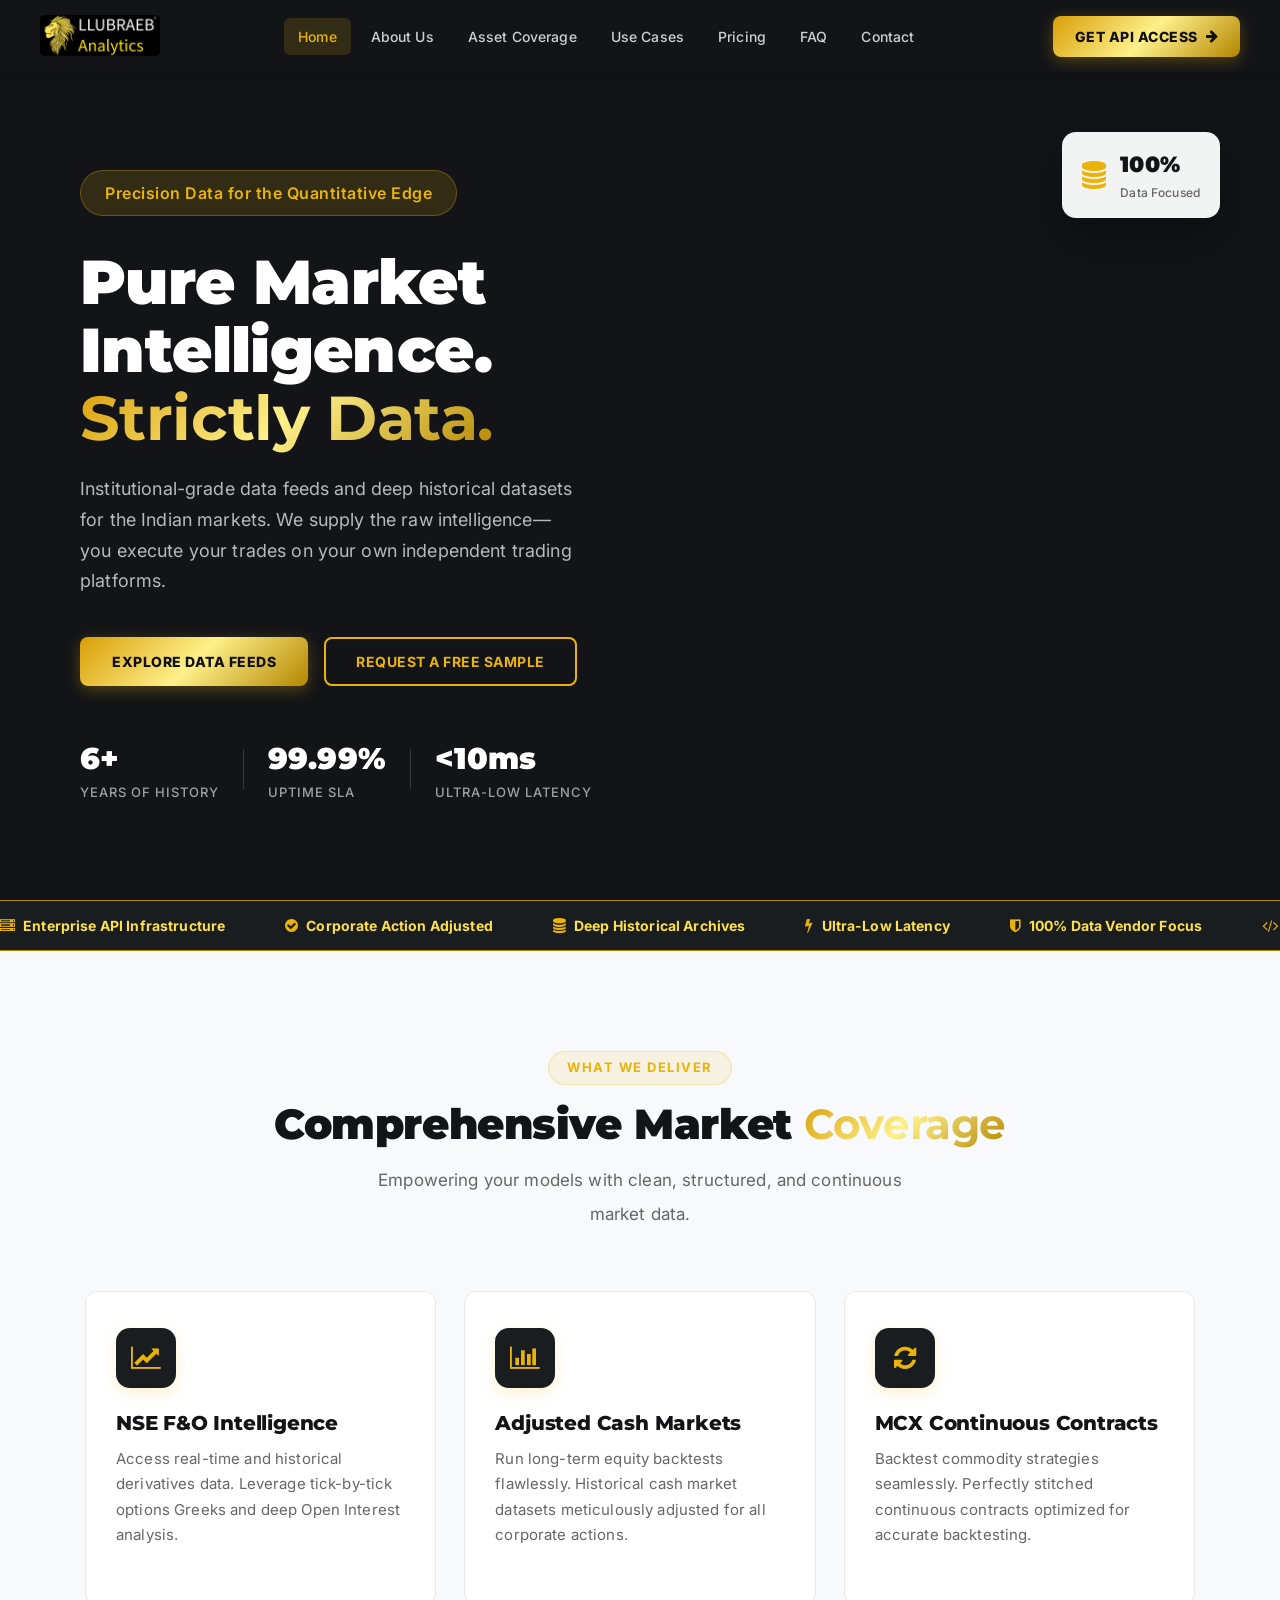
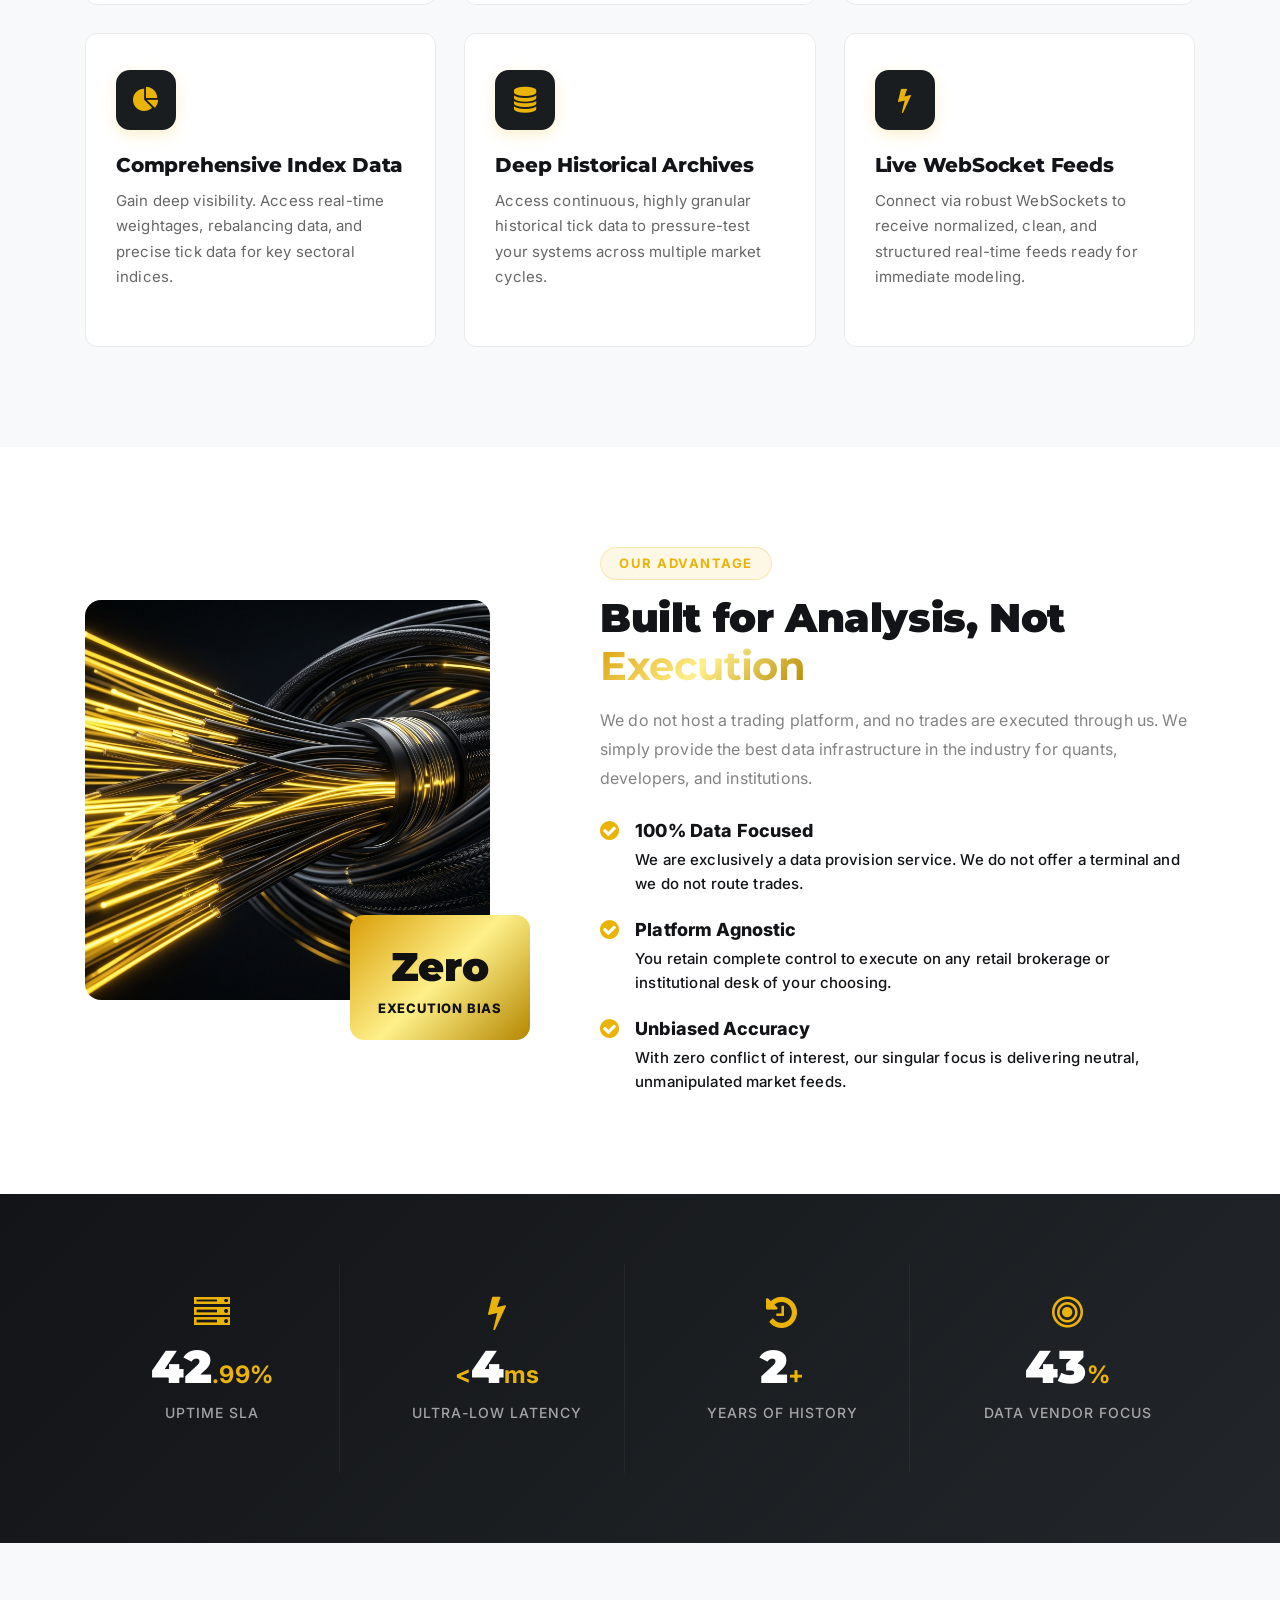
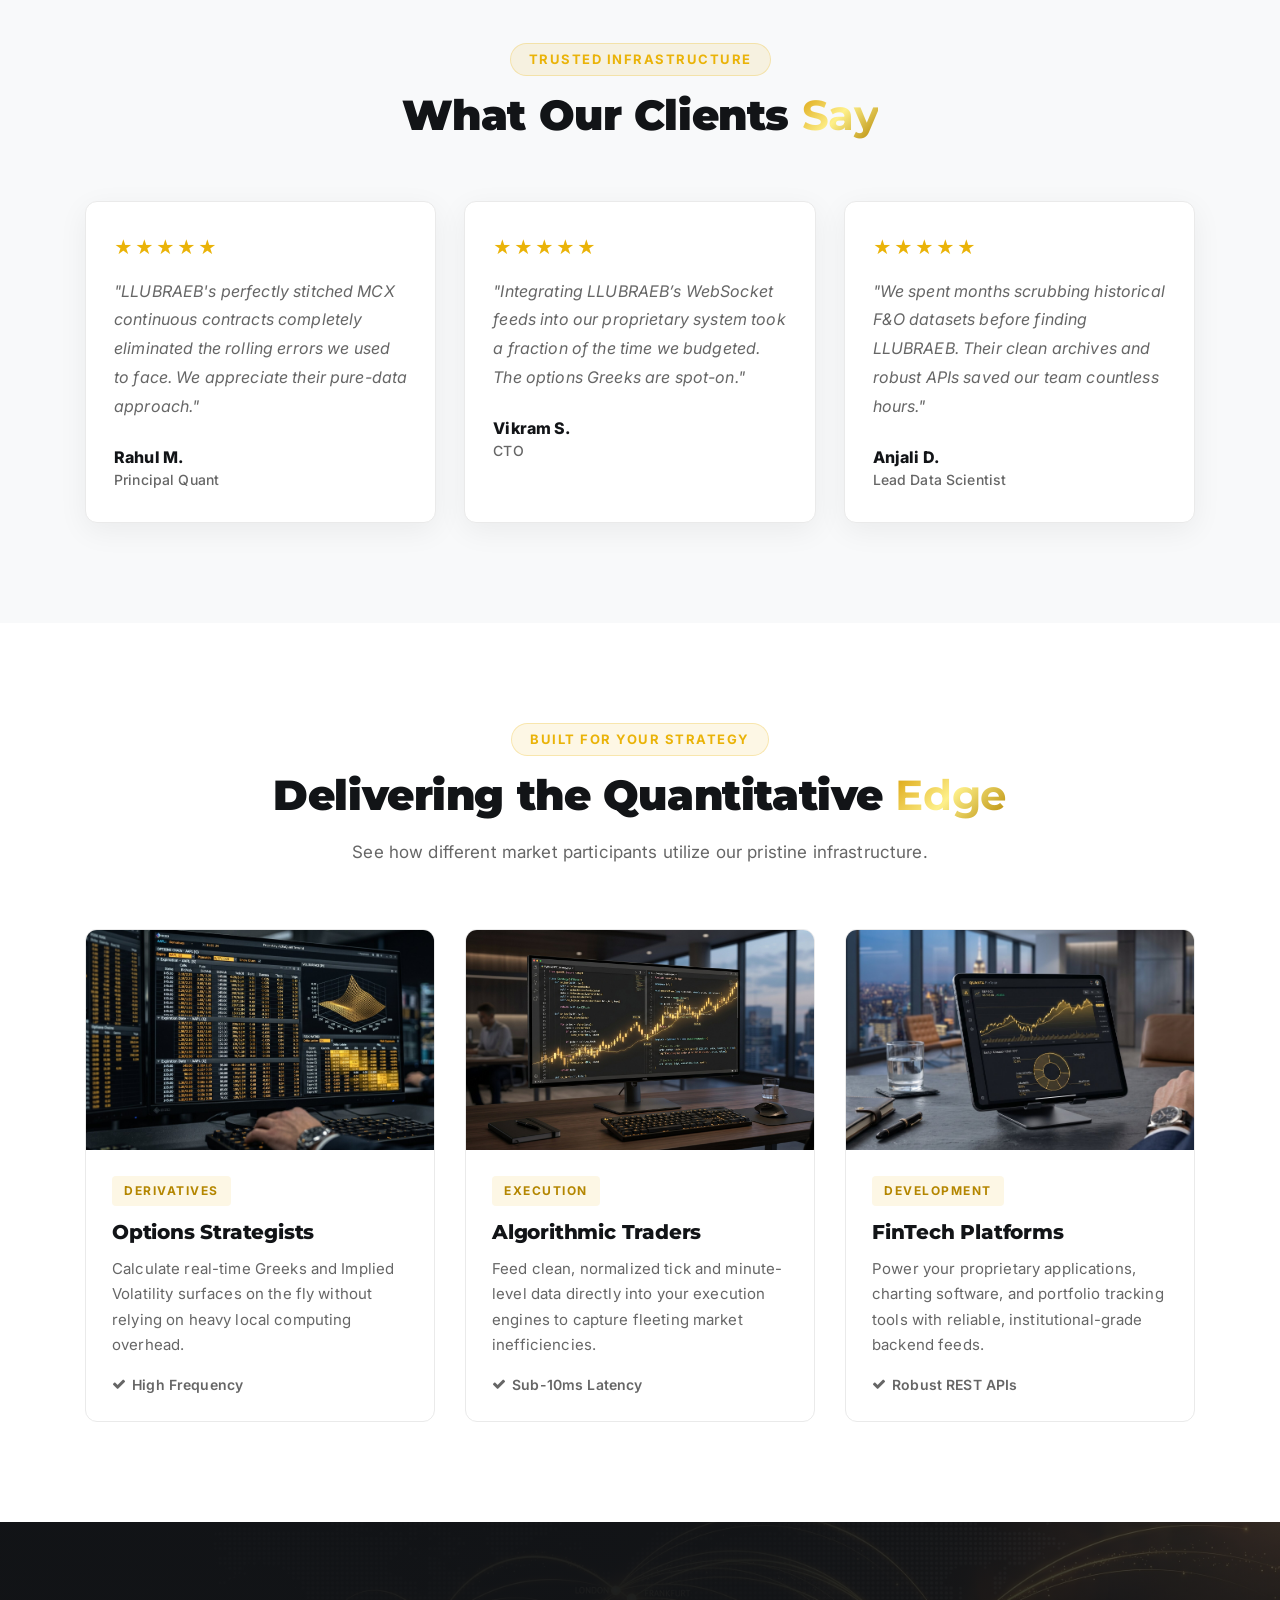
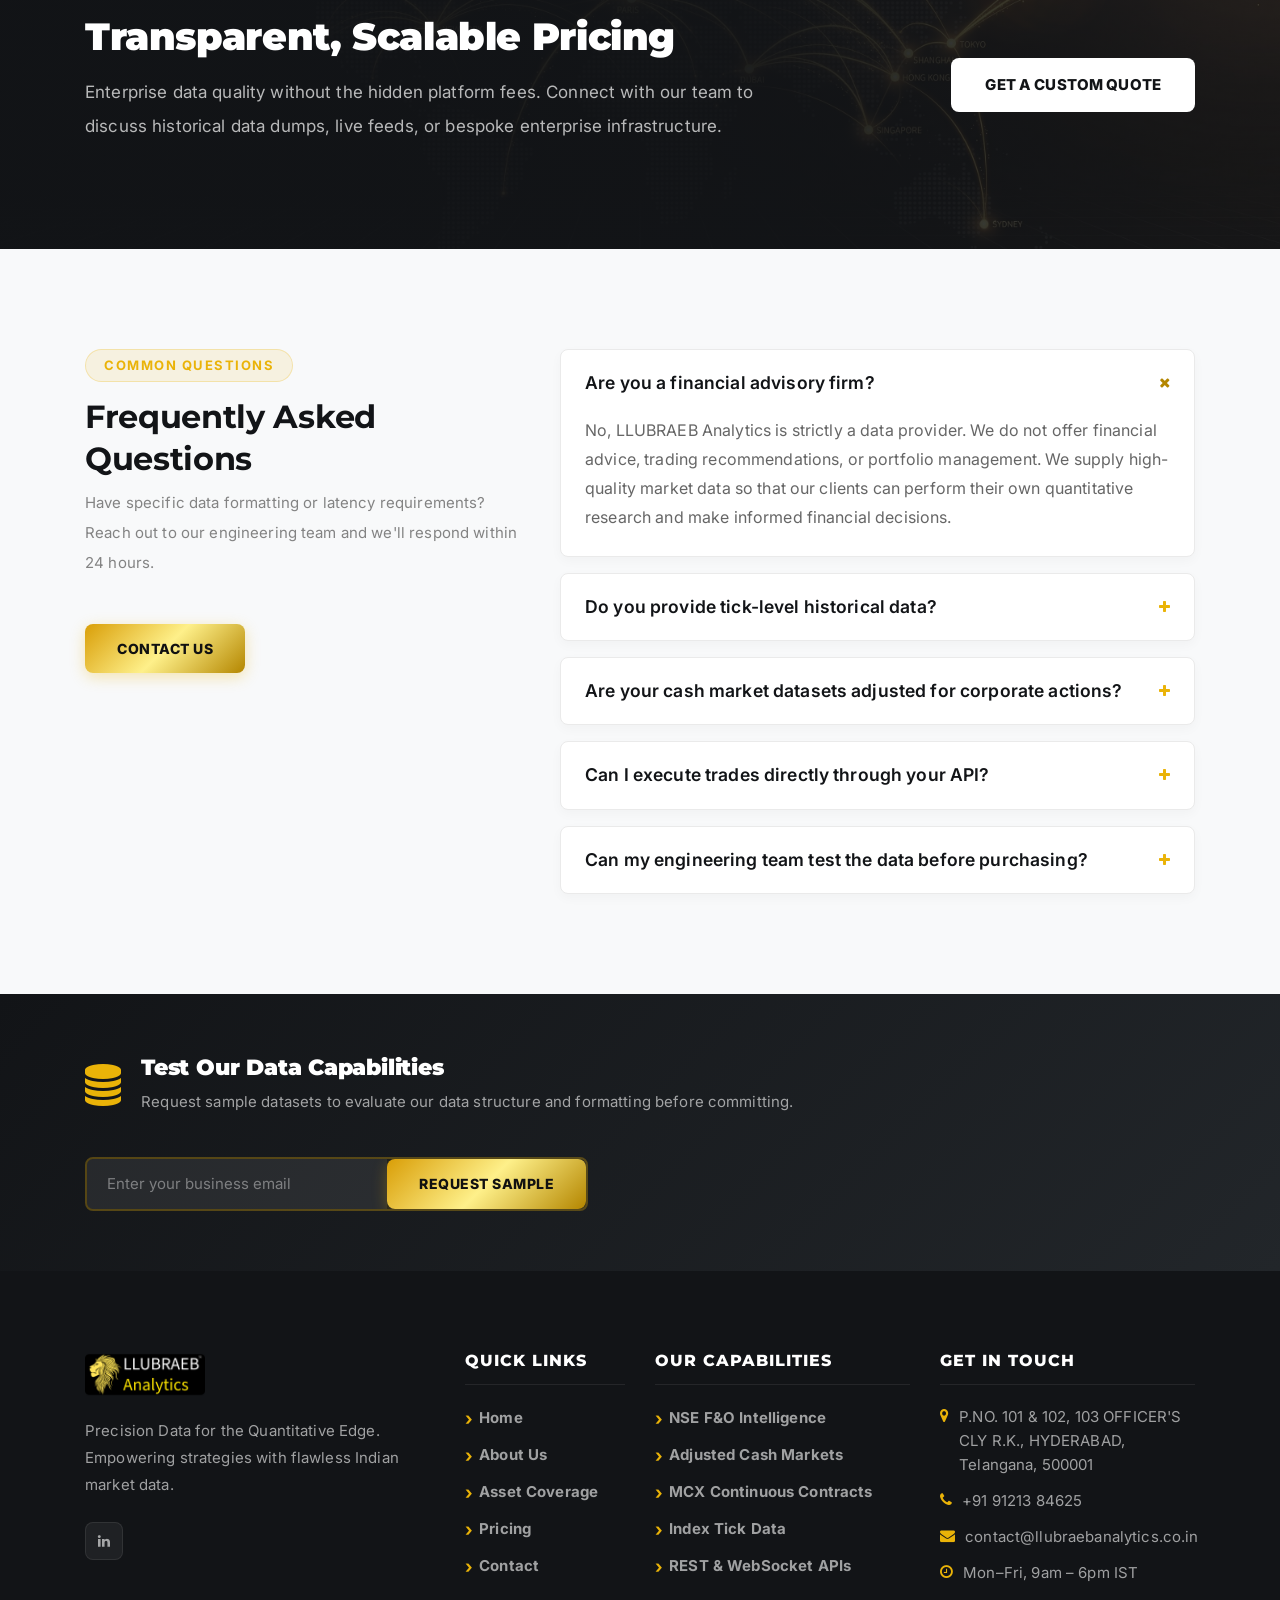
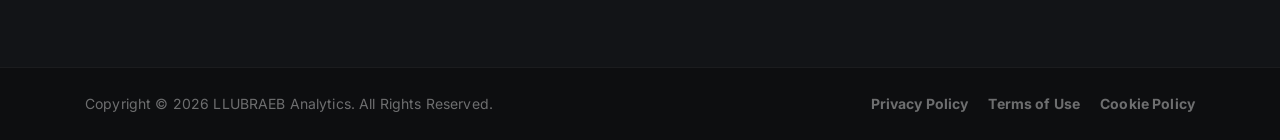
<file: index.html>
<!DOCTYPE html>
<html lang="en">
<head>
    <meta charset="UTF-8">
    <meta name="description" content="LLUBRAEB Analytics - Pure Market Intelligence. Institutional-grade data feeds and deep historical datasets for the Indian markets.">
    <meta http-equiv="X-UA-Compatible" content="IE=edge">
    <meta name="viewport" content="width=device-width, initial-scale=1, shrink-to-fit=no">
    <title>LLUBRAEB Analytics - Precision Data for the Quantitative Edge</title>
    <link rel="icon" type="image/png" href="img/core-img/logo.png">
    <link rel="stylesheet" href="style.css">
    <link rel="stylesheet" href="css/custom-override.css">
</head>
<body>
    <div class="preloader d-flex align-items-center justify-content-center">
        <div class="lds-ellipsis"><div></div><div></div><div></div><div></div></div>
    </div>

    <header class="ve-header" id="ve-sticky">
        <div class="container-fluid ve-nav-wrap">
            <div class="ve-logo">
                <a href="index.html" style="display: flex; align-items: center;">
                    <img src="img/core-img/logo.png" alt="LLUBRAEB Analytics Logo" style="height: 48px; width: auto;">
                </a>
            </div>
            <nav class="ve-nav">
                <ul>
                    <li><a href="index.html" class="active">Home</a></li>
                    <li><a href="about.html">About Us</a></li>
                    <li><a href="#coverage">Asset Coverage</a></li>
                    <li><a href="#use-cases">Use Cases</a></li>
                    <li><a href="#pricing">Pricing</a></li>
                    <li><a href="#faq">FAQ</a></li>
                    <li><a href="contact.html">Contact</a></li>
                </ul>
            </nav>
            <div class="ve-nav-cta"><a href="contact.html" class="ve-cta-btn">Get API Access <i class="fa fa-arrow-right"></i></a></div>
            <button class="ve-toggler" id="ve-toggle"><span></span><span></span><span></span></button>
        </div>
        <div class="ve-mobile-menu" id="ve-mobile-menu">
            <ul>
                <li><a href="index.html" class="active">Home</a></li>
                <li><a href="about.html">About Us</a></li>
                <li><a href="#coverage">Asset Coverage</a></li>
                <li><a href="#use-cases">Use Cases</a></li>
                <li><a href="#pricing">Pricing</a></li>
                <li><a href="#faq">FAQ</a></li>
                <li><a href="contact.html">Contact</a></li>
            </ul>
        </div>
    </header>

    <section class="ve-hero">
        <div class="ve-hero-left">
            <span class="ve-hero-badge">Precision Data for the Quantitative Edge</span>
            <h1>Pure Market Intelligence.<br><span class="ve-highlight">Strictly Data.</span></h1>
            <p>Institutional-grade data feeds and deep historical datasets for the Indian markets. We supply the raw intelligence—you execute your trades on your own independent trading platforms.</p>
            <div class="ve-hero-btns">
                <a href="#coverage" class="ve-btn-primary">Explore Data Feeds</a>
                <a href="contact.html" class="ve-btn-ghost">Request a Free Sample</a>
            </div>
            <div class="ve-hero-stats">
                <div class="ve-stat"><strong>6+</strong><span>Years of History</span></div>
                <div class="ve-stat-divider"></div>
                <div class="ve-stat"><strong>99.99%</strong><span>Uptime SLA</span></div>
                <div class="ve-stat-divider"></div>
                <div class="ve-stat"><strong>&lt;10ms</strong><span>Ultra-Low Latency</span></div>
            </div>
        </div>
        <div class="ve-hero-right">
            <div class="ve-hero-slideshow">
                <div class="slide" style="background-image:url(img/bg-img/1.jpg);"></div>
                <div class="slide" style="background-image:url(img/bg-img/2.jpg);"></div>
                <div class="slide" style="background-image:url(img/bg-img/3.jpg);"></div>
                <div class="slide" style="background-image:url(img/bg-img/4.jpg);"></div>
            </div>
            <div class="ve-float-card">
                <i class="fa fa-database"></i>
                <div><strong>100%</strong><span>Data Focused</span></div>
            </div>
        </div>
    </section>

    <div class="ve-trust-bar">
        <div class="ve-trust-inner">
            <span><i class="fa fa-server"></i> Enterprise API Infrastructure</span>
            <span><i class="fa fa-check-circle"></i> Corporate Action Adjusted</span>
            <span><i class="fa fa-database"></i> Deep Historical Archives</span>
            <span><i class="fa fa-bolt"></i> Ultra-Low Latency</span>
            <span><i class="fa fa-shield"></i> 100% Data Vendor Focus</span>
            <span><i class="fa fa-code"></i> Developer & Quant Friendly</span>
            <span><i class="fa fa-server"></i> Enterprise API Infrastructure</span>
            <span><i class="fa fa-check-circle"></i> Corporate Action Adjusted</span>
            <span><i class="fa fa-database"></i> Deep Historical Archives</span>
            <span><i class="fa fa-bolt"></i> Ultra-Low Latency</span>
        </div>
    </div>

    <section id="coverage" class="ve-section ve-services-section">
        <div class="container">
            <div class="ve-section-header text-center">
                <span class="ve-section-tag">What We Deliver</span>
                <h2>Comprehensive Market <span>Coverage</span></h2>
                <p>Empowering your models with clean, structured, and continuous market data.</p>
            </div>
            <div class="ve-services-grid">
                <div class="ve-service-card wow fadeInUp" data-wow-delay="100ms">
                    <div class="ve-service-icon"><i class="fa fa-line-chart"></i></div>
                    <h4>NSE F&O Intelligence</h4>
                    <p>Access real-time and historical derivatives data. Leverage tick-by-tick options Greeks and deep Open Interest analysis.</p>
                </div>
                <div class="ve-service-card wow fadeInUp" data-wow-delay="200ms">
                    <div class="ve-service-icon"><i class="fa fa-bar-chart"></i></div>
                    <h4>Adjusted Cash Markets</h4>
                    <p>Run long-term equity backtests flawlessly. Historical cash market datasets meticulously adjusted for all corporate actions.</p>
                </div>
                <div class="ve-service-card wow fadeInUp" data-wow-delay="300ms">
                    <div class="ve-service-icon"><i class="fa fa-refresh"></i></div>
                    <h4>MCX Continuous Contracts</h4>
                    <p>Backtest commodity strategies seamlessly. Perfectly stitched continuous contracts optimized for accurate backtesting.</p>
                </div>
                <div class="ve-service-card wow fadeInUp" data-wow-delay="400ms">
                    <div class="ve-service-icon"><i class="fa fa-pie-chart"></i></div>
                    <h4>Comprehensive Index Data</h4>
                    <p>Gain deep visibility. Access real-time weightages, rebalancing data, and precise tick data for key sectoral indices.</p>
                </div>
                <div class="ve-service-card wow fadeInUp" data-wow-delay="500ms">
                    <div class="ve-service-icon"><i class="fa fa-database"></i></div>
                    <h4>Deep Historical Archives</h4>
                    <p>Access continuous, highly granular historical tick data to pressure-test your systems across multiple market cycles.</p>
                </div>
                <div class="ve-service-card wow fadeInUp" data-wow-delay="600ms">
                    <div class="ve-service-icon"><i class="fa fa-bolt"></i></div>
                    <h4>Live WebSocket Feeds</h4>
                    <p>Connect via robust WebSockets to receive normalized, clean, and structured real-time feeds ready for immediate modeling.</p>
                </div>
            </div>
        </div>
    </section>

    <section class="ve-section ve-whyus-section">
        <div class="container">
            <div class="row align-items-center">
                <div class="col-12 col-lg-5">
                    <div class="ve-whyus-img-wrap wow fadeInLeft" data-wow-delay="100ms">
                        <div class="ve-whyus-img-main bg-img" style="background-image:url(img/bg-img/5.jpg);"></div>
                        <div class="ve-whyus-badge"><strong>Zero</strong><span>Execution Bias</span></div>
                    </div>
                </div>
                <div class="col-12 col-lg-7 wow fadeInRight" data-wow-delay="200ms">
                    <div class="ve-whyus-content">
                        <span class="ve-section-tag">Our Advantage</span>
                        <h2>Built for Analysis, Not <span>Execution</span></h2>
                        <p>We do not host a trading platform, and no trades are executed through us. We simply provide the best data infrastructure in the industry for quants, developers, and institutions.</p>
                        <div class="ve-checklist">
                            <div class="ve-check-item"><i class="fa fa-check-circle"></i><div><strong>100% Data Focused</strong><p>We are exclusively a data provision service. We do not offer a terminal and we do not route trades.</p></div></div>
                            <div class="ve-check-item"><i class="fa fa-check-circle"></i><div><strong>Platform Agnostic</strong><p>You retain complete control to execute on any retail brokerage or institutional desk of your choosing.</p></div></div>
                            <div class="ve-check-item"><i class="fa fa-check-circle"></i><div><strong>Unbiased Accuracy</strong><p>With zero conflict of interest, our singular focus is delivering neutral, unmanipulated market feeds.</p></div></div>
                        </div>
                    </div>
                </div>
            </div>
        </div>
    </section>

    <section class="ve-counter-section">
        <div class="container">
            <div class="ve-counter-grid">
                <div class="ve-counter-item wow fadeInUp" data-wow-delay="100ms"><i class="fa fa-server"></i><strong class="counter" data-count="99">0</strong><span>.99%</span><p>Uptime SLA</p></div>
                <div class="ve-counter-item wow fadeInUp" data-wow-delay="200ms"><i class="fa fa-bolt"></i><span>&lt;</span><strong class="counter" data-count="10">0</strong><span>ms</span><p>Ultra-Low Latency</p></div>
                <div class="ve-counter-item wow fadeInUp" data-wow-delay="300ms"><i class="fa fa-history"></i><strong class="counter" data-count="6">0</strong><span>+</span><p>Years of History</p></div>
                <div class="ve-counter-item wow fadeInUp" data-wow-delay="400ms"><i class="fa fa-bullseye"></i><strong class="counter" data-count="100">0</strong><span>%</span><p>Data Vendor Focus</p></div>
            </div>
        </div>
    </section>

    <section class="ve-section ve-testimonials-section">
        <div class="container">
            <div class="ve-section-header text-center">
                <span class="ve-section-tag">Trusted Infrastructure</span>
                <h2>What Our Clients <span>Say</span></h2>
            </div>
            <div class="ve-testi-grid">
                <div class="ve-testi-card wow fadeInUp" data-wow-delay="100ms">
                    <div class="ve-testi-stars">&#9733;&#9733;&#9733;&#9733;&#9733;</div>
                    <p>"LLUBRAEB's perfectly stitched MCX continuous contracts completely eliminated the rolling errors we used to face. We appreciate their pure-data approach."</p>
                    <div class="ve-testi-author"><div><strong>Rahul M.</strong><span>Principal Quant</span></div></div>
                </div>
                <div class="ve-testi-card wow fadeInUp" data-wow-delay="250ms">
                    <div class="ve-testi-stars">&#9733;&#9733;&#9733;&#9733;&#9733;</div>
                    <p>"Integrating LLUBRAEB’s WebSocket feeds into our proprietary system took a fraction of the time we budgeted. The options Greeks are spot-on."</p>
                    <div class="ve-testi-author"><div><strong>Vikram S.</strong><span>CTO</span></div></div>
                </div>
                <div class="ve-testi-card wow fadeInUp" data-wow-delay="400ms">
                    <div class="ve-testi-stars">&#9733;&#9733;&#9733;&#9733;&#9733;</div>
                    <p>"We spent months scrubbing historical F&O datasets before finding LLUBRAEB. Their clean archives and robust APIs saved our team countless hours."</p>
                    <div class="ve-testi-author"><div><strong>Anjali D.</strong><span>Lead Data Scientist</span></div></div>
                </div>
            </div>
        </div>
    </section>

    <section id="use-cases" class="ve-section ve-insights-section">
        <div class="container">
            <div class="ve-section-header text-center">
                <span class="ve-section-tag">Built For Your Strategy</span>
                <h2>Delivering the Quantitative <span>Edge</span></h2>
                <p>See how different market participants utilize our pristine infrastructure.</p>
            </div>
            <div class="row">
                <div class="col-12 col-md-4 wow fadeInUp" data-wow-delay="100ms">
                    <div class="ve-insight-card">
                        <div class="ve-insight-img bg-img" style="background-image:url(img/bg-img/10.jpg);"></div>
                        <div class="ve-insight-body">
                            <span class="ve-insight-cat">Derivatives</span>
                            <h5>Options Strategists</h5>
                            <p>Calculate real-time Greeks and Implied Volatility surfaces on the fly without relying on heavy local computing overhead.</p>
                            <div class="ve-insight-meta"><span><i class="fa fa-check"></i> High Frequency</span></div>
                        </div>
                    </div>
                </div>
                <div class="col-12 col-md-4 wow fadeInUp" data-wow-delay="250ms">
                    <div class="ve-insight-card">
                        <div class="ve-insight-img bg-img" style="background-image:url(img/bg-img/11.jpg);"></div>
                        <div class="ve-insight-body">
                            <span class="ve-insight-cat">Execution</span>
                            <h5>Algorithmic Traders</h5>
                            <p>Feed clean, normalized tick and minute-level data directly into your execution engines to capture fleeting market inefficiencies.</p>
                            <div class="ve-insight-meta"><span><i class="fa fa-check"></i> Sub-10ms Latency</span></div>
                        </div>
                    </div>
                </div>
                <div class="col-12 col-md-4 wow fadeInUp" data-wow-delay="400ms">
                    <div class="ve-insight-card">
                        <div class="ve-insight-img bg-img" style="background-image:url(img/bg-img/12.jpg);"></div>
                        <div class="ve-insight-body">
                            <span class="ve-insight-cat">Development</span>
                            <h5>FinTech Platforms</h5>
                            <p>Power your proprietary applications, charting software, and portfolio tracking tools with reliable, institutional-grade backend feeds.</p>
                            <div class="ve-insight-meta"><span><i class="fa fa-check"></i> Robust REST APIs</span></div>
                        </div>
                    </div>
                </div>
            </div>
        </div>
    </section>

    <section id="pricing" class="ve-cta-banner bg-img" style="background-image:url(img/bg-img/6.jpg);">
        <div class="ve-cta-overlay"></div>
        <div class="container ve-cta-content">
            <div class="row align-items-center">
                <div class="col-12 col-lg-8">
                    <h2>Transparent, Scalable <span>Pricing</span></h2>
                    <p>Enterprise data quality without the hidden platform fees. Connect with our team to discuss historical data dumps, live feeds, or bespoke enterprise infrastructure.</p>
                </div>
                <div class="col-12 col-lg-4 text-lg-right"><a href="contact.html" class="ve-btn-white">Get a Custom Quote</a></div>
            </div>
        </div>
    </section>

    <section id="faq" class="ve-section ve-faq-section bg-light" style="padding: 100px 0;">
        <div class="container">
            <div class="row align-items-start">
                <div class="col-12 col-lg-5 wow fadeInLeft" data-wow-delay="100ms">
                    <span class="ve-section-tag">Common Questions</span>
                    <h2>Frequently Asked <span>Questions</span></h2>
                    <p>Have specific data formatting or latency requirements? Reach out to our engineering team and we'll respond within 24 hours.</p>
                    <a href="contact.html" class="ve-btn-primary mt-30">Contact Us</a>
                </div>
                <div class="col-12 col-lg-7 wow fadeInRight" data-wow-delay="200ms">
                    <div class="ve-faq-list">
                        <div class="ve-faq-item open">
                            <div class="ve-faq-q"><span>Are you a financial advisory firm?</span><i class="fa fa-plus"></i></div>
                            <div class="ve-faq-a">No, LLUBRAEB Analytics is strictly a data provider. We do not offer financial advice, trading recommendations, or portfolio management. We supply high-quality market data so that our clients can perform their own quantitative research and make informed financial decisions.</div>
                        </div>
                        <div class="ve-faq-item">
                            <div class="ve-faq-q"><span>Do you provide tick-level historical data?</span><i class="fa fa-plus"></i></div>
                            <div class="ve-faq-a">Yes. Our historical archives include granular tick-by-tick data, allowing for precise slippage modeling and high-frequency backtesting.</div>
                        </div>
                        <div class="ve-faq-item">
                            <div class="ve-faq-q"><span>Are your cash market datasets adjusted for corporate actions?</span><i class="fa fa-plus"></i></div>
                            <div class="ve-faq-a">Absolutely. All historical equity data is meticulously adjusted for corporate actions, including splits, bonuses, and dividends, to ensure seamless backtesting.</div>
                        </div>
                        <div class="ve-faq-item">
                            <div class="ve-faq-q"><span>Can I execute trades directly through your API?</span><i class="fa fa-plus"></i></div>
                            <div class="ve-faq-a">No. LLUBRAEB Analytics is strictly a data vendor. We provide the intelligence; you use your own connected brokerage or proprietary terminal to execute the trades.</div>
                        </div>
                        <div class="ve-faq-item">
                            <div class="ve-faq-q"><span>Can my engineering team test the data before purchasing?</span><i class="fa fa-plus"></i></div>
                            <div class="ve-faq-a">Yes. We provide sample datasets so your developers and quants can evaluate our data structure, cleanliness, and formatting before making a commitment.</div>
                        </div>
                    </div>
                </div>
            </div>
        </div>
    </section>

    <section class="ve-newsletter-section">
        <div class="container">
            <div class="ve-newsletter-wrap">
                <div class="ve-nl-left">
                    <i class="fa fa-database"></i>
                    <div>
                        <h3>Test Our Data Capabilities</h3>
                        <p>Request sample datasets to evaluate our data structure and formatting before committing.</p>
                    </div>
                </div>
                <div class="ve-nl-right">
                    <form class="ve-nl-form" action="javascript:void(0);" onsubmit="alert('Thank you! Your request has been received. Our team will contact you shortly.'); return false;">
                        <input type="email" placeholder="Enter your business email" required>
                        <button type="submit">Request Sample</button>
                    </form>
                </div>
            </div>
        </div>
    </section>

    <footer class="ve-footer">
        <div class="container">
            <div class="row">
                <div class="col-12 col-sm-6 col-lg-4 mb-50">
                    <div class="ve-footer-brand">
                        <a href="index.html" class="ve-footer-logo" style="display: flex; align-items: center; margin-bottom: 15px;">
                            <img src="img/core-img/logo.png" alt="LLUBRAEB Analytics Logo" style="height: 48px; width: auto;">
                        </a>
                        <p>Precision Data for the Quantitative Edge. Empowering strategies with flawless Indian market data.</p>
                        <div class="ve-social"><a href="https://www.linkedin.com/company/llubraeb-academy/"><i class="fa fa-linkedin"></i></a></div>
                    </div>
                </div>
                <div class="col-12 col-sm-6 col-lg-2 mb-50">
                    <h5 class="ve-footer-title">Quick Links</h5>
                    <ul class="ve-footer-links">
                        <li><a href="index.html">Home</a></li>
                        <li><a href="about.html">About Us</a></li>
                        <li><a href="#coverage">Asset Coverage</a></li>
                        <li><a href="#pricing">Pricing</a></li>
                        <li><a href="contact.html">Contact</a></li>
                    </ul>
                </div>
                <div class="col-12 col-sm-6 col-lg-3 mb-50">
                    <h5 class="ve-footer-title">Our Capabilities</h5>
                    <ul class="ve-footer-links">
                        <li><a href="services.html">NSE F&O Intelligence</a></li>
                        <li><a href="services.html">Adjusted Cash Markets</a></li>
                        <li><a href="services.html">MCX Continuous Contracts</a></li>
                        <li><a href="services.html">Index Tick Data</a></li>
                        <li><a href="services.html">REST & WebSocket APIs</a></li>
                    </ul>
                </div>
                <div class="col-12 col-sm-6 col-lg-3 mb-50">
                    <h5 class="ve-footer-title">Get In Touch</h5>
                    <ul class="ve-footer-contact">
                        <li><i class="fa fa-map-marker"></i> P.NO. 101 & 102, 103 OFFICER'S CLY R.K., HYDERABAD, Telangana, 500001</li>
                        <li><i class="fa fa-phone"></i> +91 91213 84625</li>
                        <li><i class="fa fa-envelope"></i> contact@llubraebanalytics.co.in</li>
                        <li><i class="fa fa-clock-o"></i> Mon–Fri, 9am – 6pm IST</li>
                    </ul>
                </div>
            </div>
        </div>

        <div class="ve-footer-bottom">
            <div class="container">
                <div class="ve-footer-bottom-inner">
                    <p>Copyright &copy; <script>document.write(new Date().getFullYear());</script> LLUBRAEB Analytics. All Rights Reserved.</p>
                    <ul>
                        <li><a href="privacy.html">Privacy Policy</a></li>
                        <li><a href="terms.html">Terms of Use</a></li>
                        <li><a href="cookie.html">Cookie Policy</a></li>
                    </ul>
                </div>
            </div>
        </div>
    </footer>

    <script src="js/jquery/jquery-2.2.4.min.js"></script>
    <script src="js/bootstrap/popper.min.js"></script>
    <script src="js/bootstrap/bootstrap.min.js"></script>
    <script src="js/plugins/plugins.js"></script>
    <script src="js/active.js"></script>
    <script src="js/vaultedge.js"></script>
</body>
</html>
</file>
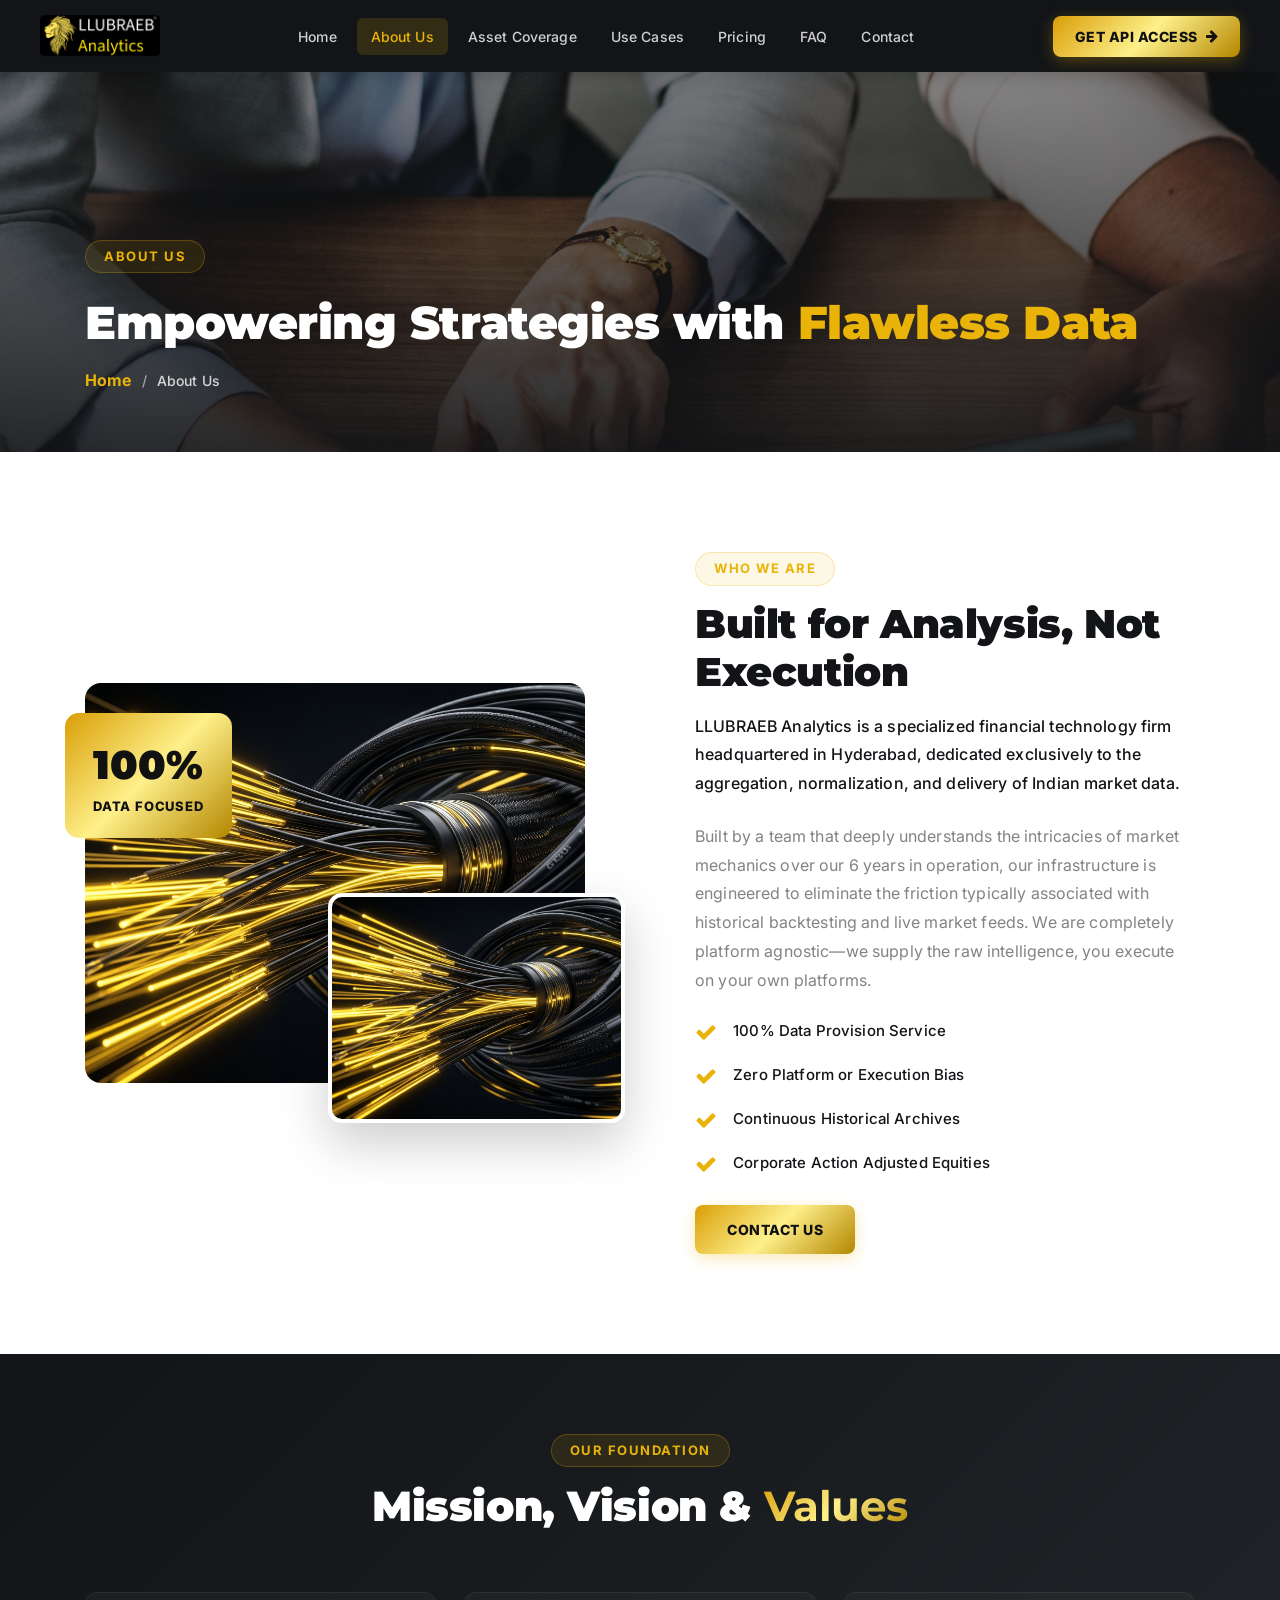
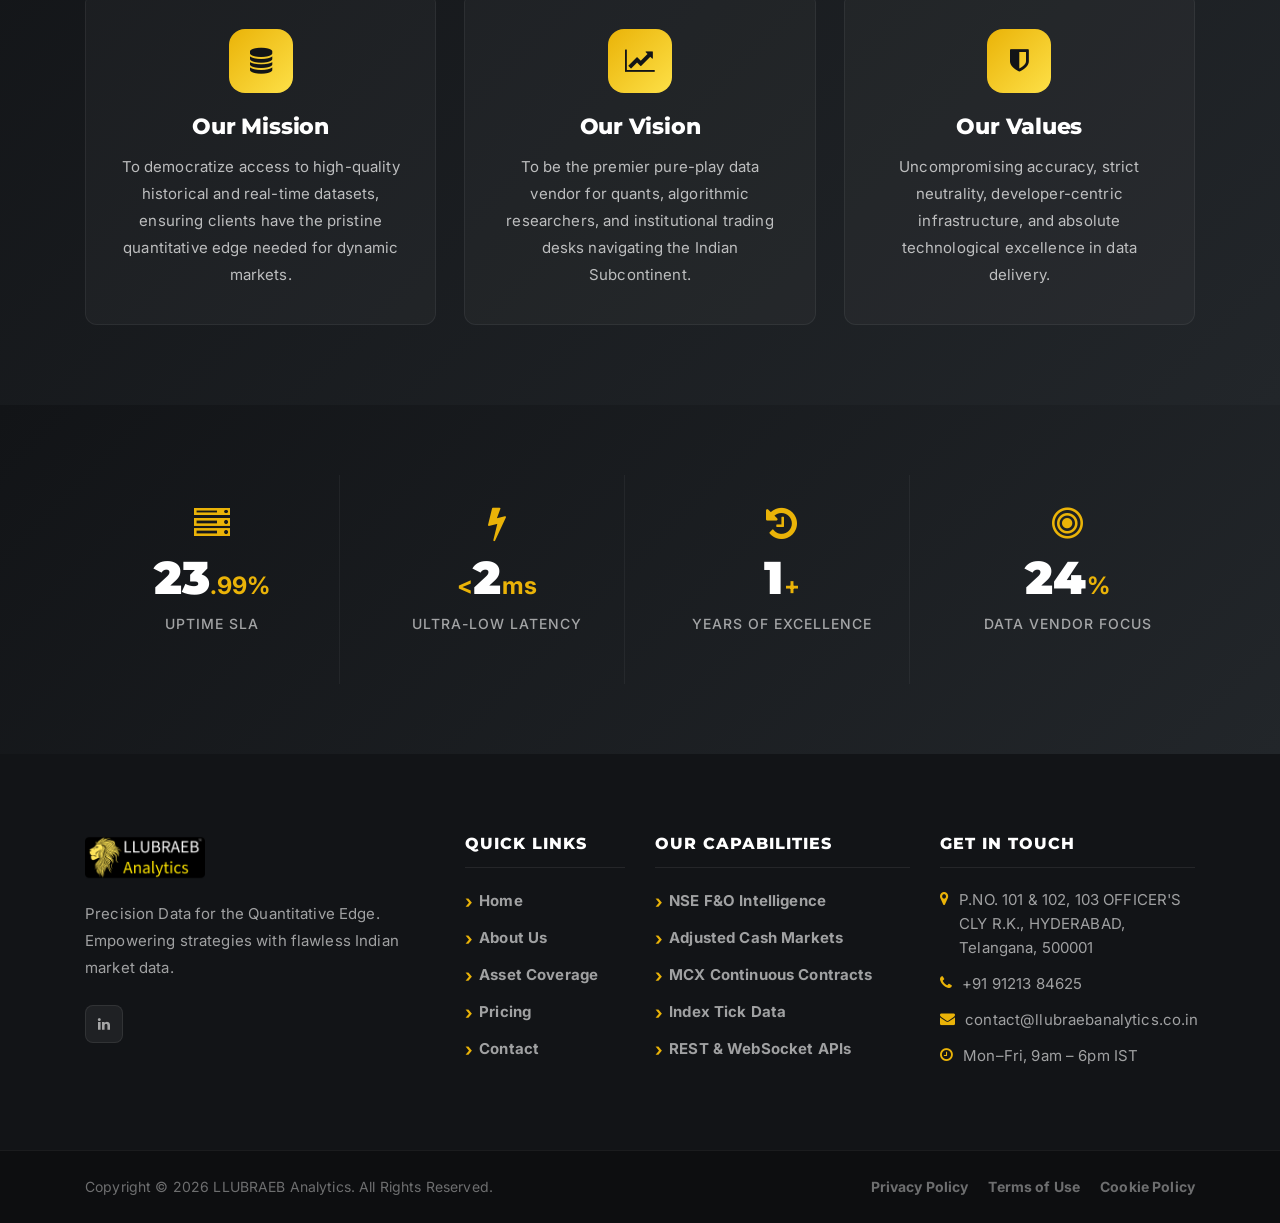
<file: about.html>
<!DOCTYPE html>
<html lang="en">
<head>
    <meta charset="UTF-8">
    <meta name="description" content="Learn about LLUBRAEB Analytics — our infrastructure, mission, and commitment to pristine market data.">
    <meta http-equiv="X-UA-Compatible" content="IE=edge">
    <meta name="viewport" content="width=device-width, initial-scale=1, shrink-to-fit=no">
    <title>About Us — LLUBRAEB Analytics</title>

    <link rel="icon" type="image/png" href="img/core-img/logo.png">
    <link rel="stylesheet" href="style.css">
    <link rel="stylesheet" href="css/custom-override.css">
</head>
<body>
    <div class="preloader d-flex align-items-center justify-content-center">
        <div class="lds-ellipsis"><div></div><div></div><div></div><div></div></div>
    </div>
    
    <header class="ve-header" id="ve-sticky">
        <div class="container-fluid ve-nav-wrap">
            <div class="ve-logo">
                <a href="index.html" style="display: flex; align-items: center;">
                    <img src="img/core-img/logo.png" alt="LLUBRAEB Analytics Logo" style="height: 48px; width: auto;">
                </a>
            </div>
            <nav class="ve-nav">
                <ul>
                    <li><a href="index.html">Home</a></li>
                    <li><a href="about.html" class="active">About Us</a></li>
                    <li><a href="index.html#coverage">Asset Coverage</a></li>
                    <li><a href="index.html#use-cases">Use Cases</a></li>
                    <li><a href="index.html#pricing">Pricing</a></li>
                    <li><a href="index.html#faq">FAQ</a></li>
                    <li><a href="contact.html">Contact</a></li>
                </ul>
            </nav>
            <div class="ve-nav-cta"><a href="contact.html" class="ve-cta-btn">Get API Access <i class="fa fa-arrow-right"></i></a></div>
            <button class="ve-toggler" id="ve-toggle"><span></span><span></span><span></span></button>
        </div>
        <div class="ve-mobile-menu" id="ve-mobile-menu">
            <ul>
                <li><a href="index.html">Home</a></li>
                <li><a href="about.html" class="active">About Us</a></li>
                <li><a href="index.html#coverage">Asset Coverage</a></li>
                <li><a href="index.html#use-cases">Use Cases</a></li>
                <li><a href="index.html#pricing">Pricing</a></li>
                <li><a href="index.html#faq">FAQ</a></li>
                <li><a href="contact.html">Contact</a></li>
            </ul>
        </div>
    </header>

    <section class="ve-page-hero" style="background-image:url(img/bg-img/13.jpg);">
        <div class="ve-page-hero-overlay"></div>
        <div class="container ve-page-hero-content">
            <span class="ve-section-tag">About Us</span>
            <h1>Empowering Strategies with <span>Flawless Data</span></h1>
            <nav aria-label="breadcrumb">
                <ol class="ve-breadcrumb">
                    <li><a href="index.html">Home</a></li>
                    <li class="active">About Us</li>
                </ol>
            </nav>
        </div>
    </section>

    <section class="ve-section">
        <div class="container">
            <div class="row align-items-center">
                <div class="col-12 col-lg-6 wow fadeInLeft" data-wow-delay="100ms">
                    <div class="ve-about-img-stack">
                        <div class="ve-about-img-1 bg-img" style="background-image:url(img/bg-img/14.jpg);"></div>
                        <div class="ve-about-img-2 bg-img" style="background-image:url(img/bg-img/5.jpg);"></div>
                        <div class="ve-about-ribbon"><strong>100%</strong><span>Data Focused</span></div>
                    </div>
                </div>
                <div class="col-12 col-lg-6 wow fadeInRight" data-wow-delay="200ms">
                    <div class="ve-about-text">
                        <span class="ve-section-tag">Who We Are</span>
                        <h2>Built for Analysis, Not <span>Execution</span></h2>
                        <p class="ve-lead">LLUBRAEB Analytics is a specialized financial technology firm headquartered in Hyderabad, dedicated exclusively to the aggregation, normalization, and delivery of Indian market data.</p>
                        <p>Built by a team that deeply understands the intricacies of market mechanics over our 6 years in operation, our infrastructure is engineered to eliminate the friction typically associated with historical backtesting and live market feeds. We are completely platform agnostic—we supply the raw intelligence, you execute on your own platforms.</p>
                        <div class="ve-about-features">
                            <div class="ve-af-item"><i class="fa fa-check"></i><span>100% Data Provision Service</span></div>
                            <div class="ve-af-item"><i class="fa fa-check"></i><span>Zero Platform or Execution Bias</span></div>
                            <div class="ve-af-item"><i class="fa fa-check"></i><span>Continuous Historical Archives</span></div>
                            <div class="ve-af-item"><i class="fa fa-check"></i><span>Corporate Action Adjusted Equities</span></div>
                        </div>
                        <a href="contact.html" class="ve-btn-primary mt-30">Contact Us</a>
                    </div>
                </div>
            </div>
        </div>
    </section>

    <section class="ve-mvv-section">
        <div class="container">
            <div class="ve-section-header text-center">
                <span class="ve-section-tag">Our Foundation</span>
                <h2>Mission, Vision &amp; <span>Values</span></h2>
            </div>
            <div class="ve-mvv-grid">
                <div class="ve-mvv-card wow fadeInUp" data-wow-delay="100ms">
                    <div class="ve-mvv-icon"><i class="fa fa-database"></i></div>
                    <h4>Our Mission</h4>
                    <p>To democratize access to high-quality historical and real-time datasets, ensuring clients have the pristine quantitative edge needed for dynamic markets.</p>
                </div>
                <div class="ve-mvv-card wow fadeInUp" data-wow-delay="250ms">
                    <div class="ve-mvv-icon"><i class="fa fa-line-chart"></i></div>
                    <h4>Our Vision</h4>
                    <p>To be the premier pure-play data vendor for quants, algorithmic researchers, and institutional trading desks navigating the Indian Subcontinent.</p>
                </div>
                <div class="ve-mvv-card wow fadeInUp" data-wow-delay="400ms">
                    <div class="ve-mvv-icon"><i class="fa fa-shield"></i></div>
                    <h4>Our Values</h4>
                    <p>Uncompromising accuracy, strict neutrality, developer-centric infrastructure, and absolute technological excellence in data delivery.</p>
                </div>
            </div>
        </div>
    </section>

    <section class="ve-counter-section">
        <div class="container">
            <div class="ve-counter-grid">
                <div class="ve-counter-item wow fadeInUp" data-wow-delay="100ms"><i class="fa fa-server"></i><strong class="counter" data-count="99">0</strong><span>.99%</span><p>Uptime SLA</p></div>
                <div class="ve-counter-item wow fadeInUp" data-wow-delay="200ms"><i class="fa fa-bolt"></i><span>&lt;</span><strong class="counter" data-count="10">0</strong><span>ms</span><p>Ultra-Low Latency</p></div>
                <div class="ve-counter-item wow fadeInUp" data-wow-delay="300ms"><i class="fa fa-history"></i><strong class="counter" data-count="6">0</strong><span>+</span><p>Years of Excellence</p></div>
                <div class="ve-counter-item wow fadeInUp" data-wow-delay="400ms"><i class="fa fa-bullseye"></i><strong class="counter" data-count="100">0</strong><span>%</span><p>Data Vendor Focus</p></div>
            </div>
        </div>
    </section>

    <footer class="ve-footer">
        <div class="container">
            <div class="row">
                <div class="col-12 col-sm-6 col-lg-4 mb-50">
                    <div class="ve-footer-brand">
                        <a href="index.html" class="ve-footer-logo" style="display: flex; align-items: center; margin-bottom: 15px;">
                            <img src="img/core-img/logo.png" alt="LLUBRAEB Analytics Logo" style="height: 48px; width: auto;">
                        </a>
                        <p>Precision Data for the Quantitative Edge. Empowering strategies with flawless Indian market data.</p>
                        <div class="ve-social"><a href="https://www.linkedin.com/company/llubraeb-academy/"><i class="fa fa-linkedin"></i></a></div>
                    </div>
                </div>
                <div class="col-12 col-sm-6 col-lg-2 mb-50">
                    <h5 class="ve-footer-title">Quick Links</h5>
                    <ul class="ve-footer-links">
                        <li><a href="index.html">Home</a></li>
                        <li><a href="about.html">About Us</a></li>
                        <li><a href="index.html#coverage">Asset Coverage</a></li>
                        <li><a href="index.html#pricing">Pricing</a></li>
                        <li><a href="contact.html">Contact</a></li>
                    </ul>
                </div>
                <div class="col-12 col-sm-6 col-lg-3 mb-50">
                    <h5 class="ve-footer-title">Our Capabilities</h5>
                    <ul class="ve-footer-links">
                        <li><a href="services.html">NSE F&O Intelligence</a></li>
                        <li><a href="services.html">Adjusted Cash Markets</a></li>
                        <li><a href="services.html">MCX Continuous Contracts</a></li>
                        <li><a href="services.html">Index Tick Data</a></li>
                        <li><a href="services.html">REST & WebSocket APIs</a></li>
                    </ul>
                </div>
                <div class="col-12 col-sm-6 col-lg-3 mb-50">
                    <h5 class="ve-footer-title">Get In Touch</h5>
                    <ul class="ve-footer-contact">
                        <li><i class="fa fa-map-marker"></i> P.NO. 101 & 102, 103 OFFICER'S CLY R.K., HYDERABAD, Telangana, 500001</li>
                        <li><i class="fa fa-phone"></i> +91 91213 84625</li>
                        <li><i class="fa fa-envelope"></i> contact@llubraebanalytics.co.in</li>
                        <li><i class="fa fa-clock-o"></i> Mon–Fri, 9am – 6pm IST</li>
                    </ul>
                </div>
            </div>
        </div>
        <div class="ve-footer-bottom">
            <div class="container">
                <div class="ve-footer-bottom-inner">
                    <p>Copyright &copy; <script>document.write(new Date().getFullYear());</script> LLUBRAEB Analytics. All Rights Reserved.</p>
                    <ul>
                        <li><a href="privacy.html">Privacy Policy</a></li>
                        <li><a href="terms.html">Terms of Use</a></li>
                        <li><a href="cookie.html">Cookie Policy</a></li>
                    </ul>
                </div>
            </div>
        </div>
    </footer>
    <script src="js/jquery/jquery-2.2.4.min.js"></script>
    <script src="js/bootstrap/popper.min.js"></script>
    <script src="js/bootstrap/bootstrap.min.js"></script>
    <script src="js/plugins/plugins.js"></script>
    <script src="js/active.js"></script>
    <script src="js/vaultedge.js"></script>
</body>
</html>
</file>
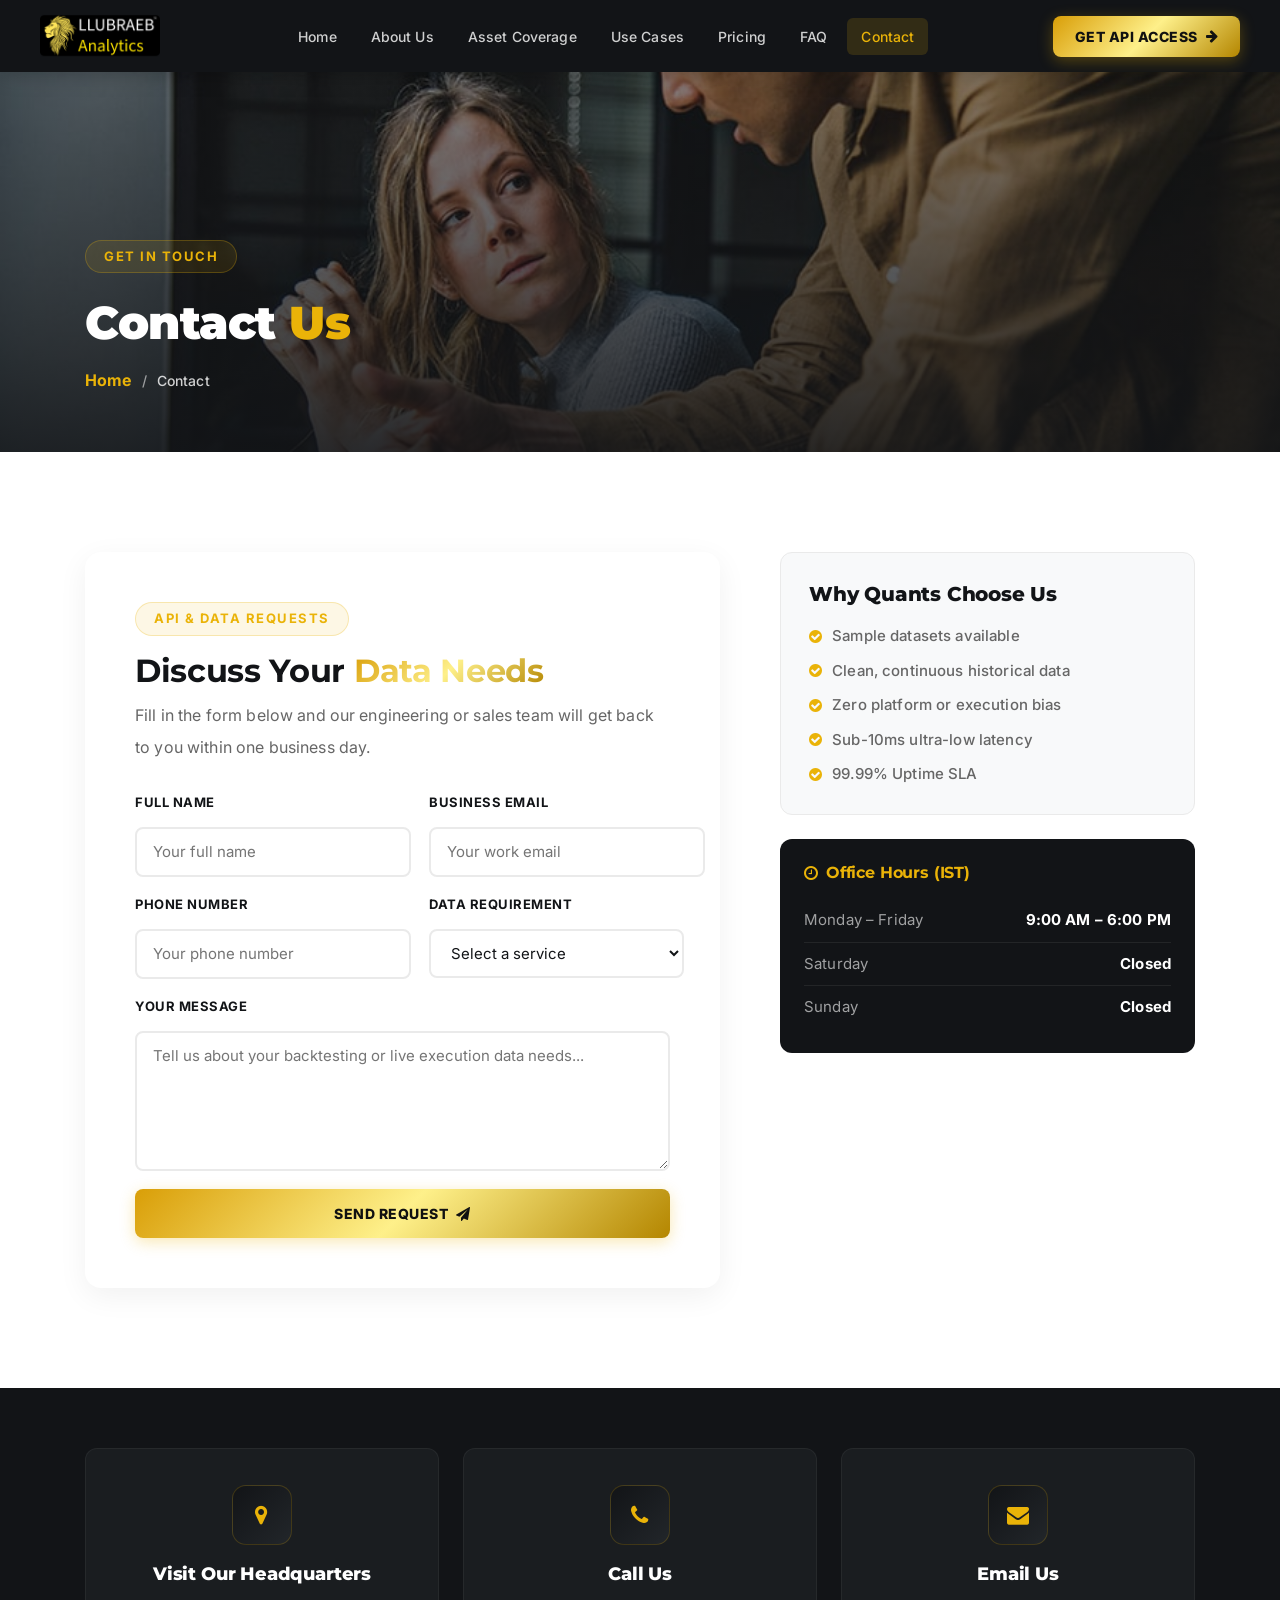
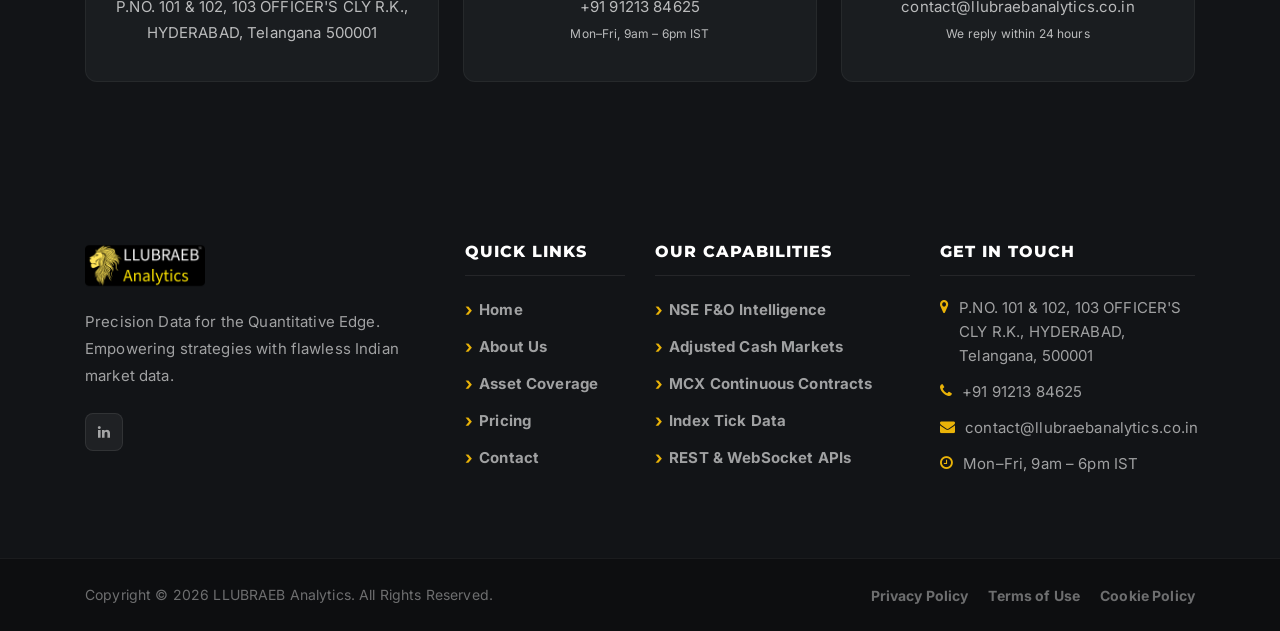
<file: contact.html>
<!DOCTYPE html>
<html lang="en">
<head>
    <meta charset="UTF-8">
    <meta name="description" content="Get in touch with LLUBRAEB Analytics to discuss API integration, historical data dumps, and custom feed requirements.">
    <meta http-equiv="X-UA-Compatible" content="IE=edge">
    <meta name="viewport" content="width=device-width, initial-scale=1, shrink-to-fit=no">
    <title>Contact Us — LLUBRAEB Analytics</title>
    
    <link rel="icon" type="image/png" href="img/core-img/logo.png">
    <link rel="stylesheet" href="style.css">
    <link rel="stylesheet" href="css/custom-override.css">
</head>
<body>
    <div class="preloader d-flex align-items-center justify-content-center">
        <div class="lds-ellipsis"><div></div><div></div><div></div><div></div></div>
    </div>
    
    <header class="ve-header" id="ve-sticky">
        <div class="container-fluid ve-nav-wrap">
            <div class="ve-logo">
                <a href="index.html" style="display: flex; align-items: center;">
                    <img src="img/core-img/logo.png" alt="LLUBRAEB Analytics Logo" style="height: 48px; width: auto;">
                </a>
            </div>
            <nav class="ve-nav">
                <ul>
                    <li><a href="index.html">Home</a></li>
                    <li><a href="about.html">About Us</a></li>
                    <li><a href="services.html">Asset Coverage</a></li>
                    <li><a href="index.html#use-cases">Use Cases</a></li>
                    <li><a href="index.html#pricing">Pricing</a></li>
                    <li><a href="index.html#faq">FAQ</a></li>
                    <li><a href="contact.html" class="active">Contact</a></li>
                </ul>
            </nav>
            <div class="ve-nav-cta"><a href="contact.html" class="ve-cta-btn">Get API Access <i class="fa fa-arrow-right"></i></a></div>
            <button class="ve-toggler" id="ve-toggle"><span></span><span></span><span></span></button>
        </div>
        <div class="ve-mobile-menu" id="ve-mobile-menu">
            <ul>
                <li><a href="index.html">Home</a></li>
                <li><a href="about.html">About Us</a></li>
                <li><a href="services.html">Asset Coverage</a></li>
                <li><a href="index.html#use-cases">Use Cases</a></li>
                <li><a href="index.html#pricing">Pricing</a></li>
                <li><a href="index.html#faq">FAQ</a></li>
                <li><a href="contact.html" class="active">Contact</a></li>
            </ul>
        </div>
    </header>

    <section class="ve-page-hero" style="background-image:url(img/bg-img/22.jpg);">
        <div class="ve-page-hero-overlay"></div>
        <div class="container ve-page-hero-content">
            <span class="ve-section-tag">Get In Touch</span>
            <h1>Contact <span>Us</span></h1>
            <nav aria-label="breadcrumb">
                <ol class="ve-breadcrumb">
                    <li><a href="index.html">Home</a></li>
                    <li class="active">Contact</li>
                </ol>
            </nav>
        </div>
    </section>

    <section class="ve-section ve-contact-section">
        <div class="container">
            <div class="row">
                <div class="col-12 col-lg-7 wow fadeInLeft" data-wow-delay="100ms">
                    <div class="ve-contact-form-wrap">
                        <span class="ve-section-tag">API & Data Requests</span>
                        <h2>Discuss Your <span>Data Needs</span></h2>
                        <p>Fill in the form below and our engineering or sales team will get back to you within one business day.</p>
                        <form class="ve-contact-form" action="javascript:void(0);" onsubmit="alert('Thank you! Your request has been received. Our team will contact you shortly.'); return false;">
                            <div class="ve-form-row">
                                <div class="ve-form-group">
                                    <label>Full Name</label>
                                    <input type="text" placeholder="Your full name" required>
                                </div>
                                <div class="ve-form-group">
                                    <label>Business Email</label>
                                    <input type="email" placeholder="Your work email" required>
                                </div>
                            </div>
                            <div class="ve-form-row">
                                <div class="ve-form-group">
                                    <label>Phone Number</label>
                                    <input type="tel" placeholder="Your phone number">
                                </div>
                                <div class="ve-form-group">
                                    <label>Data Requirement</label>
                                    <select required>
                                        <option value="">Select a service</option>
                                        <option>Historical Data Dumps</option>
                                        <option>Live API / WebSocket Feeds</option>
                                        <option>Enterprise Infrastructure</option>
                                        <option>Request a Free Sample</option>
                                        <option>Other / Custom Feed</option>
                                    </select>
                                </div>
                            </div>
                            <div class="ve-form-group">
                                <label>Your Message</label>
                                <textarea rows="5" placeholder="Tell us about your backtesting or live execution data needs..."></textarea>
                            </div>
                            <button type="submit" class="ve-btn-primary">Send Request <i class="fa fa-paper-plane"></i></button>
                        </form>
                    </div>
                </div>
                <div class="col-12 col-lg-5 wow fadeInRight" data-wow-delay="200ms">
                    <div class="ve-contact-aside">
                        <div class="ve-ca-box">
                            <h4>Why Quants Choose Us</h4>
                            <ul class="ve-ca-list">
                                <li><i class="fa fa-check-circle"></i> Sample datasets available</li>
                                <li><i class="fa fa-check-circle"></i> Clean, continuous historical data</li>
                                <li><i class="fa fa-check-circle"></i> Zero platform or execution bias</li>
                                <li><i class="fa fa-check-circle"></i> Sub-10ms ultra-low latency</li>
                                <li><i class="fa fa-check-circle"></i> 99.99% Uptime SLA</li>
                            </ul>
                        </div>
                        <div class="ve-ca-hours">
                            <h5><i class="fa fa-clock-o"></i> Office Hours (IST)</h5>
                            <ul>
                                <li><span>Monday – Friday</span><strong>9:00 AM – 6:00 PM</strong></li>
                                <li><span>Saturday</span><strong>Closed</strong></li>
                                <li><span>Sunday</span><strong>Closed</strong></li>
                            </ul>
                        </div>
                    </div>
                </div>
            </div>
        </div>
    </section>

    <section class="ve-contact-cards-section" style="padding-bottom: 80px;">
        <div class="container">
            <div class="ve-contact-cards-grid">
                <div class="ve-contact-info-card wow fadeInUp" data-wow-delay="100ms">
                    <div class="ve-ci-icon"><i class="fa fa-map-marker"></i></div>
                    <h5>Visit Our Headquarters</h5>
                    <p>P.NO. 101 & 102, 103 OFFICER'S CLY R.K.,<br>HYDERABAD, Telangana 500001</p>
                </div>
                <div class="ve-contact-info-card wow fadeInUp" data-wow-delay="250ms">
                    <div class="ve-ci-icon"><i class="fa fa-phone"></i></div>
                    <h5>Call Us</h5>
                    <p>+91 91213 84625<br><small>Mon–Fri, 9am – 6pm IST</small></p>
                </div>
                <div class="ve-contact-info-card wow fadeInUp" data-wow-delay="400ms">
                    <div class="ve-ci-icon"><i class="fa fa-envelope"></i></div>
                    <h5>Email Us</h5>
                    <p>contact@llubraebanalytics.co.in<br><small>We reply within 24 hours</small></p>
                </div>
            </div>
        </div>
    </section>

    <footer class="ve-footer">
        <div class="container">
            <div class="row">
                <div class="col-12 col-sm-6 col-lg-4 mb-50">
                    <div class="ve-footer-brand">
                        <a href="index.html" class="ve-footer-logo" style="display: flex; align-items: center; margin-bottom: 15px;">
                            <img src="img/core-img/logo.png" alt="LLUBRAEB Analytics Logo" style="height: 48px; width: auto;">
                        </a>
                        <p>Precision Data for the Quantitative Edge. Empowering strategies with flawless Indian market data.</p>
                        <div class="ve-social"><a href="https://www.linkedin.com/company/llubraeb-academy/"><i class="fa fa-linkedin"></i></a></div>
                    </div>
                </div>
                <div class="col-12 col-sm-6 col-lg-2 mb-50">
                    <h5 class="ve-footer-title">Quick Links</h5>
                    <ul class="ve-footer-links">
                        <li><a href="index.html">Home</a></li>
                        <li><a href="about.html">About Us</a></li>
                        <li><a href="index.html#coverage">Asset Coverage</a></li>
                        <li><a href="index.html#pricing">Pricing</a></li>
                        <li><a href="contact.html">Contact</a></li>
                    </ul>
                </div>
                <div class="col-12 col-sm-6 col-lg-3 mb-50">
                    <h5 class="ve-footer-title">Our Capabilities</h5>
                    <ul class="ve-footer-links">
                        <li><a href="services.html">NSE F&O Intelligence</a></li>
                        <li><a href="services.html">Adjusted Cash Markets</a></li>
                        <li><a href="services.html">MCX Continuous Contracts</a></li>
                        <li><a href="services.html">Index Tick Data</a></li>
                        <li><a href="services.html">REST & WebSocket APIs</a></li>
                    </ul>
                </div>
                <div class="col-12 col-sm-6 col-lg-3 mb-50">
                    <h5 class="ve-footer-title">Get In Touch</h5>
                    <ul class="ve-footer-contact">
                        <li><i class="fa fa-map-marker"></i> P.NO. 101 & 102, 103 OFFICER'S CLY R.K., HYDERABAD, Telangana, 500001</li>
                        <li><i class="fa fa-phone"></i> +91 91213 84625</li>
                        <li><i class="fa fa-envelope"></i> contact@llubraebanalytics.co.in</li>
                        <li><i class="fa fa-clock-o"></i> Mon–Fri, 9am – 6pm IST</li>
                    </ul>
                </div>
            </div>
        </div>
        <div class="ve-footer-bottom">
            <div class="container">
                <div class="ve-footer-bottom-inner">
                    <p>Copyright &copy; <script>document.write(new Date().getFullYear());</script> LLUBRAEB Analytics. All Rights Reserved.</p>
                    <ul>
                        <li><a href="privacy.html">Privacy Policy</a></li>
                        <li><a href="terms.html">Terms of Use</a></li>
                        <li><a href="cookie.html">Cookie Policy</a></li>
                    </ul>
                </div>
            </div>
        </div>
    </footer>
    <script src="js/jquery/jquery-2.2.4.min.js"></script>
    <script src="js/bootstrap/popper.min.js"></script>
    <script src="js/bootstrap/bootstrap.min.js"></script>
    <script src="js/plugins/plugins.js"></script>
    <script src="js/active.js"></script>
    <script src="js/vaultedge.js"></script>
</body>
</html>
</file>
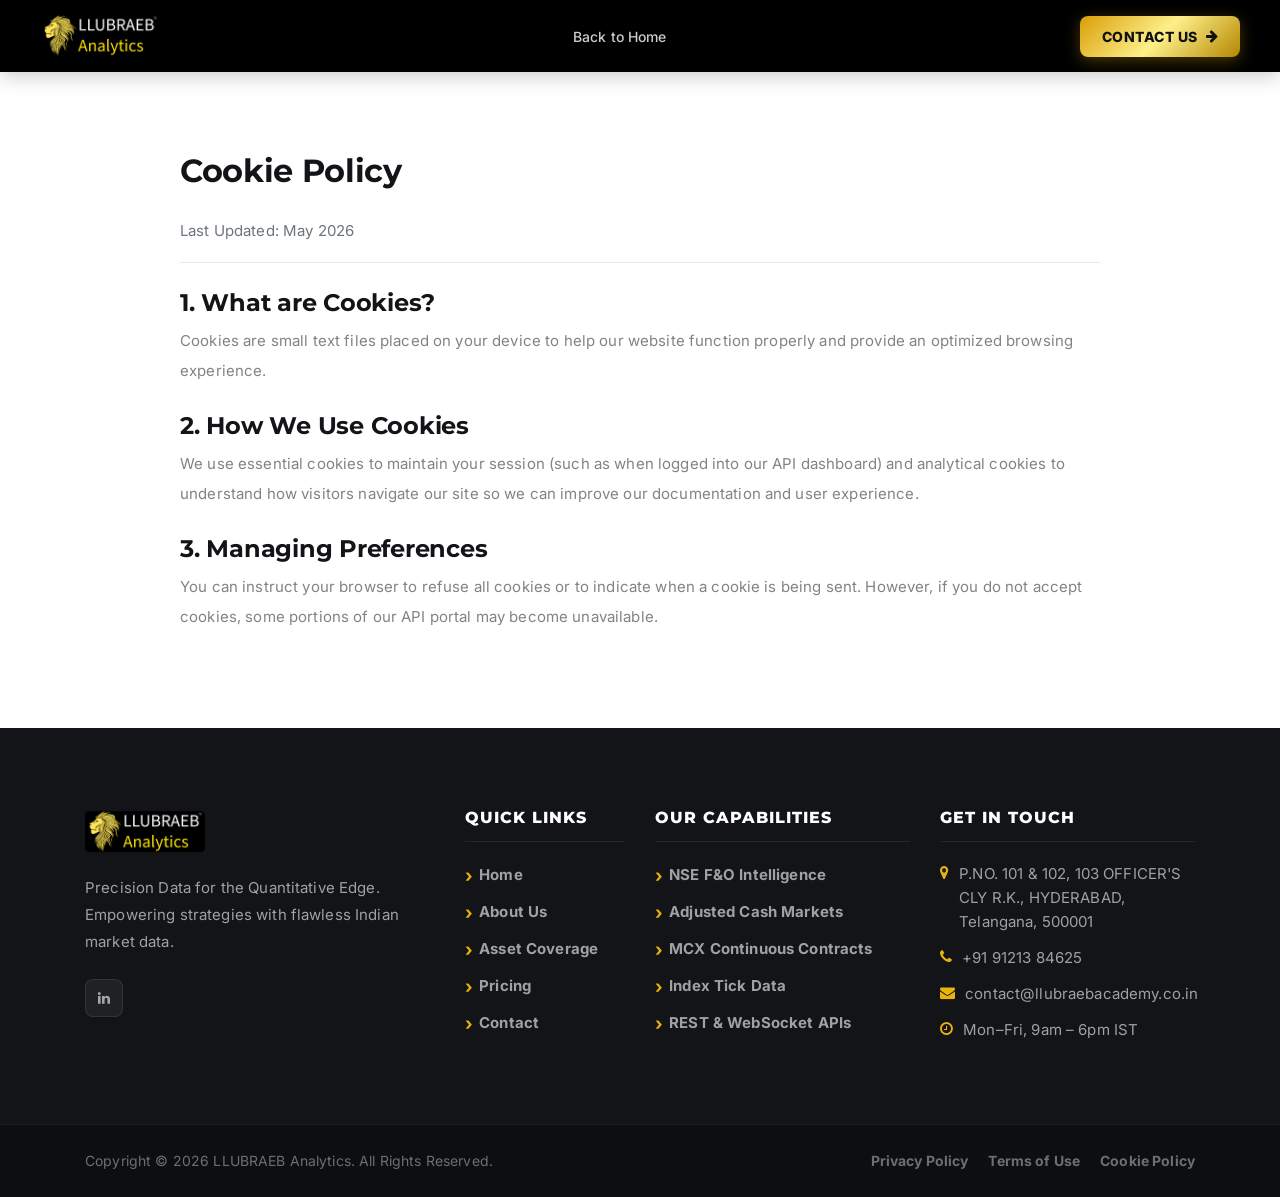
<file: cookie.html>
<!DOCTYPE html>
<html lang="en">
<head>
    <meta charset="UTF-8">
    <meta http-equiv="X-UA-Compatible" content="IE=edge">
    <meta name="viewport" content="width=device-width, initial-scale=1, shrink-to-fit=no">
    <title>Cookie Policy - LLUBRAEB Analytics</title>
    
    <link rel="icon" type="image/png" href="img/core-img/logo.png">
    <link rel="stylesheet" href="style.css">
    <link rel="stylesheet" href="css/custom-override.css">
</head>
<body>
    <header class="ve-header bg-dark" id="ve-sticky">
        <div class="container-fluid ve-nav-wrap">
            <div class="ve-logo">
                <a href="index.html" style="display: flex; align-items: center;">
                    <img src="img/core-img/logo.png" alt="LLUBRAEB Analytics Logo" style="height: 48px; width: auto;">
                </a>
            </div>
            <nav class="ve-nav"><ul><li><a href="index.html">Back to Home</a></li></ul></nav>
            <div class="ve-nav-cta"><a href="contact.html" class="ve-cta-btn">Contact Us <i class="fa fa-arrow-right"></i></a></div>
            <button class="ve-toggler" id="ve-toggle"><span></span><span></span><span></span></button>
        </div>
        <div class="ve-mobile-menu" id="ve-mobile-menu">
            <ul><li><a href="index.html">Back to Home</a></li><li><a href="contact.html">Contact Us</a></li></ul>
        </div>
    </header>

    <section class="ve-section" style="padding-top: 150px; padding-bottom: 80px;">
        <div class="container">
            <div class="row justify-content-center">
                <div class="col-lg-10">
                    <h2 class="mb-4">Cookie Policy</h2>
                    <p class="text-muted">Last Updated: May 2026</p>
                    <hr style="border-top: 1px solid var(--ve-border);">
                    
                    <h4 class="mt-4">1. What are Cookies?</h4>
                    <p>Cookies are small text files placed on your device to help our website function properly and provide an optimized browsing experience.</p>

                    <h4 class="mt-4">2. How We Use Cookies</h4>
                    <p>We use essential cookies to maintain your session (such as when logged into our API dashboard) and analytical cookies to understand how visitors navigate our site so we can improve our documentation and user experience.</p>

                    <h4 class="mt-4">3. Managing Preferences</h4>
                    <p>You can instruct your browser to refuse all cookies or to indicate when a cookie is being sent. However, if you do not accept cookies, some portions of our API portal may become unavailable.</p>
                </div>
            </div>
        </div>
    </section>

    <footer class="ve-footer">
        <div class="container">
            <div class="row">
                <div class="col-12 col-sm-6 col-lg-4 mb-50">
                    <div class="ve-footer-brand">
                        <a href="index.html" class="ve-footer-logo" style="display: flex; align-items: center; margin-bottom: 15px;">
                            <img src="img/core-img/logo.png" alt="LLUBRAEB Analytics Logo" style="height: 48px; width: auto;">
                        </a>
                        <p>Precision Data for the Quantitative Edge. Empowering strategies with flawless Indian market data.</p>
                        <div class="ve-social"><a href="https://www.linkedin.com/company/llubraeb-academy/"><i class="fa fa-linkedin"></i></a></div>
                    </div>
                </div>
                <div class="col-12 col-sm-6 col-lg-2 mb-50">
                    <h5 class="ve-footer-title">Quick Links</h5>
                    <ul class="ve-footer-links">
                        <li><a href="index.html">Home</a></li>
                        <li><a href="about.html">About Us</a></li>
                        <li><a href="index.html#coverage">Asset Coverage</a></li>
                        <li><a href="index.html#pricing">Pricing</a></li>
                        <li><a href="contact.html">Contact</a></li>
                    </ul>
                </div>
                <div class="col-12 col-sm-6 col-lg-3 mb-50">
                    <h5 class="ve-footer-title">Our Capabilities</h5>
                    <ul class="ve-footer-links">
                        <li><a href="services.html">NSE F&O Intelligence</a></li>
                        <li><a href="services.html">Adjusted Cash Markets</a></li>
                        <li><a href="services.html">MCX Continuous Contracts</a></li>
                        <li><a href="services.html">Index Tick Data</a></li>
                        <li><a href="services.html">REST & WebSocket APIs</a></li>
                    </ul>
                </div>
                <div class="col-12 col-sm-6 col-lg-3 mb-50">
                    <h5 class="ve-footer-title">Get In Touch</h5>
                    <ul class="ve-footer-contact">
                        <li><i class="fa fa-map-marker"></i> P.NO. 101 & 102, 103 OFFICER'S CLY R.K., HYDERABAD, Telangana, 500001</li>
                        <li><i class="fa fa-phone"></i> +91 91213 84625</li>
                        <li><i class="fa fa-envelope"></i> contact@llubraebacademy.co.in</li>
                        <li><i class="fa fa-clock-o"></i> Mon–Fri, 9am – 6pm IST</li>
                    </ul>
                </div>
            </div>
        </div>
        <div class="ve-footer-bottom">
            <div class="container">
                <div class="ve-footer-bottom-inner">
                    <p>Copyright &copy; <script>document.write(new Date().getFullYear());</script> LLUBRAEB Analytics. All Rights Reserved.</p>
                    <ul>
                        <li><a href="privacy.html">Privacy Policy</a></li>
                        <li><a href="terms.html">Terms of Use</a></li>
                        <li><a href="cookie.html">Cookie Policy</a></li>
                    </ul>
                </div>
            </div>
        </div>
    </footer>
    <script src="js/jquery/jquery-2.2.4.min.js"></script>
    <script src="js/bootstrap/popper.min.js"></script>
    <script src="js/bootstrap/bootstrap.min.js"></script>
    <script src="js/plugins/plugins.js"></script>
    <script src="js/active.js"></script>
    <script src="js/vaultedge.js"></script>
</body>
</html>
</file>
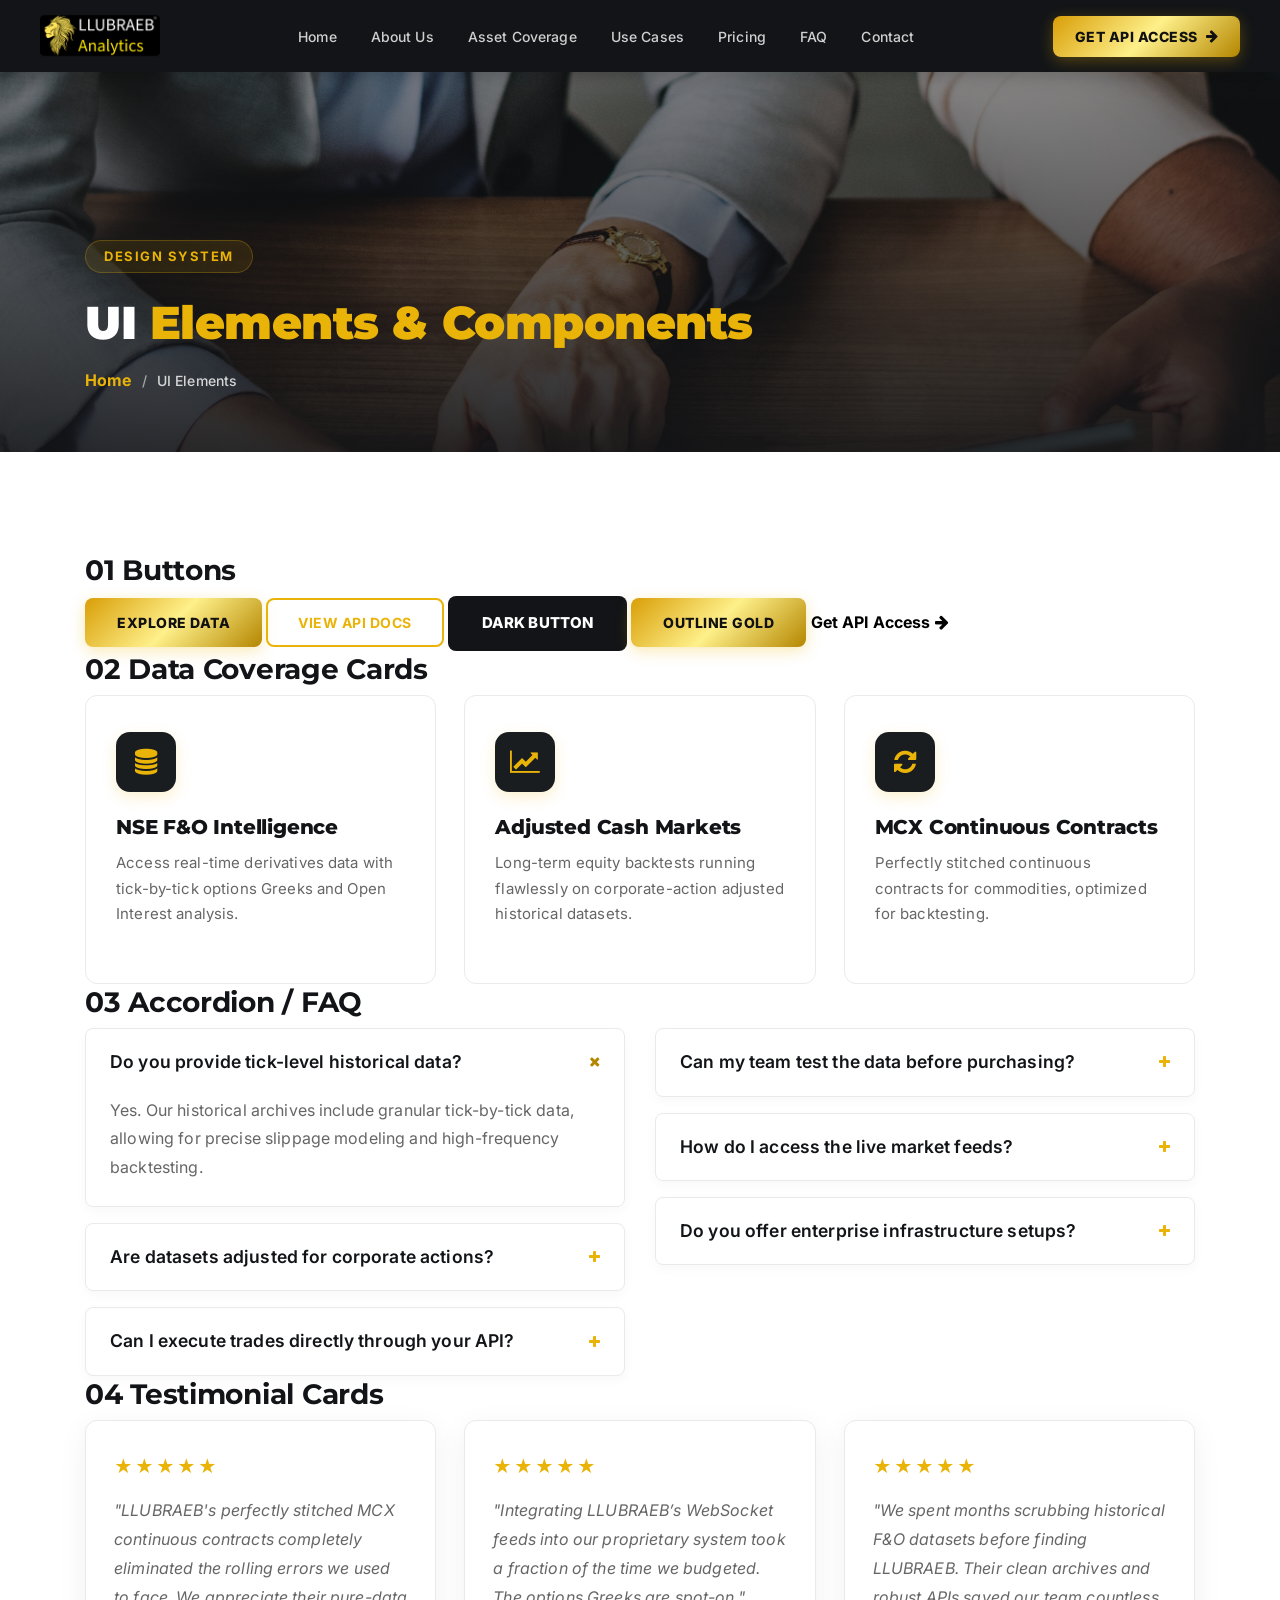
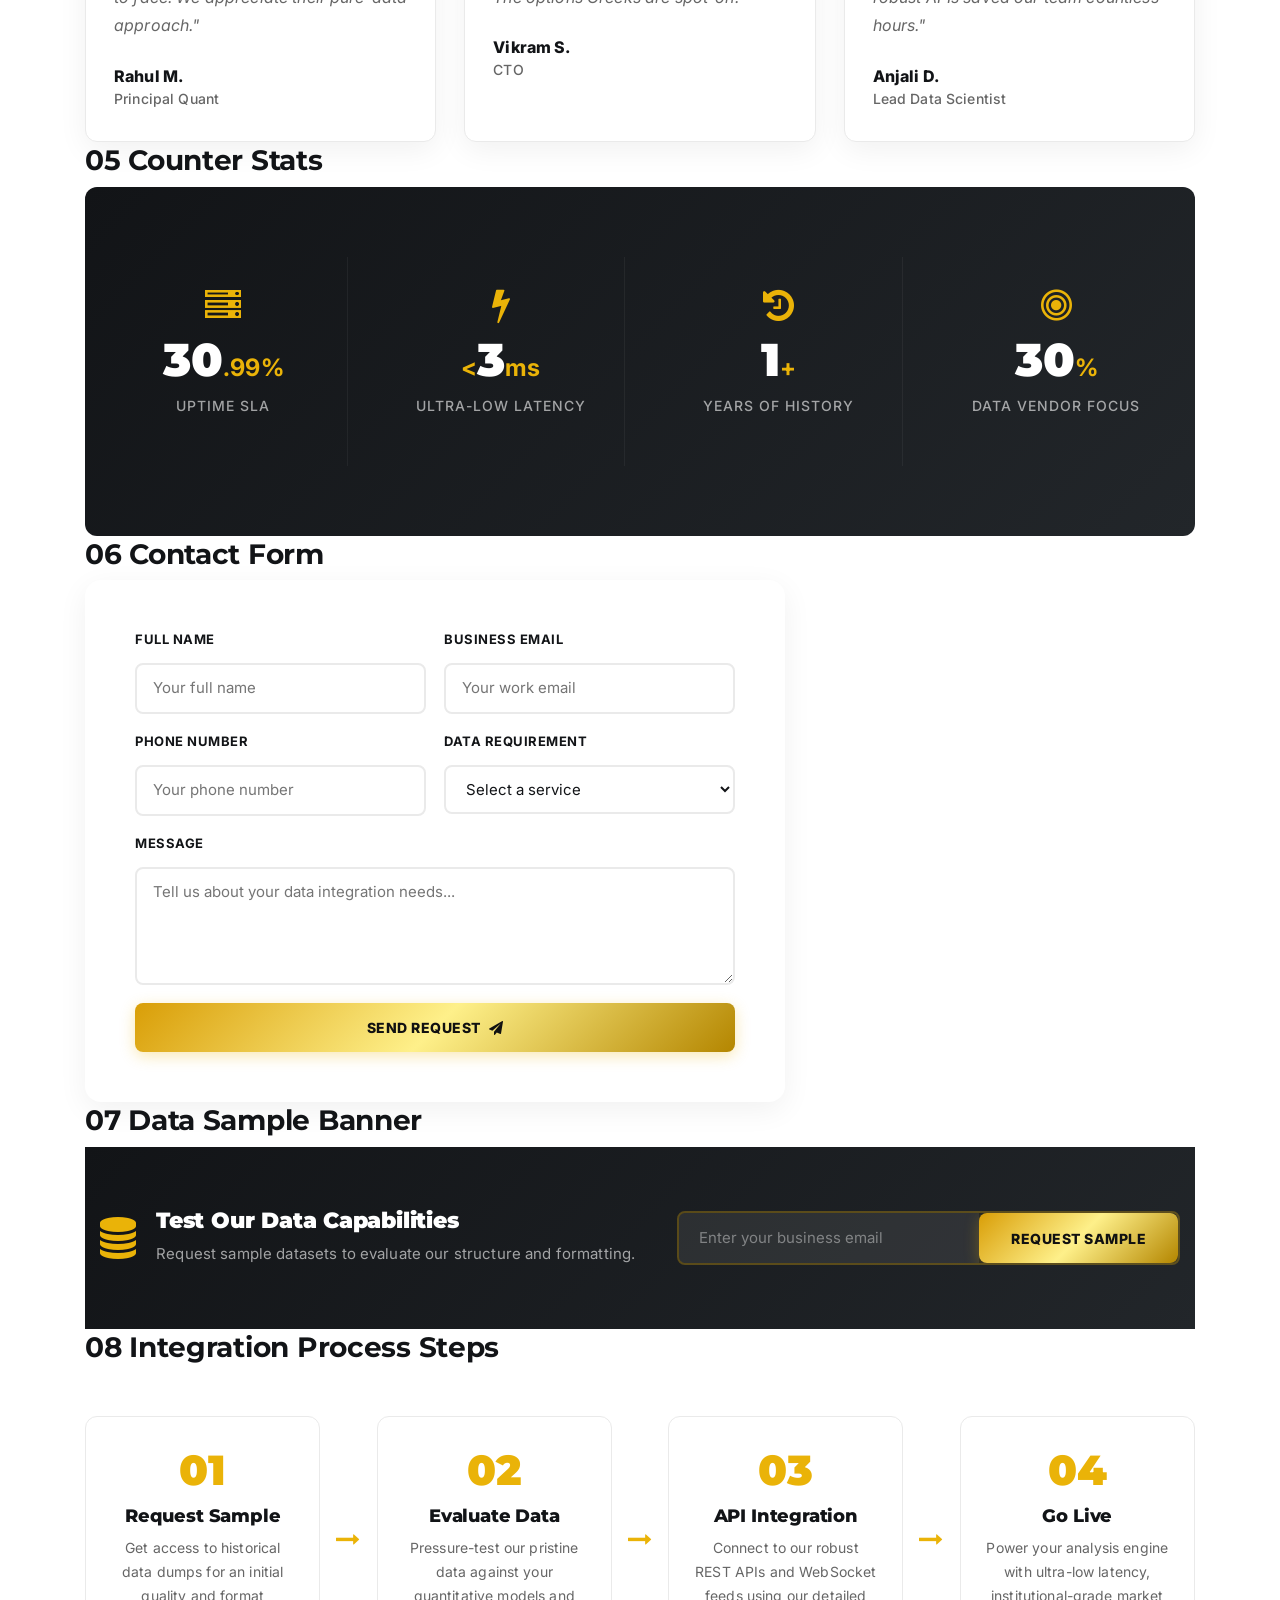
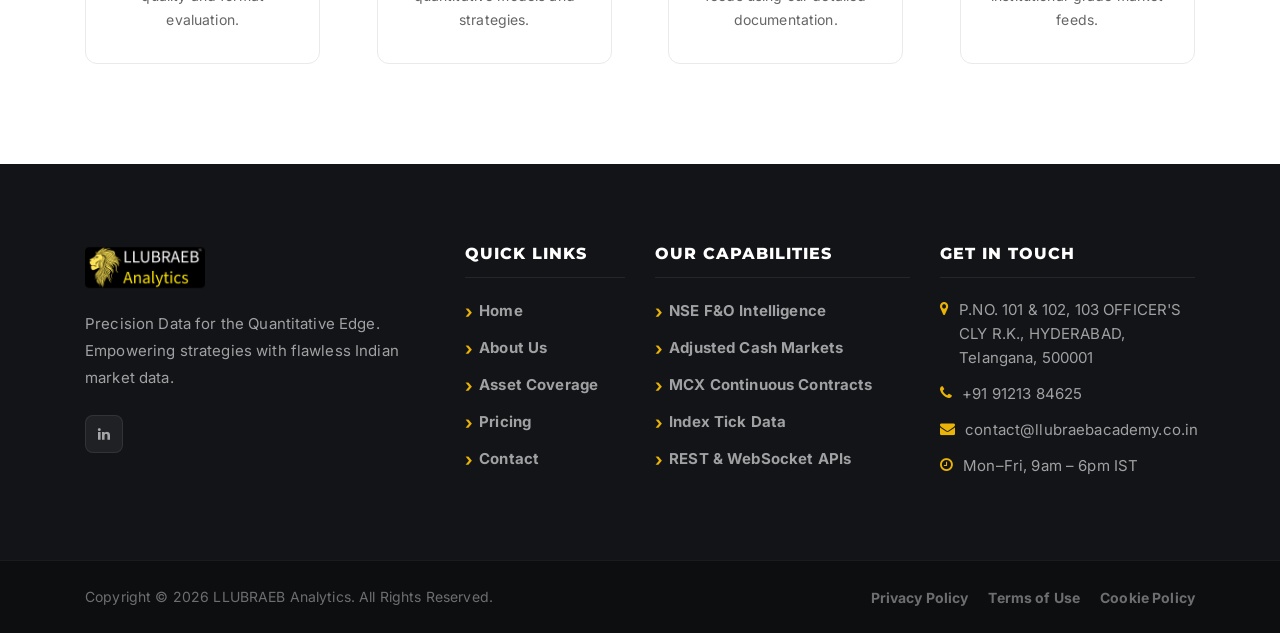
<file: elements.html>
<!DOCTYPE html>
<html lang="en">
<head>
    <meta charset="UTF-8">
    <meta name="description" content="LLUBRAEB Analytics UI Elements — design system components, forms, accordions, and more.">
    <meta http-equiv="X-UA-Compatible" content="IE=edge">
    <meta name="viewport" content="width=device-width, initial-scale=1, shrink-to-fit=no">
    <title>UI Elements — LLUBRAEB Analytics</title>
    
    <link rel="icon" type="image/png" href="img/core-img/logo.png">
    <link rel="stylesheet" href="style.css">
    <link rel="stylesheet" href="css/custom-override.css">
</head>
<body>
    <div class="preloader d-flex align-items-center justify-content-center">
        <div class="lds-ellipsis"><div></div><div></div><div></div><div></div></div>
    </div>
    
    <header class="ve-header" id="ve-sticky">
        <div class="container-fluid ve-nav-wrap">
            <div class="ve-logo">
                <a href="index.html" style="display: flex; align-items: center;">
                    <img src="img/core-img/logo.png" alt="LLUBRAEB Analytics Logo" style="height: 48px; width: auto;">
                </a>
            </div>
            <nav class="ve-nav">
                <ul>
                    <li><a href="index.html">Home</a></li>
                    <li><a href="about.html">About Us</a></li>
                    <li><a href="services.html">Asset Coverage</a></li>
                    <li><a href="index.html#use-cases">Use Cases</a></li>
                    <li><a href="index.html#pricing">Pricing</a></li>
                    <li><a href="index.html#faq">FAQ</a></li>
                    <li><a href="contact.html">Contact</a></li>
                </ul>
            </nav>
            <div class="ve-nav-cta"><a href="contact.html" class="ve-cta-btn">Get API Access <i class="fa fa-arrow-right"></i></a></div>
            <button class="ve-toggler" id="ve-toggle"><span></span><span></span><span></span></button>
        </div>
        <div class="ve-mobile-menu" id="ve-mobile-menu">
            <ul>
                <li><a href="index.html">Home</a></li>
                <li><a href="about.html">About Us</a></li>
                <li><a href="services.html">Asset Coverage</a></li>
                <li><a href="index.html#use-cases">Use Cases</a></li>
                <li><a href="index.html#pricing">Pricing</a></li>
                <li><a href="index.html#faq">FAQ</a></li>
                <li><a href="contact.html">Contact</a></li>
            </ul>
        </div>
    </header>

    <section class="ve-page-hero" style="background-image:url(img/bg-img/13.jpg);">
        <div class="ve-page-hero-overlay"></div>
        <div class="container ve-page-hero-content">
            <span class="ve-section-tag">Design System</span>
            <h1>UI <span>Elements &amp; Components</span></h1>
            <nav aria-label="breadcrumb">
                <ol class="ve-breadcrumb">
                    <li><a href="index.html">Home</a></li>
                    <li class="active">UI Elements</li>
                </ol>
            </nav>
        </div>
    </section>

    <section class="ve-section ve-elements-section">
        <div class="container">

            <div class="ve-el-block">
                <h3 class="ve-el-title"><span>01</span> Buttons</h3>
                <div class="ve-el-demo">
                    <a href="#" class="ve-btn-primary">Explore Data</a>
                    <a href="#" class="ve-btn-ghost">View API Docs</a>
                    <a href="#" class="ve-btn-white" style="background:var(--ve-dark);color:#fff;">Dark Button</a>
                    <a href="#" class="ve-btn-primary" style="background:transparent;border:2px solid var(--ve-gold);color:var(--ve-gold);">Outline Gold</a>
                    <a href="#" class="ve-cta-btn">Get API Access <i class="fa fa-arrow-right"></i></a>
                </div>
            </div>

            <div class="ve-el-block">
                <h3 class="ve-el-title"><span>02</span> Data Coverage Cards</h3>
                <div class="ve-services-grid">
                    <div class="ve-service-card">
                        <div class="ve-service-icon"><i class="fa fa-database"></i></div>
                        <h4>NSE F&O Intelligence</h4>
                        <p>Access real-time derivatives data with tick-by-tick options Greeks and Open Interest analysis.</p>
                    </div>
                    <div class="ve-service-card">
                        <div class="ve-service-icon"><i class="fa fa-line-chart"></i></div>
                        <h4>Adjusted Cash Markets</h4>
                        <p>Long-term equity backtests running flawlessly on corporate-action adjusted historical datasets.</p>
                    </div>
                    <div class="ve-service-card">
                        <div class="ve-service-icon"><i class="fa fa-refresh"></i></div>
                        <h4>MCX Continuous Contracts</h4>
                        <p>Perfectly stitched continuous contracts for commodities, optimized for backtesting.</p>
                    </div>
                </div>
            </div>

            <div class="ve-el-block">
                <h3 class="ve-el-title"><span>03</span> Accordion / FAQ</h3>
                <div class="row">
                    <div class="col-12 col-lg-6">
                        <div class="ve-faq-list">
                            <div class="ve-faq-item open">
                                <div class="ve-faq-q"><span>Do you provide tick-level historical data?</span><i class="fa fa-plus"></i></div>
                                <div class="ve-faq-a">Yes. Our historical archives include granular tick-by-tick data, allowing for precise slippage modeling and high-frequency backtesting.</div>
                            </div>
                            <div class="ve-faq-item">
                                <div class="ve-faq-q"><span>Are datasets adjusted for corporate actions?</span><i class="fa fa-plus"></i></div>
                                <div class="ve-faq-a">Absolutely. All historical equity data is meticulously adjusted for corporate actions, including splits, bonuses, and dividends.</div>
                            </div>
                            <div class="ve-faq-item">
                                <div class="ve-faq-q"><span>Can I execute trades directly through your API?</span><i class="fa fa-plus"></i></div>
                                <div class="ve-faq-a">No. LLUBRAEB Analytics is strictly a data vendor. We provide the intelligence; you use your own connected brokerage to actually execute the trades.</div>
                            </div>
                        </div>
                    </div>
                    <div class="col-12 col-lg-6">
                        <div class="ve-faq-list">
                            <div class="ve-faq-item">
                                <div class="ve-faq-q"><span>Can my team test the data before purchasing?</span><i class="fa fa-plus"></i></div>
                                <div class="ve-faq-a">Yes. We provide sample datasets so your developers and quants can evaluate our data structure and cleanliness before making a commitment.</div>
                            </div>
                            <div class="ve-faq-item">
                                <div class="ve-faq-q"><span>How do I access the live market feeds?</span><i class="fa fa-plus"></i></div>
                                <div class="ve-faq-a">You can connect via our robust REST APIs and WebSockets to receive normalized, clean, and structured feeds ready for immediate modeling.</div>
                            </div>
                            <div class="ve-faq-item">
                                <div class="ve-faq-q"><span>Do you offer enterprise infrastructure setups?</span><i class="fa fa-plus"></i></div>
                                <div class="ve-faq-a">Yes, we offer custom licensing, dedicated support, and bespoke feed configurations specifically designed for institutional desks.</div>
                            </div>
                        </div>
                    </div>
                </div>
            </div>

            <div class="ve-el-block">
                <h3 class="ve-el-title"><span>04</span> Testimonial Cards</h3>
                <div class="ve-testi-grid">
                    <div class="ve-testi-card">
                        <div class="ve-testi-stars">&#9733;&#9733;&#9733;&#9733;&#9733;</div>
                        <p>"LLUBRAEB's perfectly stitched MCX continuous contracts completely eliminated the rolling errors we used to face. We appreciate their pure-data approach."</p>
                        <div class="ve-testi-author">
                            <div><strong>Rahul M.</strong><span>Principal Quant</span></div>
                        </div>
                    </div>
                    <div class="ve-testi-card">
                        <div class="ve-testi-stars">&#9733;&#9733;&#9733;&#9733;&#9733;</div>
                        <p>"Integrating LLUBRAEB’s WebSocket feeds into our proprietary system took a fraction of the time we budgeted. The options Greeks are spot-on."</p>
                        <div class="ve-testi-author">
                            <div><strong>Vikram S.</strong><span>CTO</span></div>
                        </div>
                    </div>
                    <div class="ve-testi-card">
                        <div class="ve-testi-stars">&#9733;&#9733;&#9733;&#9733;&#9733;</div>
                        <p>"We spent months scrubbing historical F&O datasets before finding LLUBRAEB. Their clean archives and robust APIs saved our team countless hours."</p>
                        <div class="ve-testi-author">
                            <div><strong>Anjali D.</strong><span>Lead Data Scientist</span></div>
                        </div>
                    </div>
                </div>
            </div>

            <div class="ve-el-block">
                <h3 class="ve-el-title"><span>05</span> Counter Stats</h3>
                <section class="ve-counter-section" style="border-radius:var(--ve-radius);overflow:hidden;">
                    <div class="container">
                        <div class="ve-counter-grid">
                            <div class="ve-counter-item"><i class="fa fa-server"></i><strong class="counter" data-count="99">0</strong><span>.99%</span><p>Uptime SLA</p></div>
                            <div class="ve-counter-item"><i class="fa fa-bolt"></i><span>&lt;</span><strong class="counter" data-count="10">0</strong><span>ms</span><p>Ultra-Low Latency</p></div>
                            <div class="ve-counter-item"><i class="fa fa-history"></i><strong class="counter" data-count="6">0</strong><span>+</span><p>Years of History</p></div>
                            <div class="ve-counter-item"><i class="fa fa-bullseye"></i><strong class="counter" data-count="100">0</strong><span>%</span><p>Data Vendor Focus</p></div>
                        </div>
                    </div>
                </section>
            </div>

            <div class="ve-el-block">
                <h3 class="ve-el-title"><span>06</span> Contact Form</h3>
                <div class="ve-contact-form-wrap" style="max-width:700px;">
                    <form class="ve-contact-form" action="javascript:void(0);" onsubmit="alert('Thank you! Your request has been received.'); return false;">
                        <div class="ve-form-row">
                            <div class="ve-form-group"><label>Full Name</label><input type="text" placeholder="Your full name" required></div>
                            <div class="ve-form-group"><label>Business Email</label><input type="email" placeholder="Your work email" required></div>
                        </div>
                        <div class="ve-form-row">
                            <div class="ve-form-group"><label>Phone Number</label><input type="tel" placeholder="Your phone number"></div>
                            <div class="ve-form-group"><label>Data Requirement</label>
                                <select required>
                                    <option value="">Select a service</option>
                                    <option>Historical Data Dumps</option>
                                    <option>Live API / WebSocket Feeds</option>
                                    <option>Request a Free Sample</option>
                                    <option>Enterprise Infrastructure</option>
                                </select>
                            </div>
                        </div>
                        <div class="ve-form-group"><label>Message</label><textarea rows="4" placeholder="Tell us about your data integration needs..."></textarea></div>
                        <button type="submit" class="ve-btn-primary">Send Request <i class="fa fa-paper-plane"></i></button>
                    </form>
                </div>
            </div>

            <div class="ve-el-block">
                <h3 class="ve-el-title"><span>07</span> Data Sample Banner</h3>
                <section class="ve-newsletter-section">
                    <div class="container">
                        <div class="ve-newsletter-wrap">
                            <div class="ve-nl-left">
                                <i class="fa fa-database"></i>
                                <div>
                                    <h3>Test Our Data Capabilities</h3>
                                    <p>Request sample datasets to evaluate our structure and formatting.</p>
                                </div>
                            </div>
                            <div class="ve-nl-right">
                                <form class="ve-nl-form" action="javascript:void(0);" onsubmit="alert('Thank you for requesting a sample. Check your email shortly.'); return false;">
                                    <input type="email" placeholder="Enter your business email" required>
                                    <button type="submit">Request Sample</button>
                                </form>
                            </div>
                        </div>
                    </div>
                </section>
            </div>

            <div class="ve-el-block">
                <h3 class="ve-el-title"><span>08</span> Integration Process Steps</h3>
                <div class="ve-process-grid">
                    <div class="ve-process-step">
                        <div class="ve-process-num">01</div>
                        <h5>Request Sample</h5>
                        <p>Get access to historical data dumps for an initial quality and format evaluation.</p>
                    </div>
                    <div class="ve-process-arrow"><i class="fa fa-long-arrow-right"></i></div>
                    <div class="ve-process-step">
                        <div class="ve-process-num">02</div>
                        <h5>Evaluate Data</h5>
                        <p>Pressure-test our pristine data against your quantitative models and strategies.</p>
                    </div>
                    <div class="ve-process-arrow"><i class="fa fa-long-arrow-right"></i></div>
                    <div class="ve-process-step">
                        <div class="ve-process-num">03</div>
                        <h5>API Integration</h5>
                        <p>Connect to our robust REST APIs and WebSocket feeds using our detailed documentation.</p>
                    </div>
                    <div class="ve-process-arrow"><i class="fa fa-long-arrow-right"></i></div>
                    <div class="ve-process-step">
                        <div class="ve-process-num">04</div>
                        <h5>Go Live</h5>
                        <p>Power your analysis engine with ultra-low latency, institutional-grade market feeds.</p>
                    </div>
                </div>
            </div>

        </div>
    </section>

    <footer class="ve-footer">
        <div class="container">
            <div class="row">
                <div class="col-12 col-sm-6 col-lg-4 mb-50">
                    <div class="ve-footer-brand">
                        <a href="index.html" class="ve-footer-logo" style="display: flex; align-items: center; margin-bottom: 15px;">
                            <img src="img/core-img/logo.png" alt="LLUBRAEB Analytics Logo" style="height: 48px; width: auto;">
                        </a>
                        <p>Precision Data for the Quantitative Edge. Empowering strategies with flawless Indian market data.</p>
                        <div class="ve-social">
                            <a href="https://www.linkedin.com/company/llubraeb-academy/"><i class="fa fa-linkedin"></i></a>
                        </div>
                    </div>
                </div>
                <div class="col-12 col-sm-6 col-lg-2 mb-50">
                    <h5 class="ve-footer-title">Quick Links</h5>
                    <ul class="ve-footer-links">
                        <li><a href="index.html">Home</a></li>
                        <li><a href="about.html">About Us</a></li>
                        <li><a href="index.html#coverage">Asset Coverage</a></li>
                        <li><a href="index.html#pricing">Pricing</a></li>
                        <li><a href="contact.html">Contact</a></li>
                    </ul>
                </div>
                <div class="col-12 col-sm-6 col-lg-3 mb-50">
                    <h5 class="ve-footer-title">Our Capabilities</h5>
                    <ul class="ve-footer-links">
                        <li><a href="services.html">NSE F&O Intelligence</a></li>
                        <li><a href="services.html">Adjusted Cash Markets</a></li>
                        <li><a href="services.html">MCX Continuous Contracts</a></li>
                        <li><a href="services.html">Index Tick Data</a></li>
                        <li><a href="services.html">REST & WebSocket APIs</a></li>
                    </ul>
                </div>
                <div class="col-12 col-sm-6 col-lg-3 mb-50">
                    <h5 class="ve-footer-title">Get In Touch</h5>
                    <ul class="ve-footer-contact">
                        <li><i class="fa fa-map-marker"></i> P.NO. 101 & 102, 103 OFFICER'S CLY R.K., HYDERABAD, Telangana, 500001</li>
                        <li><i class="fa fa-phone"></i> +91 91213 84625</li>
                        <li><i class="fa fa-envelope"></i> contact@llubraebacademy.co.in</li>
                        <li><i class="fa fa-clock-o"></i> Mon–Fri, 9am – 6pm IST</li>
                    </ul>
                </div>
            </div>
        </div>
        <div class="ve-footer-bottom">
            <div class="container">
                <div class="ve-footer-bottom-inner">
                    <p>Copyright &copy; <script>document.write(new Date().getFullYear());</script> LLUBRAEB Analytics. All Rights Reserved.</p>
                    <ul>
                        <li><a href="privacy.html">Privacy Policy</a></li>
                        <li><a href="terms.html">Terms of Use</a></li>
                        <li><a href="cookie.html">Cookie Policy</a></li>
                    </ul>
                </div>
            </div>
        </div>
    </footer>
    
    <script src="js/jquery/jquery-2.2.4.min.js"></script>
    <script src="js/bootstrap/popper.min.js"></script>
    <script src="js/bootstrap/bootstrap.min.js"></script>
    <script src="js/plugins/plugins.js"></script>
    <script src="js/active.js"></script>
    <script src="js/vaultedge.js"></script>
</body>
</html>
</file>
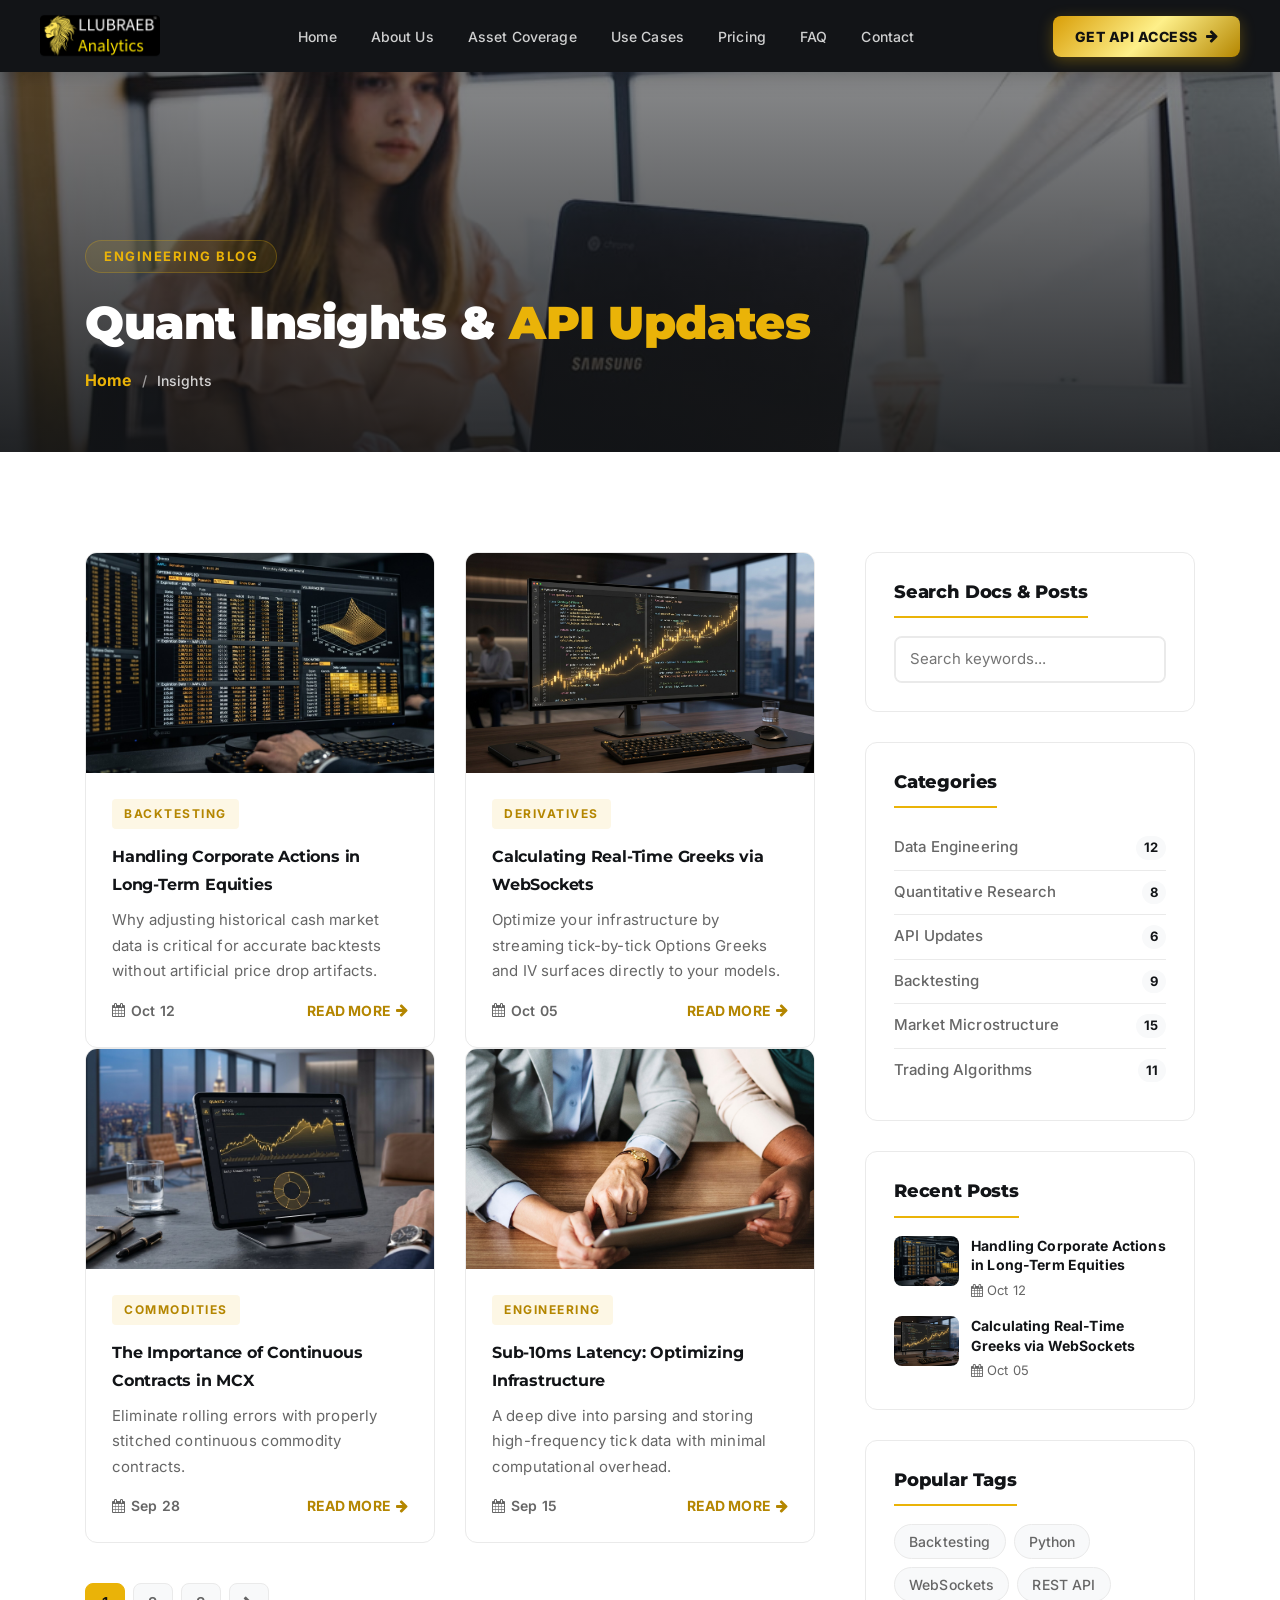
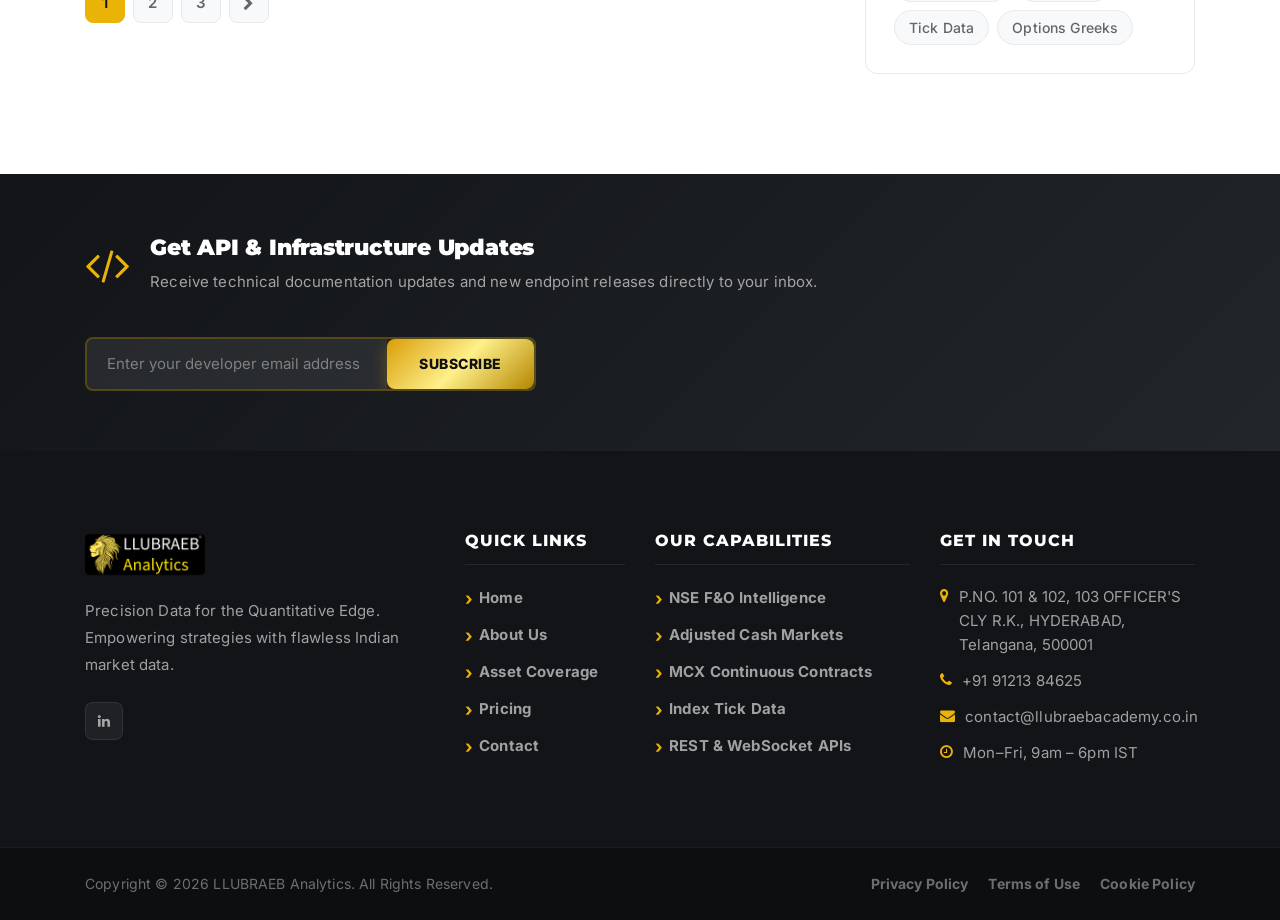
<file: post.html>
<!DOCTYPE html>
<html lang="en">
<head>
    <meta charset="UTF-8">
    <meta name="description" content="LLUBRAEB Analytics Blog — insights on quantitative research, data engineering, API integration, and market microstructure.">
    <meta http-equiv="X-UA-Compatible" content="IE=edge">
    <meta name="viewport" content="width=device-width, initial-scale=1, shrink-to-fit=no">
    <title>Quant Insights & Data Engineering — LLUBRAEB Analytics</title>
    
    <link rel="icon" type="image/png" href="img/core-img/logo.png">
    <link rel="stylesheet" href="style.css">
    <link rel="stylesheet" href="css/custom-override.css">
</head>
<body>
    <div class="preloader d-flex align-items-center justify-content-center">
        <div class="lds-ellipsis"><div></div><div></div><div></div><div></div></div>
    </div>
    
    <header class="ve-header" id="ve-sticky">
        <div class="container-fluid ve-nav-wrap">
            <div class="ve-logo">
                <a href="index.html" style="display: flex; align-items: center;">
                    <img src="img/core-img/logo.png" alt="LLUBRAEB Analytics Logo" style="height: 48px; width: auto;">
                </a>
            </div>
            <nav class="ve-nav">
                <ul>
                    <li><a href="index.html">Home</a></li>
                    <li><a href="about.html">About Us</a></li>
                    <li><a href="services.html">Asset Coverage</a></li>
                    <li><a href="index.html#use-cases">Use Cases</a></li>
                    <li><a href="index.html#pricing">Pricing</a></li>
                    <li><a href="index.html#faq">FAQ</a></li>
                    <li><a href="contact.html">Contact</a></li>
                </ul>
            </nav>
            <div class="ve-nav-cta"><a href="contact.html" class="ve-cta-btn">Get API Access <i class="fa fa-arrow-right"></i></a></div>
            <button class="ve-toggler" id="ve-toggle"><span></span><span></span><span></span></button>
        </div>
        <div class="ve-mobile-menu" id="ve-mobile-menu">
            <ul>
                <li><a href="index.html">Home</a></li>
                <li><a href="about.html">About Us</a></li>
                <li><a href="services.html">Asset Coverage</a></li>
                <li><a href="index.html#use-cases">Use Cases</a></li>
                <li><a href="index.html#pricing">Pricing</a></li>
                <li><a href="index.html#faq">FAQ</a></li>
                <li><a href="contact.html">Contact</a></li>
            </ul>
        </div>
    </header>

    <section class="ve-page-hero" style="background-image:url(img/bg-img/24.jpg);">
        <div class="ve-page-hero-overlay"></div>
        <div class="container ve-page-hero-content">
            <span class="ve-section-tag">Engineering Blog</span>
            <h1>Quant Insights &amp; <span>API Updates</span></h1>
            <nav aria-label="breadcrumb">
                <ol class="ve-breadcrumb">
                    <li><a href="index.html">Home</a></li>
                    <li class="active">Insights</li>
                </ol>
            </nav>
        </div>
    </section>

    <section class="ve-section">
        <div class="container">
            <div class="row">
                <div class="col-12 col-lg-8">
                    <div class="row">
                        <div class="col-12 col-md-6 wow fadeInUp" data-wow-delay="100ms">
                            <div class="ve-insight-card">
                                <div class="ve-insight-img bg-img" style="background-image:url(img/bg-img/10.jpg);"></div>
                                <div class="ve-insight-body">
                                    <span class="ve-insight-cat">Backtesting</span>
                                    <h5><a href="single-post.html">Handling Corporate Actions in Long-Term Equities</a></h5>
                                    <p>Why adjusting historical cash market data is critical for accurate backtests without artificial price drop artifacts.</p>
                                    <div class="ve-insight-meta">
                                        <span><i class="fa fa-calendar"></i> Oct 12</span>
                                        <a href="single-post.html">Read More <i class="fa fa-arrow-right"></i></a>
                                    </div>
                                </div>
                            </div>
                        </div>
                        <div class="col-12 col-md-6 wow fadeInUp" data-wow-delay="200ms">
                            <div class="ve-insight-card">
                                <div class="ve-insight-img bg-img" style="background-image:url(img/bg-img/11.jpg);"></div>
                                <div class="ve-insight-body">
                                    <span class="ve-insight-cat">Derivatives</span>
                                    <h5><a href="single-post.html">Calculating Real-Time Greeks via WebSockets</a></h5>
                                    <p>Optimize your infrastructure by streaming tick-by-tick Options Greeks and IV surfaces directly to your models.</p>
                                    <div class="ve-insight-meta">
                                        <span><i class="fa fa-calendar"></i> Oct 05</span>
                                        <a href="single-post.html">Read More <i class="fa fa-arrow-right"></i></a>
                                    </div>
                                </div>
                            </div>
                        </div>
                        <div class="col-12 col-md-6 wow fadeInUp" data-wow-delay="300ms">
                            <div class="ve-insight-card">
                                <div class="ve-insight-img bg-img" style="background-image:url(img/bg-img/12.jpg);"></div>
                                <div class="ve-insight-body">
                                    <span class="ve-insight-cat">Commodities</span>
                                    <h5><a href="single-post.html">The Importance of Continuous Contracts in MCX</a></h5>
                                    <p>Eliminate rolling errors with properly stitched continuous commodity contracts.</p>
                                    <div class="ve-insight-meta">
                                        <span><i class="fa fa-calendar"></i> Sep 28</span>
                                        <a href="single-post.html">Read More <i class="fa fa-arrow-right"></i></a>
                                    </div>
                                </div>
                            </div>
                        </div>
                        <div class="col-12 col-md-6 wow fadeInUp" data-wow-delay="400ms">
                            <div class="ve-insight-card">
                                <div class="ve-insight-img bg-img" style="background-image:url(img/bg-img/13.jpg);"></div>
                                <div class="ve-insight-body">
                                    <span class="ve-insight-cat">Engineering</span>
                                    <h5><a href="single-post.html">Sub-10ms Latency: Optimizing Infrastructure</a></h5>
                                    <p>A deep dive into parsing and storing high-frequency tick data with minimal computational overhead.</p>
                                    <div class="ve-insight-meta">
                                        <span><i class="fa fa-calendar"></i> Sep 15</span>
                                        <a href="single-post.html">Read More <i class="fa fa-arrow-right"></i></a>
                                    </div>
                                </div>
                            </div>
                        </div>
                    </div>
                    <div class="ve-pagination">
                        <a href="#" class="active">1</a>
                        <a href="#">2</a>
                        <a href="#">3</a>
                        <a href="#"><i class="fa fa-chevron-right"></i></a>
                    </div>
                </div>

                <div class="col-12 col-lg-4">
                    <div class="ve-sidebar">
                        <div class="ve-sidebar-widget">
                            <h5 class="ve-sidebar-title">Search Docs & Posts</h5>
                            <div class="ve-search-box">
                                <input type="text" placeholder="Search keywords...">
                                <button><i class="fa fa-search"></i></button>
                            </div>
                        </div>
                        <div class="ve-sidebar-widget">
                            <h5 class="ve-sidebar-title">Categories</h5>
                            <ul class="ve-cat-list">
                                <li><a href="#">Data Engineering <span>12</span></a></li>
                                <li><a href="#">Quantitative Research <span>8</span></a></li>
                                <li><a href="#">API Updates <span>6</span></a></li>
                                <li><a href="#">Backtesting <span>9</span></a></li>
                                <li><a href="#">Market Microstructure <span>15</span></a></li>
                                <li><a href="#">Trading Algorithms <span>11</span></a></li>
                            </ul>
                        </div>
                        <div class="ve-sidebar-widget">
                            <h5 class="ve-sidebar-title">Recent Posts</h5>
                            <div class="ve-recent-post">
                                <div class="ve-rp-img bg-img" style="background-image:url(img/bg-img/10.jpg);"></div>
                                <div>
                                    <a href="single-post.html">Handling Corporate Actions in Long-Term Equities</a>
                                    <span><i class="fa fa-calendar"></i> Oct 12</span>
                                </div>
                            </div>
                            <div class="ve-recent-post">
                                <div class="ve-rp-img bg-img" style="background-image:url(img/bg-img/11.jpg);"></div>
                                <div>
                                    <a href="single-post.html">Calculating Real-Time Greeks via WebSockets</a>
                                    <span><i class="fa fa-calendar"></i> Oct 05</span>
                                </div>
                            </div>
                        </div>
                        <div class="ve-sidebar-widget">
                            <h5 class="ve-sidebar-title">Popular Tags</h5>
                            <div class="ve-tags">
                                <a href="#">Backtesting</a><a href="#">Python</a><a href="#">WebSockets</a>
                                <a href="#">REST API</a><a href="#">Tick Data</a><a href="#">Options Greeks</a>
                            </div>
                        </div>
                    </div>
                </div>
            </div>
        </div>
    </section>

    <section class="ve-newsletter-section">
        <div class="container">
            <div class="ve-newsletter-wrap">
                <div class="ve-nl-left">
                    <i class="fa fa-code"></i>
                    <div>
                        <h3>Get API &amp; Infrastructure Updates</h3>
                        <p>Receive technical documentation updates and new endpoint releases directly to your inbox.</p>
                    </div>
                </div>
                <div class="ve-nl-right">
                    <form class="ve-nl-form" action="javascript:void(0);" onsubmit="alert('Thank you! You are now subscribed to API updates.'); return false;">
                        <input type="email" placeholder="Enter your developer email address" required>
                        <button type="submit">Subscribe</button>
                    </form>
                </div>
            </div>
        </div>
    </section>

    <footer class="ve-footer">
        <div class="container">
            <div class="row">
                <div class="col-12 col-sm-6 col-lg-4 mb-50">
                    <div class="ve-footer-brand">
                        <a href="index.html" class="ve-footer-logo" style="display: flex; align-items: center; margin-bottom: 15px;">
                            <img src="img/core-img/logo.png" alt="LLUBRAEB Analytics Logo" style="height: 48px; width: auto;">
                        </a>
                        <p>Precision Data for the Quantitative Edge. Empowering strategies with flawless Indian market data.</p>
                        <div class="ve-social">
                            <a href="https://www.linkedin.com/company/llubraeb-academy/"><i class="fa fa-linkedin"></i></a>
                        </div>
                    </div>
                </div>
                <div class="col-12 col-sm-6 col-lg-2 mb-50">
                    <h5 class="ve-footer-title">Quick Links</h5>
                    <ul class="ve-footer-links">
                        <li><a href="index.html">Home</a></li>
                        <li><a href="about.html">About Us</a></li>
                        <li><a href="index.html#coverage">Asset Coverage</a></li>
                        <li><a href="index.html#pricing">Pricing</a></li>
                        <li><a href="contact.html">Contact</a></li>
                    </ul>
                </div>
                <div class="col-12 col-sm-6 col-lg-3 mb-50">
                    <h5 class="ve-footer-title">Our Capabilities</h5>
                    <ul class="ve-footer-links">
                        <li><a href="services.html">NSE F&O Intelligence</a></li>
                        <li><a href="services.html">Adjusted Cash Markets</a></li>
                        <li><a href="services.html">MCX Continuous Contracts</a></li>
                        <li><a href="services.html">Index Tick Data</a></li>
                        <li><a href="services.html">REST & WebSocket APIs</a></li>
                    </ul>
                </div>
                <div class="col-12 col-sm-6 col-lg-3 mb-50">
                    <h5 class="ve-footer-title">Get In Touch</h5>
                    <ul class="ve-footer-contact">
                        <li><i class="fa fa-map-marker"></i> P.NO. 101 & 102, 103 OFFICER'S CLY R.K., HYDERABAD, Telangana, 500001</li>
                        <li><i class="fa fa-phone"></i> +91 91213 84625</li>
                        <li><i class="fa fa-envelope"></i> contact@llubraebacademy.co.in</li>
                        <li><i class="fa fa-clock-o"></i> Mon–Fri, 9am – 6pm IST</li>
                    </ul>
                </div>
            </div>
        </div>
        <div class="ve-footer-bottom">
            <div class="container">
                <div class="ve-footer-bottom-inner">
                    <p>Copyright &copy; <script>document.write(new Date().getFullYear());</script> LLUBRAEB Analytics. All Rights Reserved.</p>
                    <ul>
                        <li><a href="privacy.html">Privacy Policy</a></li>
                        <li><a href="terms.html">Terms of Use</a></li>
                        <li><a href="cookie.html">Cookie Policy</a></li>
                    </ul>
                </div>
            </div>
        </div>
    </footer>
    
    <script src="js/jquery/jquery-2.2.4.min.js"></script>
    <script src="js/bootstrap/popper.min.js"></script>
    <script src="js/bootstrap/bootstrap.min.js"></script>
    <script src="js/plugins/plugins.js"></script>
    <script src="js/active.js"></script>
    <script src="js/vaultedge.js"></script>
</body>
</html>
</file>
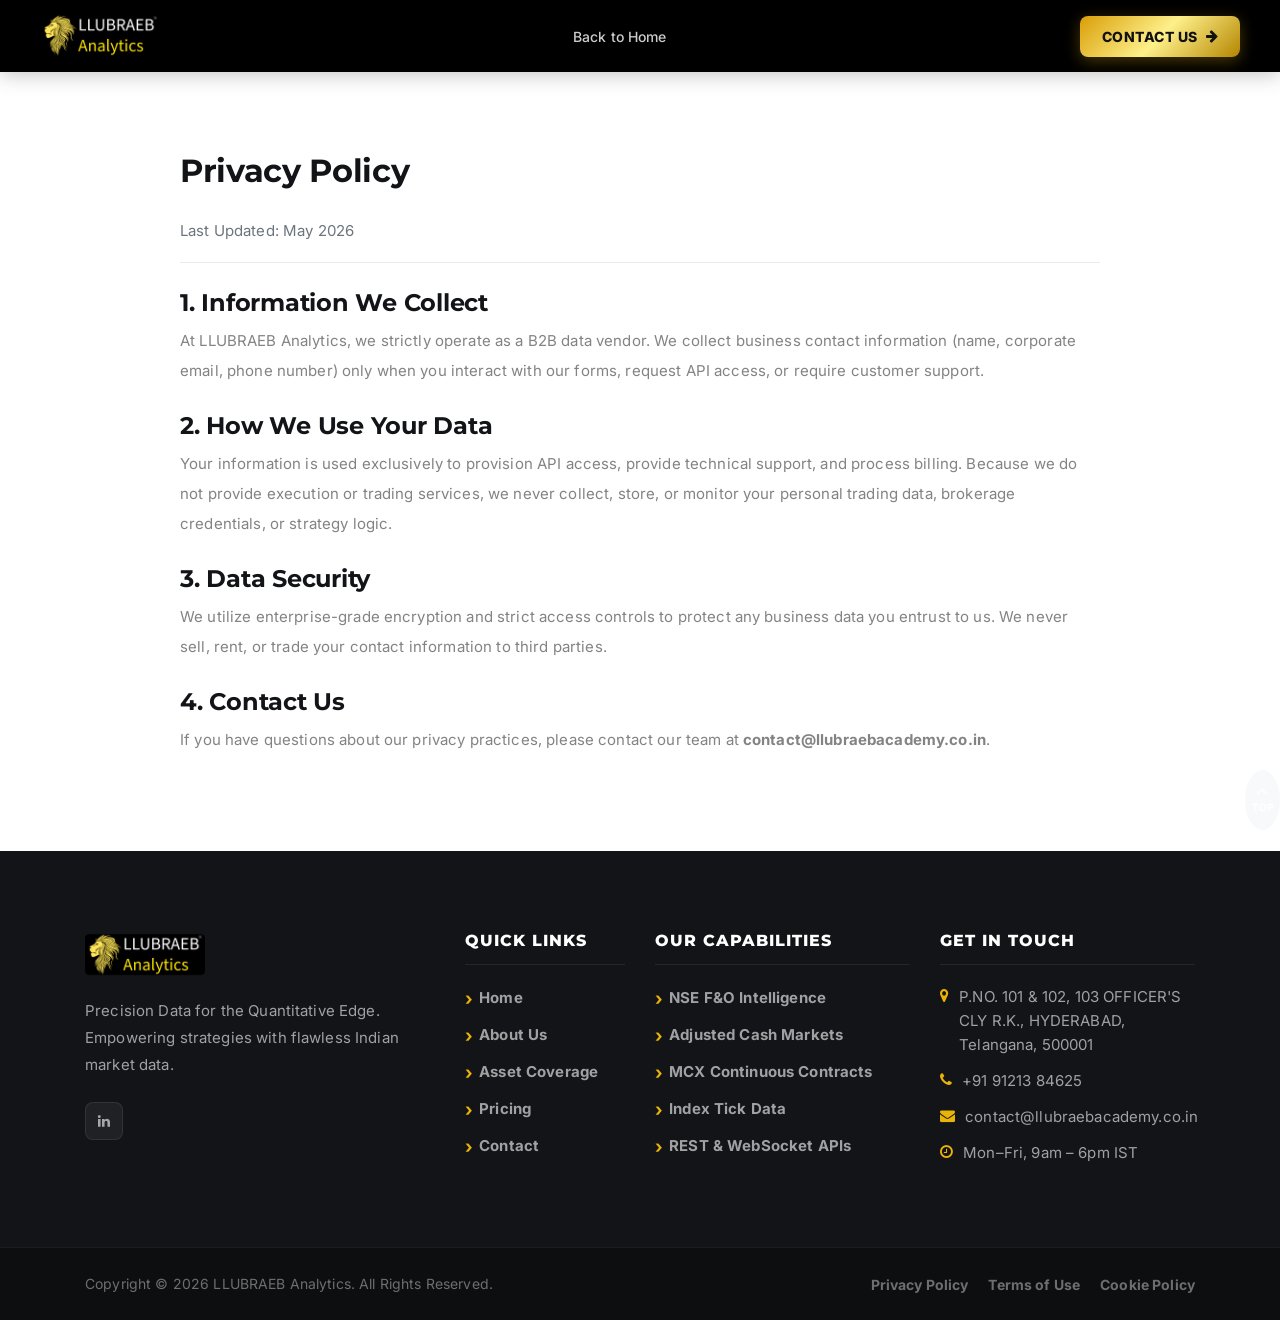
<file: privacy.html>
<!DOCTYPE html>
<html lang="en">
<head>
    <meta charset="UTF-8">
    <meta http-equiv="X-UA-Compatible" content="IE=edge">
    <meta name="viewport" content="width=device-width, initial-scale=1, shrink-to-fit=no">
    <title>Privacy Policy - LLUBRAEB Analytics</title>
    
    <link rel="icon" type="image/png" href="img/core-img/logo.png">
    <link rel="stylesheet" href="style.css">
    <link rel="stylesheet" href="css/custom-override.css">
</head>
<body>
    <header class="ve-header bg-dark" id="ve-sticky">
        <div class="container-fluid ve-nav-wrap">
            <div class="ve-logo">
                <a href="index.html" style="display: flex; align-items: center;">
                    <img src="img/core-img/logo.png" alt="LLUBRAEB Analytics Logo" style="height: 48px; width: auto;">
                </a>
            </div>
            <nav class="ve-nav"><ul><li><a href="index.html">Back to Home</a></li></ul></nav>
            <div class="ve-nav-cta"><a href="contact.html" class="ve-cta-btn">Contact Us <i class="fa fa-arrow-right"></i></a></div>
            <button class="ve-toggler" id="ve-toggle"><span></span><span></span><span></span></button>
        </div>
        <div class="ve-mobile-menu" id="ve-mobile-menu">
            <ul><li><a href="index.html">Back to Home</a></li><li><a href="contact.html">Contact Us</a></li></ul>
        </div>
    </header>

    <section class="ve-section" style="padding-top: 150px; padding-bottom: 80px;">
        <div class="container">
            <div class="row justify-content-center">
                <div class="col-lg-10">
                    <h2 class="mb-4">Privacy Policy</h2>
                    <p class="text-muted">Last Updated: May 2026</p>
                    <hr style="border-top: 1px solid var(--ve-border);">
                    
                    <h4 class="mt-4">1. Information We Collect</h4>
                    <p>At LLUBRAEB Analytics, we strictly operate as a B2B data vendor. We collect business contact information (name, corporate email, phone number) only when you interact with our forms, request API access, or require customer support.</p>

                    <h4 class="mt-4">2. How We Use Your Data</h4>
                    <p>Your information is used exclusively to provision API access, provide technical support, and process billing. Because we do not provide execution or trading services, we never collect, store, or monitor your personal trading data, brokerage credentials, or strategy logic.</p>

                    <h4 class="mt-4">3. Data Security</h4>
                    <p>We utilize enterprise-grade encryption and strict access controls to protect any business data you entrust to us. We never sell, rent, or trade your contact information to third parties.</p>

                    <h4 class="mt-4">4. Contact Us</h4>
                    <p>If you have questions about our privacy practices, please contact our team at <strong>contact@llubraebacademy.co.in</strong>.</p>
                </div>
            </div>
        </div>
    </section>

    <footer class="ve-footer">
        <div class="container">
            <div class="row">
                <div class="col-12 col-sm-6 col-lg-4 mb-50">
                    <div class="ve-footer-brand">
                        <a href="index.html" class="ve-footer-logo" style="display: flex; align-items: center; margin-bottom: 15px;">
                            <img src="img/core-img/logo.png" alt="LLUBRAEB Analytics Logo" style="height: 48px; width: auto;">
                        </a>
                        <p>Precision Data for the Quantitative Edge. Empowering strategies with flawless Indian market data.</p>
                        <div class="ve-social"><a href="https://www.linkedin.com/company/llubraeb-academy/"><i class="fa fa-linkedin"></i></a></div>
                    </div>
                </div>
                <div class="col-12 col-sm-6 col-lg-2 mb-50">
                    <h5 class="ve-footer-title">Quick Links</h5>
                    <ul class="ve-footer-links">
                        <li><a href="index.html">Home</a></li>
                        <li><a href="about.html">About Us</a></li>
                        <li><a href="index.html#coverage">Asset Coverage</a></li>
                        <li><a href="index.html#pricing">Pricing</a></li>
                        <li><a href="contact.html">Contact</a></li>
                    </ul>
                </div>
                <div class="col-12 col-sm-6 col-lg-3 mb-50">
                    <h5 class="ve-footer-title">Our Capabilities</h5>
                    <ul class="ve-footer-links">
                        <li><a href="services.html">NSE F&O Intelligence</a></li>
                        <li><a href="services.html">Adjusted Cash Markets</a></li>
                        <li><a href="services.html">MCX Continuous Contracts</a></li>
                        <li><a href="services.html">Index Tick Data</a></li>
                        <li><a href="services.html">REST & WebSocket APIs</a></li>
                    </ul>
                </div>
                <div class="col-12 col-sm-6 col-lg-3 mb-50">
                    <h5 class="ve-footer-title">Get In Touch</h5>
                    <ul class="ve-footer-contact">
                        <li><i class="fa fa-map-marker"></i> P.NO. 101 & 102, 103 OFFICER'S CLY R.K., HYDERABAD, Telangana, 500001</li>
                        <li><i class="fa fa-phone"></i> +91 91213 84625</li>
                        <li><i class="fa fa-envelope"></i> contact@llubraebacademy.co.in</li>
                        <li><i class="fa fa-clock-o"></i> Mon–Fri, 9am – 6pm IST</li>
                    </ul>
                </div>
            </div>
        </div>
        <div class="ve-footer-bottom">
            <div class="container">
                <div class="ve-footer-bottom-inner">
                    <p>Copyright &copy; <script>document.write(new Date().getFullYear());</script> LLUBRAEB Analytics. All Rights Reserved.</p>
                    <ul>
                        <li><a href="privacy.html">Privacy Policy</a></li>
                        <li><a href="terms.html">Terms of Use</a></li>
                        <li><a href="cookie.html">Cookie Policy</a></li>
                    </ul>
                </div>
            </div>
        </div>
    </footer>
    <script src="js/jquery/jquery-2.2.4.min.js"></script>
    <script src="js/bootstrap/popper.min.js"></script>
    <script src="js/bootstrap/bootstrap.min.js"></script>
    <script src="js/plugins/plugins.js"></script>
    <script src="js/active.js"></script>
    <script src="js/vaultedge.js"></script>
</body>
</html>
</file>
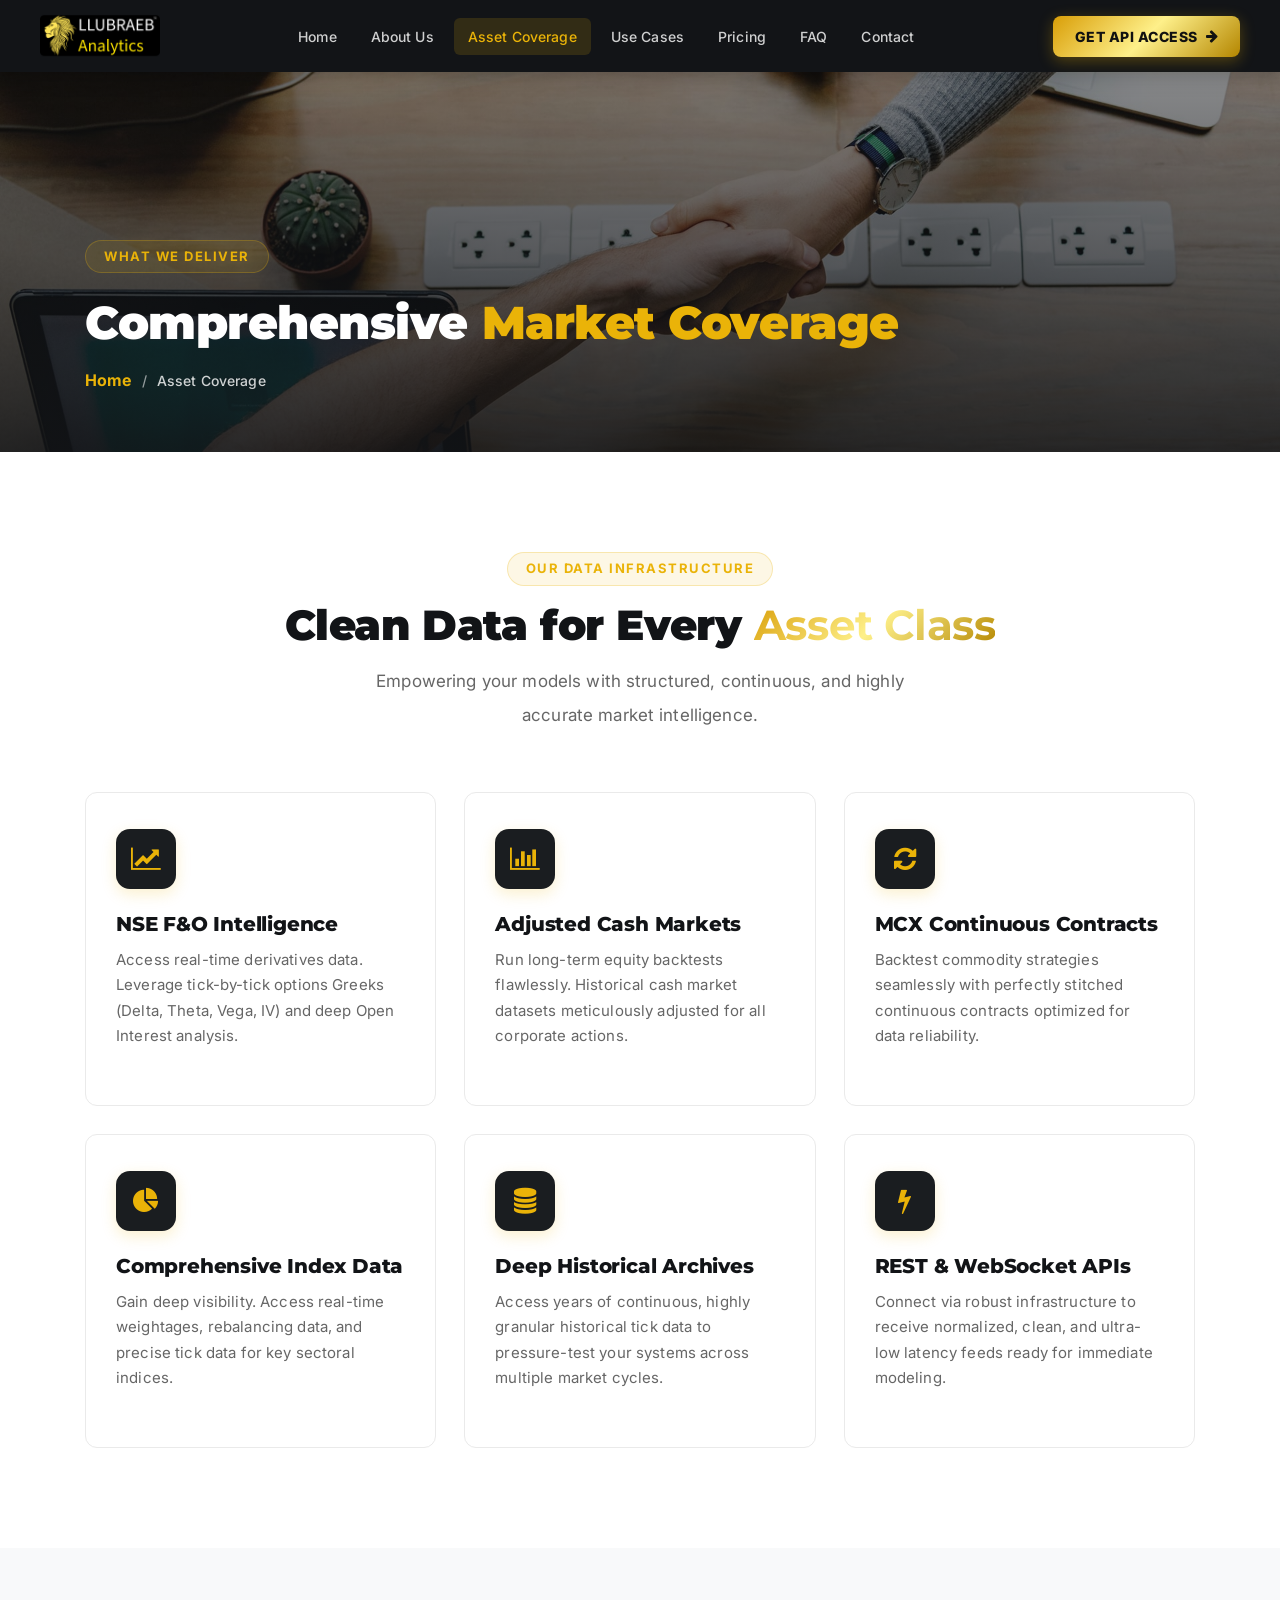
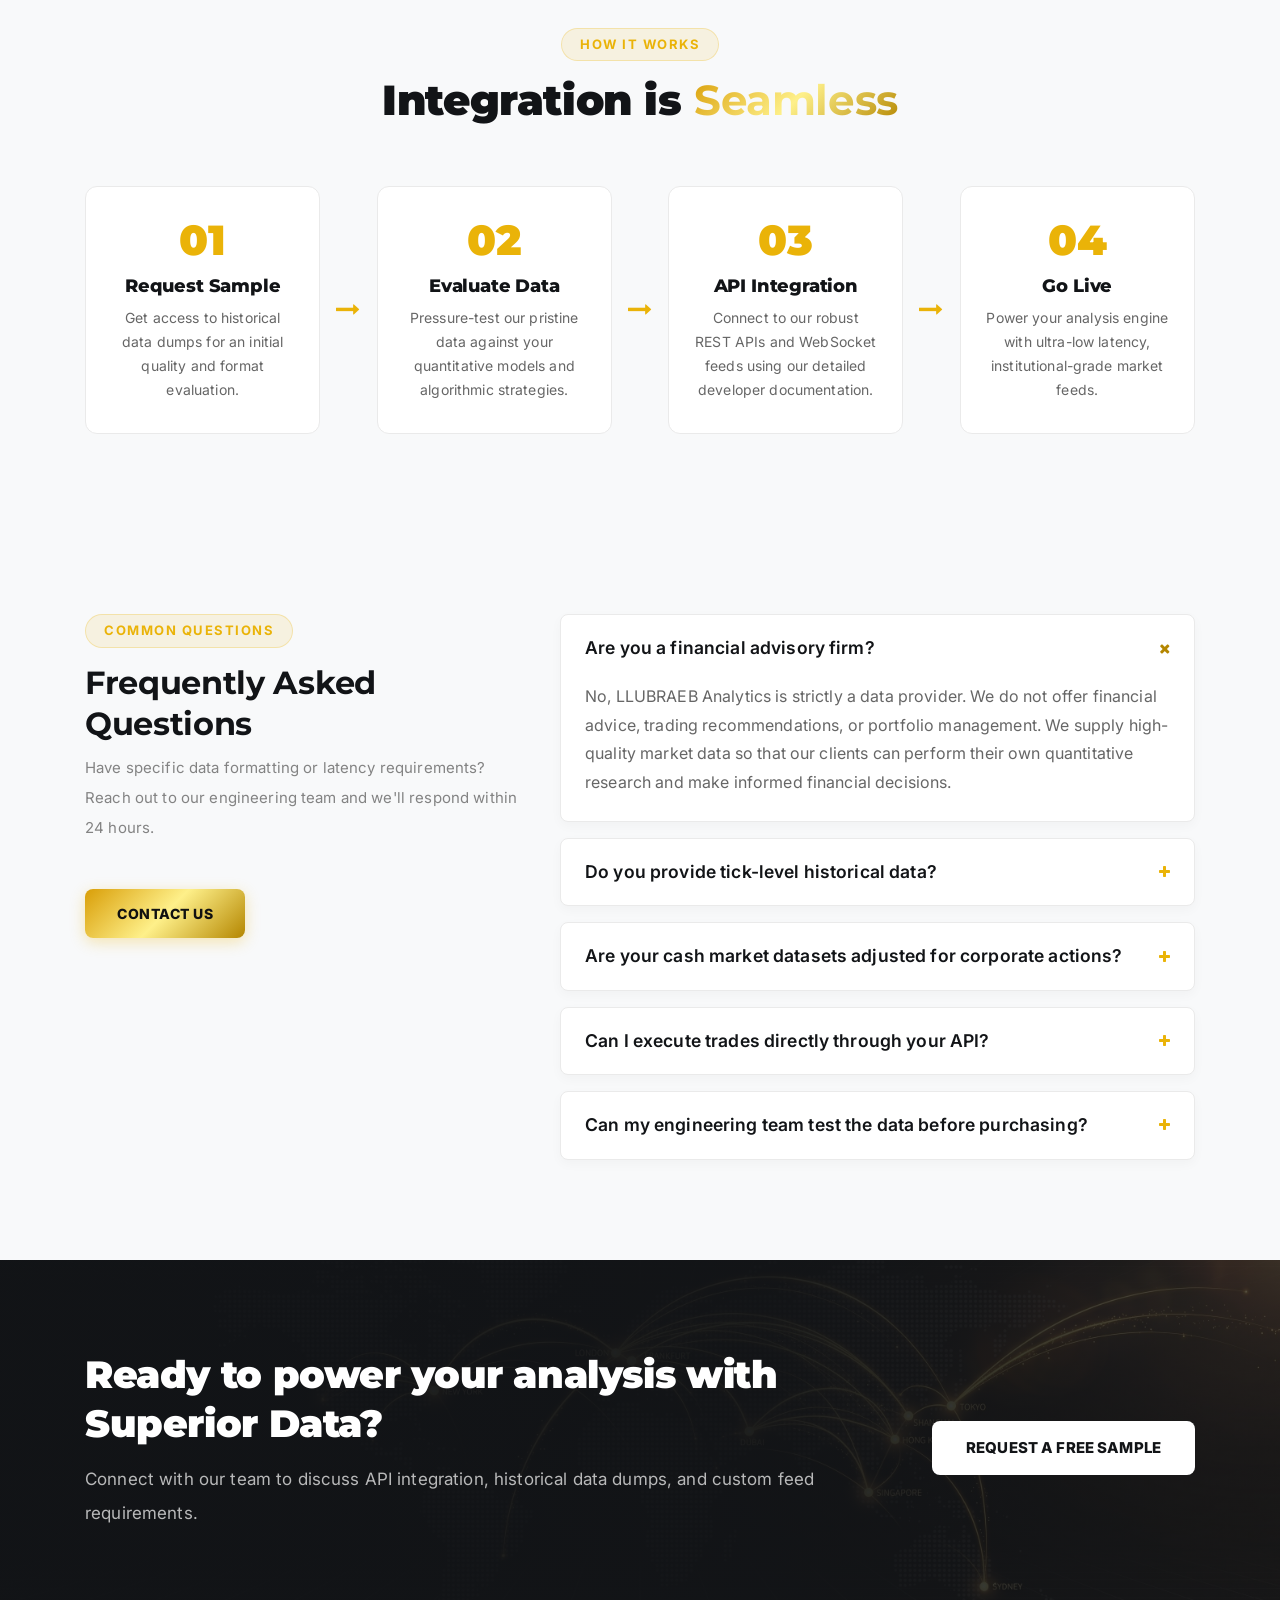
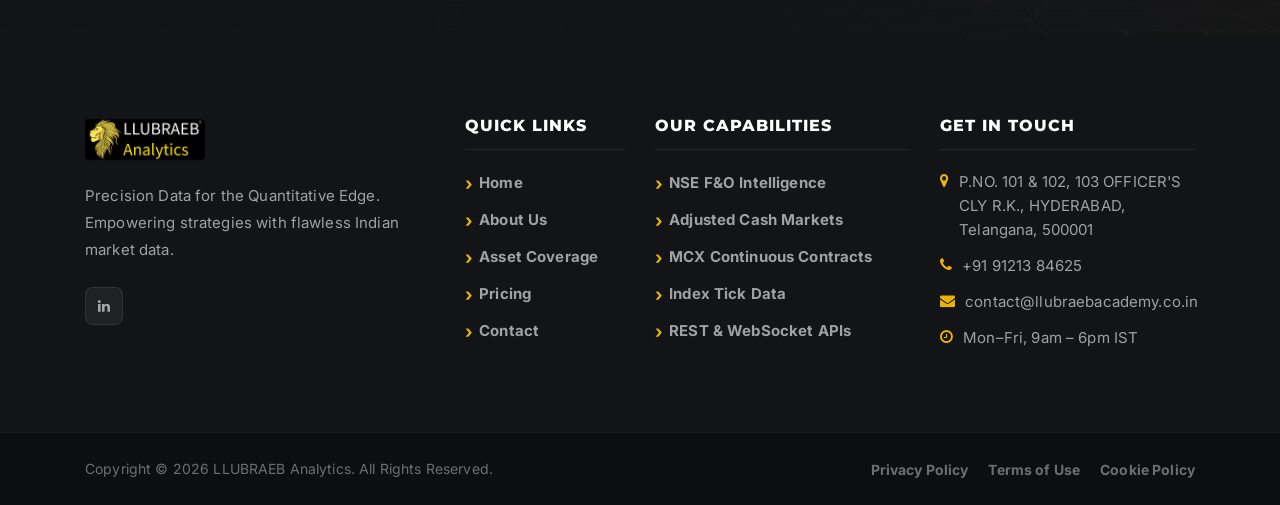
<file: services.html>
<!DOCTYPE html>
<html lang="en">
<head>
    <meta charset="UTF-8">
    <meta name="description" content="LLUBRAEB Analytics Asset Coverage — pristine data feeds for NSE Cash, F&O, MCX, and Indices.">
    <meta http-equiv="X-UA-Compatible" content="IE=edge">
    <meta name="viewport" content="width=device-width, initial-scale=1, shrink-to-fit=no">
    <title>Asset Coverage & Capabilities — LLUBRAEB Analytics</title>
    
    <link rel="icon" type="image/png" href="img/core-img/logo.png">
    <link rel="stylesheet" href="style.css">
    <link rel="stylesheet" href="css/custom-override.css">
</head>
<body>
    <div class="preloader d-flex align-items-center justify-content-center">
        <div class="lds-ellipsis"><div></div><div></div><div></div><div></div></div>
    </div>
    
    <header class="ve-header" id="ve-sticky">
        <div class="container-fluid ve-nav-wrap">
            <div class="ve-logo">
                <a href="index.html" style="display: flex; align-items: center;">
                    <img src="img/core-img/logo.png" alt="LLUBRAEB Analytics Logo" style="height: 48px; width: auto;">
                </a>
            </div>
            <nav class="ve-nav">
                <ul>
                    <li><a href="index.html">Home</a></li>
                    <li><a href="about.html">About Us</a></li>
                    <li><a href="services.html" class="active">Asset Coverage</a></li>
                    <li><a href="index.html#use-cases">Use Cases</a></li>
                    <li><a href="index.html#pricing">Pricing</a></li>
                    <li><a href="index.html#faq">FAQ</a></li>
                    <li><a href="contact.html">Contact</a></li>
                </ul>
            </nav>
            <div class="ve-nav-cta"><a href="contact.html" class="ve-cta-btn">Get API Access <i class="fa fa-arrow-right"></i></a></div>
            <button class="ve-toggler" id="ve-toggle"><span></span><span></span><span></span></button>
        </div>
        <div class="ve-mobile-menu" id="ve-mobile-menu">
            <ul>
                <li><a href="index.html">Home</a></li>
                <li><a href="about.html">About Us</a></li>
                <li><a href="services.html" class="active">Asset Coverage</a></li>
                <li><a href="index.html#use-cases">Use Cases</a></li>
                <li><a href="index.html#pricing">Pricing</a></li>
                <li><a href="index.html#faq">FAQ</a></li>
                <li><a href="contact.html">Contact</a></li>
            </ul>
        </div>
    </header>

    <section class="ve-page-hero" style="background-image:url(img/bg-img/20.jpg);">
        <div class="ve-page-hero-overlay"></div>
        <div class="container ve-page-hero-content">
            <span class="ve-section-tag">What We Deliver</span>
            <h1>Comprehensive <span>Market Coverage</span></h1>
            <nav aria-label="breadcrumb">
                <ol class="ve-breadcrumb">
                    <li><a href="index.html">Home</a></li>
                    <li class="active">Asset Coverage</li>
                </ol>
            </nav>
        </div>
    </section>

    <section class="ve-section">
        <div class="container">
            <div class="ve-section-header text-center">
                <span class="ve-section-tag">Our Data Infrastructure</span>
                <h2>Clean Data for Every <span>Asset Class</span></h2>
                <p>Empowering your models with structured, continuous, and highly accurate market intelligence.</p>
            </div>
            <div class="ve-services-grid">
                <div class="ve-service-card wow fadeInUp" data-wow-delay="100ms"><div class="ve-service-icon"><i class="fa fa-line-chart"></i></div><h4>NSE F&O Intelligence</h4><p>Access real-time derivatives data. Leverage tick-by-tick options Greeks (Delta, Theta, Vega, IV) and deep Open Interest analysis.</p></div>
                <div class="ve-service-card wow fadeInUp" data-wow-delay="200ms"><div class="ve-service-icon"><i class="fa fa-bar-chart"></i></div><h4>Adjusted Cash Markets</h4><p>Run long-term equity backtests flawlessly. Historical cash market datasets meticulously adjusted for all corporate actions.</p></div>
                <div class="ve-service-card wow fadeInUp" data-wow-delay="300ms"><div class="ve-service-icon"><i class="fa fa-refresh"></i></div><h4>MCX Continuous Contracts</h4><p>Backtest commodity strategies seamlessly with perfectly stitched continuous contracts optimized for data reliability.</p></div>
                <div class="ve-service-card wow fadeInUp" data-wow-delay="400ms"><div class="ve-service-icon"><i class="fa fa-pie-chart"></i></div><h4>Comprehensive Index Data</h4><p>Gain deep visibility. Access real-time weightages, rebalancing data, and precise tick data for key sectoral indices.</p></div>
                <div class="ve-service-card wow fadeInUp" data-wow-delay="500ms"><div class="ve-service-icon"><i class="fa fa-database"></i></div><h4>Deep Historical Archives</h4><p>Access years of continuous, highly granular historical tick data to pressure-test your systems across multiple market cycles.</p></div>
                <div class="ve-service-card wow fadeInUp" data-wow-delay="600ms"><div class="ve-service-icon"><i class="fa fa-bolt"></i></div><h4>REST & WebSocket APIs</h4><p>Connect via robust infrastructure to receive normalized, clean, and ultra-low latency feeds ready for immediate modeling.</p></div>
            </div>
        </div>
    </section>

    <section class="ve-process-section">
        <div class="container">
            <div class="ve-section-header text-center">
                <span class="ve-section-tag">How It Works</span>
                <h2>Integration is <span>Seamless</span></h2>
            </div>
            <div class="ve-process-grid">
                <div class="ve-process-step wow fadeInUp" data-wow-delay="100ms"><div class="ve-process-num">01</div><h5>Request Sample</h5><p>Get access to historical data dumps for an initial quality and format evaluation.</p></div>
                <div class="ve-process-arrow"><i class="fa fa-long-arrow-right"></i></div>
                <div class="ve-process-step wow fadeInUp" data-wow-delay="250ms"><div class="ve-process-num">02</div><h5>Evaluate Data</h5><p>Pressure-test our pristine data against your quantitative models and algorithmic strategies.</p></div>
                <div class="ve-process-arrow"><i class="fa fa-long-arrow-right"></i></div>
                <div class="ve-process-step wow fadeInUp" data-wow-delay="400ms"><div class="ve-process-num">03</div><h5>API Integration</h5><p>Connect to our robust REST APIs and WebSocket feeds using our detailed developer documentation.</p></div>
                <div class="ve-process-arrow"><i class="fa fa-long-arrow-right"></i></div>
                <div class="ve-process-step wow fadeInUp" data-wow-delay="550ms"><div class="ve-process-num">04</div><h5>Go Live</h5><p>Power your analysis engine with ultra-low latency, institutional-grade market feeds.</p></div>
            </div>
        </div>
    </section>

    <section class="ve-section ve-faq-section">
        <div class="container">
            <div class="row align-items-start">
                <div class="col-12 col-lg-5 wow fadeInLeft" data-wow-delay="100ms">
                    <span class="ve-section-tag">Common Questions</span>
                    <h2>Frequently Asked <span>Questions</span></h2>
                    <p>Have specific data formatting or latency requirements? Reach out to our engineering team and we'll respond within 24 hours.</p>
                    <a href="contact.html" class="ve-btn-primary mt-30">Contact Us</a>
                </div>
                <div class="col-12 col-lg-7 wow fadeInRight" data-wow-delay="200ms">
                    <div class="ve-faq-list">
                        <div class="ve-faq-item open">
                            <div class="ve-faq-q"><span>Are you a financial advisory firm?</span><i class="fa fa-plus"></i></div>
                            <div class="ve-faq-a">No, LLUBRAEB Analytics is strictly a data provider. We do not offer financial advice, trading recommendations, or portfolio management. We supply high-quality market data so that our clients can perform their own quantitative research and make informed financial decisions.</div>
                        </div>
                        <div class="ve-faq-item">
                            <div class="ve-faq-q"><span>Do you provide tick-level historical data?</span><i class="fa fa-plus"></i></div>
                            <div class="ve-faq-a">Yes. Our historical archives include granular tick-by-tick data, allowing for precise slippage modeling and high-frequency backtesting.</div>
                        </div>
                        <div class="ve-faq-item">
                            <div class="ve-faq-q"><span>Are your cash market datasets adjusted for corporate actions?</span><i class="fa fa-plus"></i></div>
                            <div class="ve-faq-a">Absolutely. All historical equity data is meticulously adjusted for corporate actions, including splits, bonuses, and dividends, to ensure seamless backtesting.</div>
                        </div>
                        <div class="ve-faq-item">
                            <div class="ve-faq-q"><span>Can I execute trades directly through your API?</span><i class="fa fa-plus"></i></div>
                            <div class="ve-faq-a">No. LLUBRAEB Analytics is strictly a data vendor. We provide the intelligence; you use your own connected brokerage or proprietary terminal to execute the trades.</div>
                        </div>
                        <div class="ve-faq-item">
                            <div class="ve-faq-q"><span>Can my engineering team test the data before purchasing?</span><i class="fa fa-plus"></i></div>
                            <div class="ve-faq-a">Yes. We provide sample datasets so your developers and quants can evaluate our data structure, cleanliness, and formatting before making a commitment.</div>
                        </div>
                    </div>
                </div>
            </div>
        </div>
    </section>

    <section class="ve-cta-banner bg-img" style="background-image:url(img/bg-img/6.jpg);">
        <div class="ve-cta-overlay"></div>
        <div class="container ve-cta-content">
            <div class="row align-items-center">
                <div class="col-12 col-lg-8">
                    <h2>Ready to power your analysis with <span>Superior Data?</span></h2>
                    <p>Connect with our team to discuss API integration, historical data dumps, and custom feed requirements.</p>
                </div>
                <div class="col-12 col-lg-4 text-lg-right">
                    <a href="contact.html" class="ve-btn-white">Request a Free Sample</a>
                </div>
            </div>
        </div>
    </section>

    <footer class="ve-footer">
        <div class="container">
            <div class="row">
                <div class="col-12 col-sm-6 col-lg-4 mb-50">
                    <div class="ve-footer-brand">
                        <a href="index.html" class="ve-footer-logo" style="display: flex; align-items: center; margin-bottom: 15px;">
                            <img src="img/core-img/logo.png" alt="LLUBRAEB Analytics Logo" style="height: 48px; width: auto;">
                        </a>
                        <p>Precision Data for the Quantitative Edge. Empowering strategies with flawless Indian market data.</p>
                        <div class="ve-social"><a href="https://www.linkedin.com/company/llubraeb-academy/"><i class="fa fa-linkedin"></i></a></div>
                    </div>
                </div>
                <div class="col-12 col-sm-6 col-lg-2 mb-50">
                    <h5 class="ve-footer-title">Quick Links</h5>
                    <ul class="ve-footer-links">
                        <li><a href="index.html">Home</a></li>
                        <li><a href="about.html">About Us</a></li>
                        <li><a href="index.html#coverage">Asset Coverage</a></li>
                        <li><a href="index.html#pricing">Pricing</a></li>
                        <li><a href="contact.html">Contact</a></li>
                    </ul>
                </div>
                <div class="col-12 col-sm-6 col-lg-3 mb-50">
                    <h5 class="ve-footer-title">Our Capabilities</h5>
                    <ul class="ve-footer-links">
                        <li><a href="services.html">NSE F&O Intelligence</a></li>
                        <li><a href="services.html">Adjusted Cash Markets</a></li>
                        <li><a href="services.html">MCX Continuous Contracts</a></li>
                        <li><a href="services.html">Index Tick Data</a></li>
                        <li><a href="services.html">REST & WebSocket APIs</a></li>
                    </ul>
                </div>
                <div class="col-12 col-sm-6 col-lg-3 mb-50">
                    <h5 class="ve-footer-title">Get In Touch</h5>
                    <ul class="ve-footer-contact">
                        <li><i class="fa fa-map-marker"></i> P.NO. 101 & 102, 103 OFFICER'S CLY R.K., HYDERABAD, Telangana, 500001</li>
                        <li><i class="fa fa-phone"></i> +91 91213 84625</li>
                        <li><i class="fa fa-envelope"></i> contact@llubraebacademy.co.in</li>
                        <li><i class="fa fa-clock-o"></i> Mon–Fri, 9am – 6pm IST</li>
                    </ul>
                </div>
            </div>
        </div>
        <div class="ve-footer-bottom">
            <div class="container">
                <div class="ve-footer-bottom-inner">
                    <p>Copyright &copy; <script>document.write(new Date().getFullYear());</script> LLUBRAEB Analytics. All Rights Reserved.</p>
                    <ul>
                        <li><a href="privacy.html">Privacy Policy</a></li>
                        <li><a href="terms.html">Terms of Use</a></li>
                        <li><a href="cookie.html">Cookie Policy</a></li>
                    </ul>
                </div>
            </div>
        </div>
    </footer>
    <script src="js/jquery/jquery-2.2.4.min.js"></script>
    <script src="js/bootstrap/popper.min.js"></script>
    <script src="js/bootstrap/bootstrap.min.js"></script>
    <script src="js/plugins/plugins.js"></script>
    <script src="js/active.js"></script>
    <script src="js/vaultedge.js"></script>
</body>
</html>
</file>
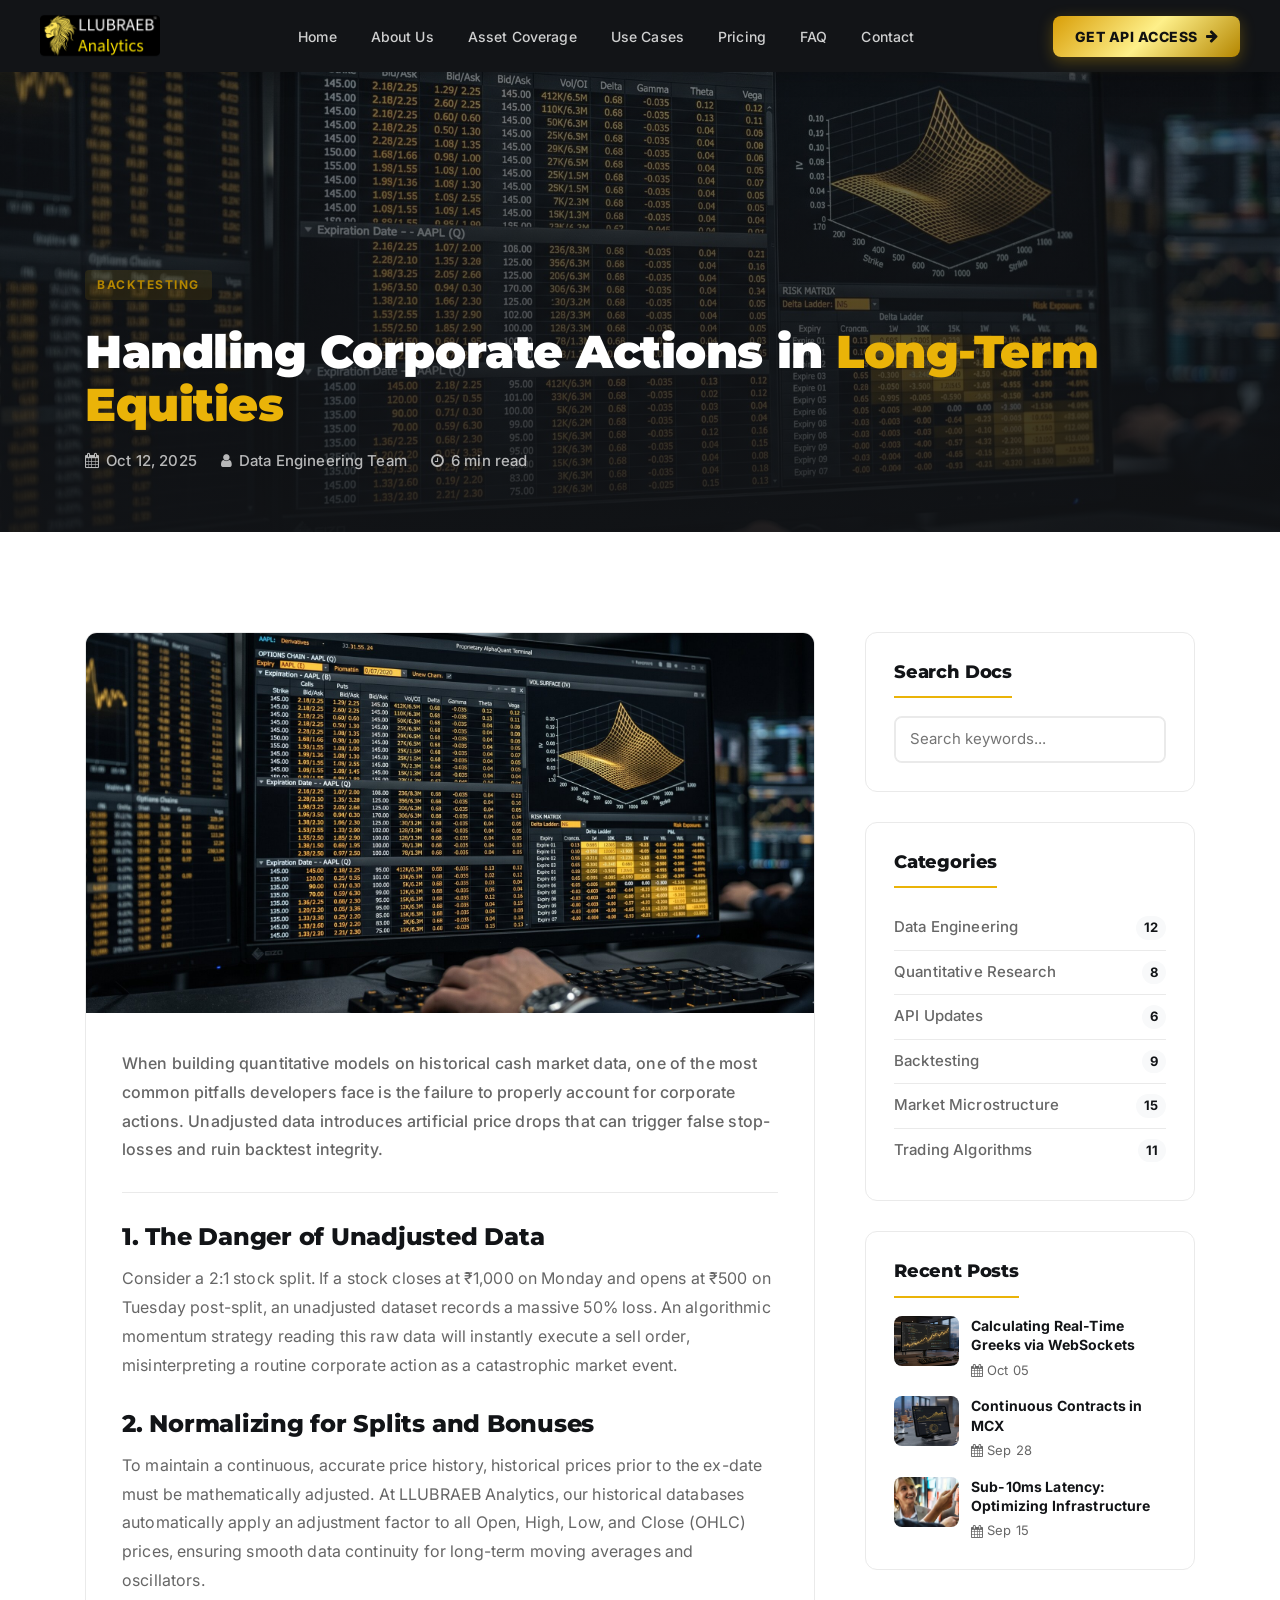
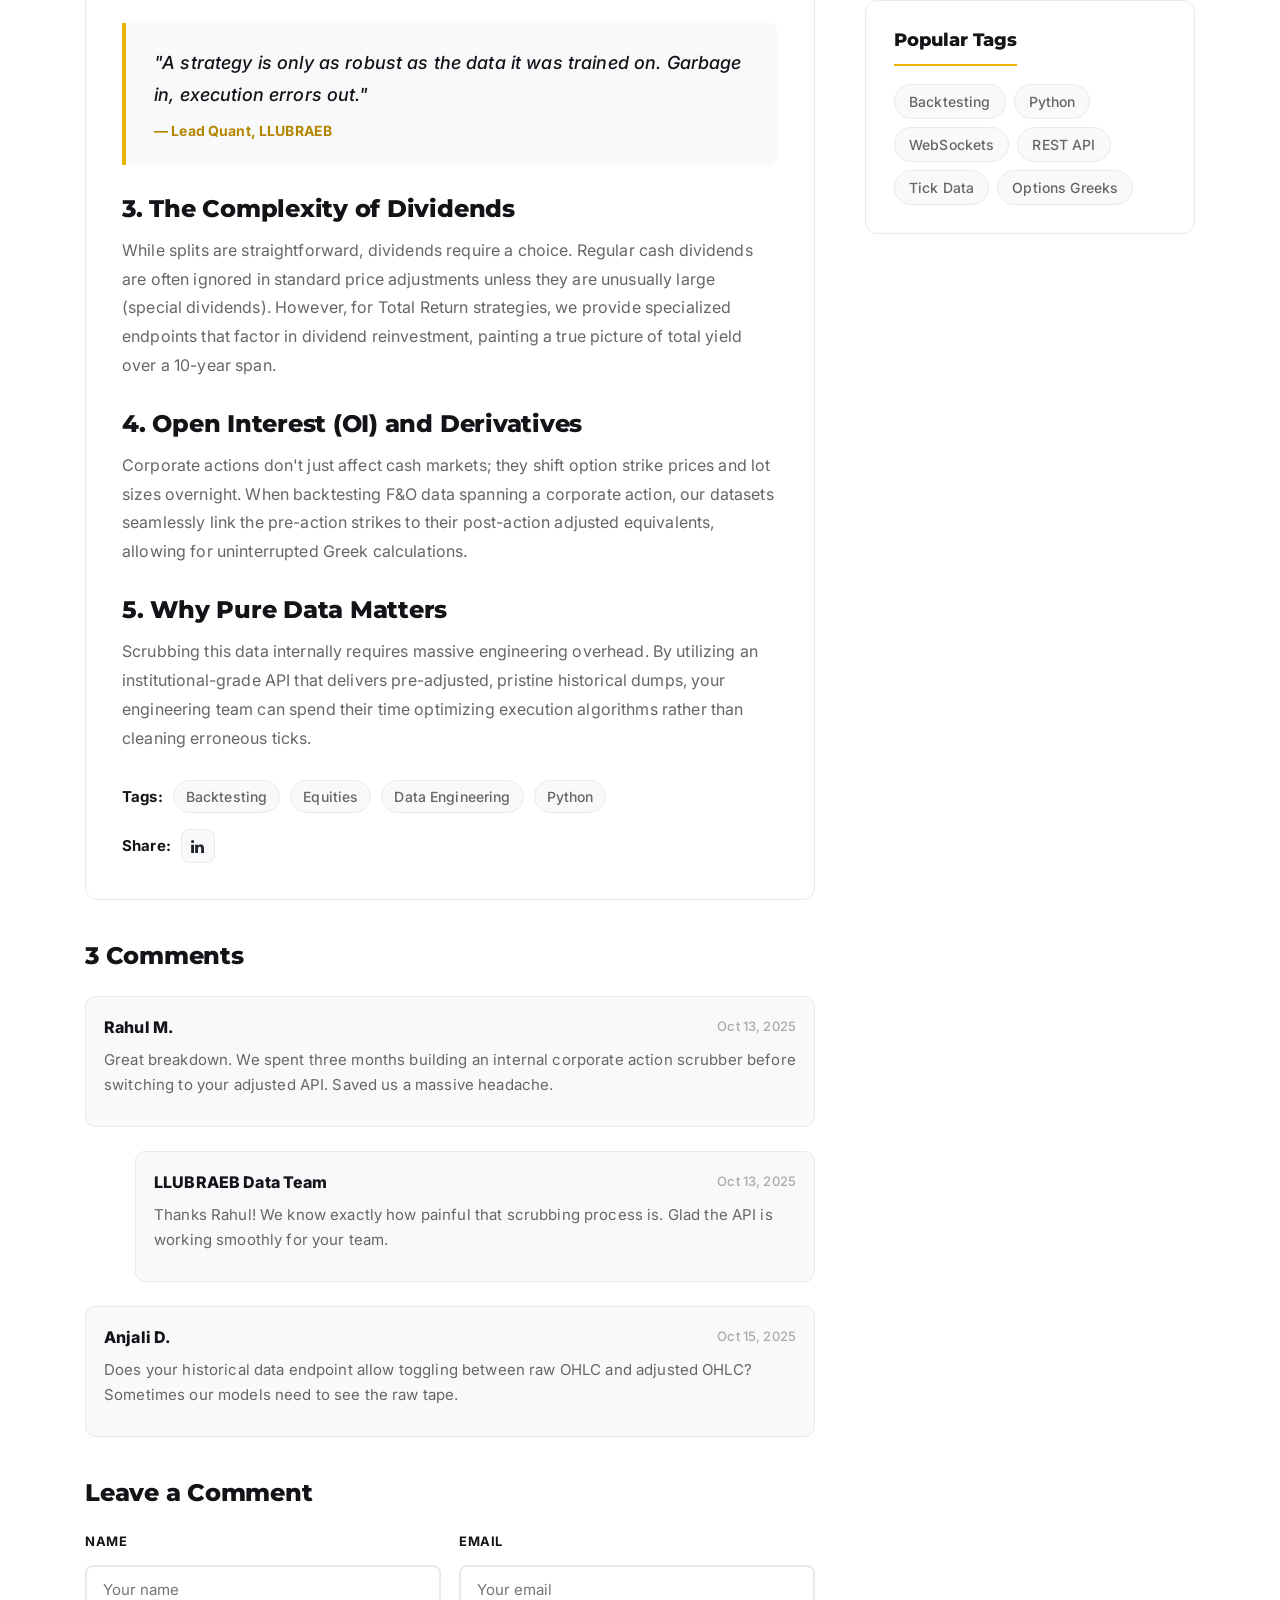
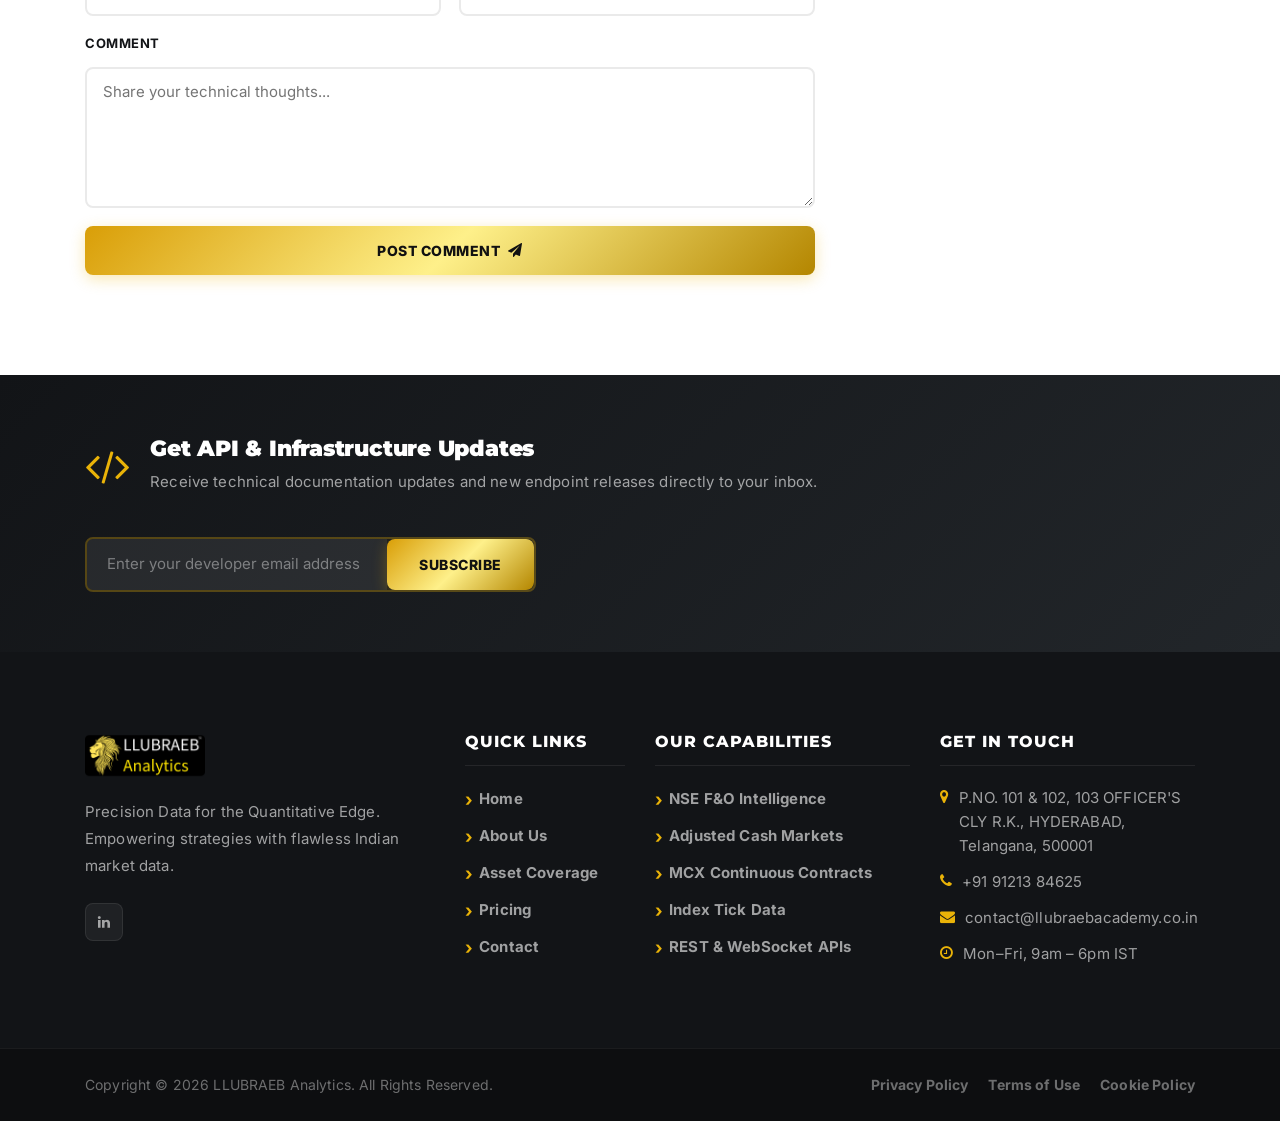
<file: single-post.html>
<!DOCTYPE html>
<html lang="en">
<head>
    <meta charset="UTF-8">
    <meta name="description" content="Why adjusting historical cash market data is critical for accurate backtests without artificial price drop artifacts.">
    <meta http-equiv="X-UA-Compatible" content="IE=edge">
    <meta name="viewport" content="width=device-width, initial-scale=1, shrink-to-fit=no">
    <title>Handling Corporate Actions in Equities — LLUBRAEB Analytics</title>
    
    <link rel="icon" type="image/png" href="img/core-img/logo.png">
    <link rel="stylesheet" href="style.css">
    <link rel="stylesheet" href="css/custom-override.css">
</head>
<body>
    <div class="preloader d-flex align-items-center justify-content-center">
        <div class="lds-ellipsis"><div></div><div></div><div></div><div></div></div>
    </div>
    
    <header class="ve-header" id="ve-sticky">
        <div class="container-fluid ve-nav-wrap">
            <div class="ve-logo">
                <a href="index.html" style="display: flex; align-items: center;">
                    <img src="img/core-img/logo.png" alt="LLUBRAEB Analytics Logo" style="height: 48px; width: auto;">
                </a>
            </div>
            <nav class="ve-nav">
                <ul>
                    <li><a href="index.html">Home</a></li>
                    <li><a href="about.html">About Us</a></li>
                    <li><a href="services.html">Asset Coverage</a></li>
                    <li><a href="index.html#use-cases">Use Cases</a></li>
                    <li><a href="index.html#pricing">Pricing</a></li>
                    <li><a href="index.html#faq">FAQ</a></li>
                    <li><a href="contact.html">Contact</a></li>
                </ul>
            </nav>
            <div class="ve-nav-cta"><a href="contact.html" class="ve-cta-btn">Get API Access <i class="fa fa-arrow-right"></i></a></div>
            <button class="ve-toggler" id="ve-toggle"><span></span><span></span><span></span></button>
        </div>
        <div class="ve-mobile-menu" id="ve-mobile-menu">
            <ul>
                <li><a href="index.html">Home</a></li>
                <li><a href="about.html">About Us</a></li>
                <li><a href="services.html">Asset Coverage</a></li>
                <li><a href="index.html#use-cases">Use Cases</a></li>
                <li><a href="index.html#pricing">Pricing</a></li>
                <li><a href="index.html#faq">FAQ</a></li>
                <li><a href="contact.html">Contact</a></li>
            </ul>
        </div>
    </header>

    <section class="ve-page-hero ve-page-hero-sm" style="background-image:url(img/bg-img/10.jpg);">
        <div class="ve-page-hero-overlay"></div>
        <div class="container ve-page-hero-content">
            <span class="ve-insight-cat" style="margin-bottom:16px;">Backtesting</span>
            <h1>Handling Corporate Actions in <span>Long-Term Equities</span></h1>
            <div class="ve-post-meta-hero">
                <span><i class="fa fa-calendar"></i> Oct 12, 2025</span>
                <span><i class="fa fa-user"></i> Data Engineering Team</span>
                <span><i class="fa fa-clock-o"></i> 6 min read</span>
            </div>
        </div>
    </section>

    <section class="ve-section">
        <div class="container">
            <div class="row">
                <div class="col-12 col-lg-8">
                    <article class="ve-article">
                        <div class="ve-article-featured bg-img" style="background-image:url(img/bg-img/10.jpg);"></div>
                        <div class="ve-article-body">
                            <p class="ve-article-lead">When building quantitative models on historical cash market data, one of the most common pitfalls developers face is the failure to properly account for corporate actions. Unadjusted data introduces artificial price drops that can trigger false stop-losses and ruin backtest integrity.</p>
                            
                            <h3>1. The Danger of Unadjusted Data</h3>
                            <p>Consider a 2:1 stock split. If a stock closes at ₹1,000 on Monday and opens at ₹500 on Tuesday post-split, an unadjusted dataset records a massive 50% loss. An algorithmic momentum strategy reading this raw data will instantly execute a sell order, misinterpreting a routine corporate action as a catastrophic market event.</p>
                            
                            <h3>2. Normalizing for Splits and Bonuses</h3>
                            <p>To maintain a continuous, accurate price history, historical prices prior to the ex-date must be mathematically adjusted. At LLUBRAEB Analytics, our historical databases automatically apply an adjustment factor to all Open, High, Low, and Close (OHLC) prices, ensuring smooth data continuity for long-term moving averages and oscillators.</p>
                            
                            <blockquote class="ve-blockquote">
                                <p>"A strategy is only as robust as the data it was trained on. Garbage in, execution errors out."</p>
                                <cite>— Lead Quant, LLUBRAEB</cite>
                            </blockquote>
                            
                            <h3>3. The Complexity of Dividends</h3>
                            <p>While splits are straightforward, dividends require a choice. Regular cash dividends are often ignored in standard price adjustments unless they are unusually large (special dividends). However, for Total Return strategies, we provide specialized endpoints that factor in dividend reinvestment, painting a true picture of total yield over a 10-year span.</p>
                            
                            <h3>4. Open Interest (OI) and Derivatives</h3>
                            <p>Corporate actions don't just affect cash markets; they shift option strike prices and lot sizes overnight. When backtesting F&O data spanning a corporate action, our datasets seamlessly link the pre-action strikes to their post-action adjusted equivalents, allowing for uninterrupted Greek calculations.</p>
                            
                            <h3>5. Why Pure Data Matters</h3>
                            <p>Scrubbing this data internally requires massive engineering overhead. By utilizing an institutional-grade API that delivers pre-adjusted, pristine historical dumps, your engineering team can spend their time optimizing execution algorithms rather than cleaning erroneous ticks.</p>
                            
                            <div class="ve-article-tags">
                                <strong>Tags:</strong>
                                <a href="#">Backtesting</a>
                                <a href="#">Equities</a>
                                <a href="#">Data Engineering</a>
                                <a href="#">Python</a>
                            </div>
                            
                            <div class="ve-article-share">
                                <strong>Share:</strong>
                                <a href="https://www.linkedin.com/company/llubraeb-academy/"><i class="fa fa-linkedin"></i></a>
                            </div>
                        </div>
                    </article>
                    
                    <div class="ve-comments-section">
                        <h4>3 Comments</h4>
                        <div class="ve-comment">
                            <div class="ve-comment-body">
                                <div class="ve-comment-meta"><strong>Rahul M.</strong><span>Oct 13, 2025</span></div>
                                <p>Great breakdown. We spent three months building an internal corporate action scrubber before switching to your adjusted API. Saved us a massive headache.</p>
                            </div>
                        </div>
                        <div class="ve-comment ve-comment-reply">
                            <div class="ve-comment-body">
                                <div class="ve-comment-meta"><strong>LLUBRAEB Data Team</strong><span>Oct 13, 2025</span></div>
                                <p>Thanks Rahul! We know exactly how painful that scrubbing process is. Glad the API is working smoothly for your team.</p>
                            </div>
                        </div>
                        <div class="ve-comment">
                            <div class="ve-comment-body">
                                <div class="ve-comment-meta"><strong>Anjali D.</strong><span>Oct 15, 2025</span></div>
                                <p>Does your historical data endpoint allow toggling between raw OHLC and adjusted OHLC? Sometimes our models need to see the raw tape.</p>
                            </div>
                        </div>
                    </div>
                    
                    <div class="ve-comment-form-wrap">
                        <h4>Leave a Comment</h4>
                        <form class="ve-contact-form" action="javascript:void(0);" onsubmit="alert('Thank you! Your comment has been submitted for review.'); return false;">
                            <div class="ve-form-row">
                                <div class="ve-form-group"><label>Name</label><input type="text" placeholder="Your name" required></div>
                                <div class="ve-form-group"><label>Email</label><input type="email" placeholder="Your email" required></div>
                            </div>
                            <div class="ve-form-group">
                                <label>Comment</label>
                                <textarea rows="5" placeholder="Share your technical thoughts..."></textarea>
                            </div>
                            <button type="submit" class="ve-btn-primary">Post Comment <i class="fa fa-paper-plane"></i></button>
                        </form>
                    </div>
                </div>

                <div class="col-12 col-lg-4">
                    <div class="ve-sidebar">
                        <div class="ve-sidebar-widget">
                            <h5 class="ve-sidebar-title">Search Docs</h5>
                            <div class="ve-search-box">
                                <input type="text" placeholder="Search keywords...">
                                <button><i class="fa fa-search"></i></button>
                            </div>
                        </div>
                        <div class="ve-sidebar-widget">
                            <h5 class="ve-sidebar-title">Categories</h5>
                            <ul class="ve-cat-list">
                                <li><a href="#">Data Engineering <span>12</span></a></li>
                                <li><a href="#">Quantitative Research <span>8</span></a></li>
                                <li><a href="#">API Updates <span>6</span></a></li>
                                <li><a href="#">Backtesting <span>9</span></a></li>
                                <li><a href="#">Market Microstructure <span>15</span></a></li>
                                <li><a href="#">Trading Algorithms <span>11</span></a></li>
                            </ul>
                        </div>
                        <div class="ve-sidebar-widget">
                            <h5 class="ve-sidebar-title">Recent Posts</h5>
                            <div class="ve-recent-post">
                                <div class="ve-rp-img bg-img" style="background-image:url(img/bg-img/11.jpg);"></div>
                                <div><a href="single-post.html">Calculating Real-Time Greeks via WebSockets</a><span><i class="fa fa-calendar"></i> Oct 05</span></div>
                            </div>
                            <div class="ve-recent-post">
                                <div class="ve-rp-img bg-img" style="background-image:url(img/bg-img/12.jpg);"></div>
                                <div><a href="single-post.html">Continuous Contracts in MCX</a><span><i class="fa fa-calendar"></i> Sep 28</span></div>
                            </div>
                            <div class="ve-recent-post">
                                <div class="ve-rp-img bg-img" style="background-image:url(img/bg-img/23.jpg);"></div>
                                <div><a href="single-post.html">Sub-10ms Latency: Optimizing Infrastructure</a><span><i class="fa fa-calendar"></i> Sep 15</span></div>
                            </div>
                        </div>
                        <div class="ve-sidebar-widget">
                            <h5 class="ve-sidebar-title">Popular Tags</h5>
                            <div class="ve-tags">
                                <a href="#">Backtesting</a><a href="#">Python</a><a href="#">WebSockets</a>
                                <a href="#">REST API</a><a href="#">Tick Data</a><a href="#">Options Greeks</a>
                            </div>
                        </div>
                    </div>
                </div>
            </div>
        </div>
    </section>

    <section class="ve-newsletter-section">
        <div class="container">
            <div class="ve-newsletter-wrap">
                <div class="ve-nl-left">
                    <i class="fa fa-code"></i>
                    <div>
                        <h3>Get API &amp; Infrastructure Updates</h3>
                        <p>Receive technical documentation updates and new endpoint releases directly to your inbox.</p>
                    </div>
                </div>
                <div class="ve-nl-right">
                    <form class="ve-nl-form" action="javascript:void(0);" onsubmit="alert('Thank you! You are now subscribed to API updates.'); return false;">
                        <input type="email" placeholder="Enter your developer email address" required>
                        <button type="submit">Subscribe</button>
                    </form>
                </div>
            </div>
        </div>
    </section>

    <footer class="ve-footer">
        <div class="container">
            <div class="row">
                <div class="col-12 col-sm-6 col-lg-4 mb-50">
                    <div class="ve-footer-brand">
                        <a href="index.html" class="ve-footer-logo" style="display: flex; align-items: center; margin-bottom: 15px;">
                            <img src="img/core-img/logo.png" alt="LLUBRAEB Analytics Logo" style="height: 48px; width: auto;">
                        </a>
                        <p>Precision Data for the Quantitative Edge. Empowering strategies with flawless Indian market data.</p>
                        <div class="ve-social"><a href="https://www.linkedin.com/company/llubraeb-academy/"><i class="fa fa-linkedin"></i></a></div>
                    </div>
                </div>
                <div class="col-12 col-sm-6 col-lg-2 mb-50">
                    <h5 class="ve-footer-title">Quick Links</h5>
                    <ul class="ve-footer-links">
                        <li><a href="index.html">Home</a></li>
                        <li><a href="about.html">About Us</a></li>
                        <li><a href="index.html#coverage">Asset Coverage</a></li>
                        <li><a href="index.html#pricing">Pricing</a></li>
                        <li><a href="contact.html">Contact</a></li>
                    </ul>
                </div>
                <div class="col-12 col-sm-6 col-lg-3 mb-50">
                    <h5 class="ve-footer-title">Our Capabilities</h5>
                    <ul class="ve-footer-links">
                        <li><a href="services.html">NSE F&O Intelligence</a></li>
                        <li><a href="services.html">Adjusted Cash Markets</a></li>
                        <li><a href="services.html">MCX Continuous Contracts</a></li>
                        <li><a href="services.html">Index Tick Data</a></li>
                        <li><a href="services.html">REST & WebSocket APIs</a></li>
                    </ul>
                </div>
                <div class="col-12 col-sm-6 col-lg-3 mb-50">
                    <h5 class="ve-footer-title">Get In Touch</h5>
                    <ul class="ve-footer-contact">
                        <li><i class="fa fa-map-marker"></i> P.NO. 101 & 102, 103 OFFICER'S CLY R.K., HYDERABAD, Telangana, 500001</li>
                        <li><i class="fa fa-phone"></i> +91 91213 84625</li>
                        <li><i class="fa fa-envelope"></i> contact@llubraebacademy.co.in</li>
                        <li><i class="fa fa-clock-o"></i> Mon–Fri, 9am – 6pm IST</li>
                    </ul>
                </div>
            </div>
        </div>
        <div class="ve-footer-bottom">
            <div class="container">
                <div class="ve-footer-bottom-inner">
                    <p>Copyright &copy; <script>document.write(new Date().getFullYear());</script> LLUBRAEB Analytics. All Rights Reserved.</p>
                    <ul>
                        <li><a href="privacy.html">Privacy Policy</a></li>
                        <li><a href="terms.html">Terms of Use</a></li>
                        <li><a href="cookie.html">Cookie Policy</a></li>
                    </ul>
                </div>
            </div>
        </div>
    </footer>
    
    <script src="js/jquery/jquery-2.2.4.min.js"></script>
    <script src="js/bootstrap/popper.min.js"></script>
    <script src="js/bootstrap/bootstrap.min.js"></script>
    <script src="js/plugins/plugins.js"></script>
    <script src="js/active.js"></script>
    <script src="js/vaultedge.js"></script>
</body>
</html>
</file>
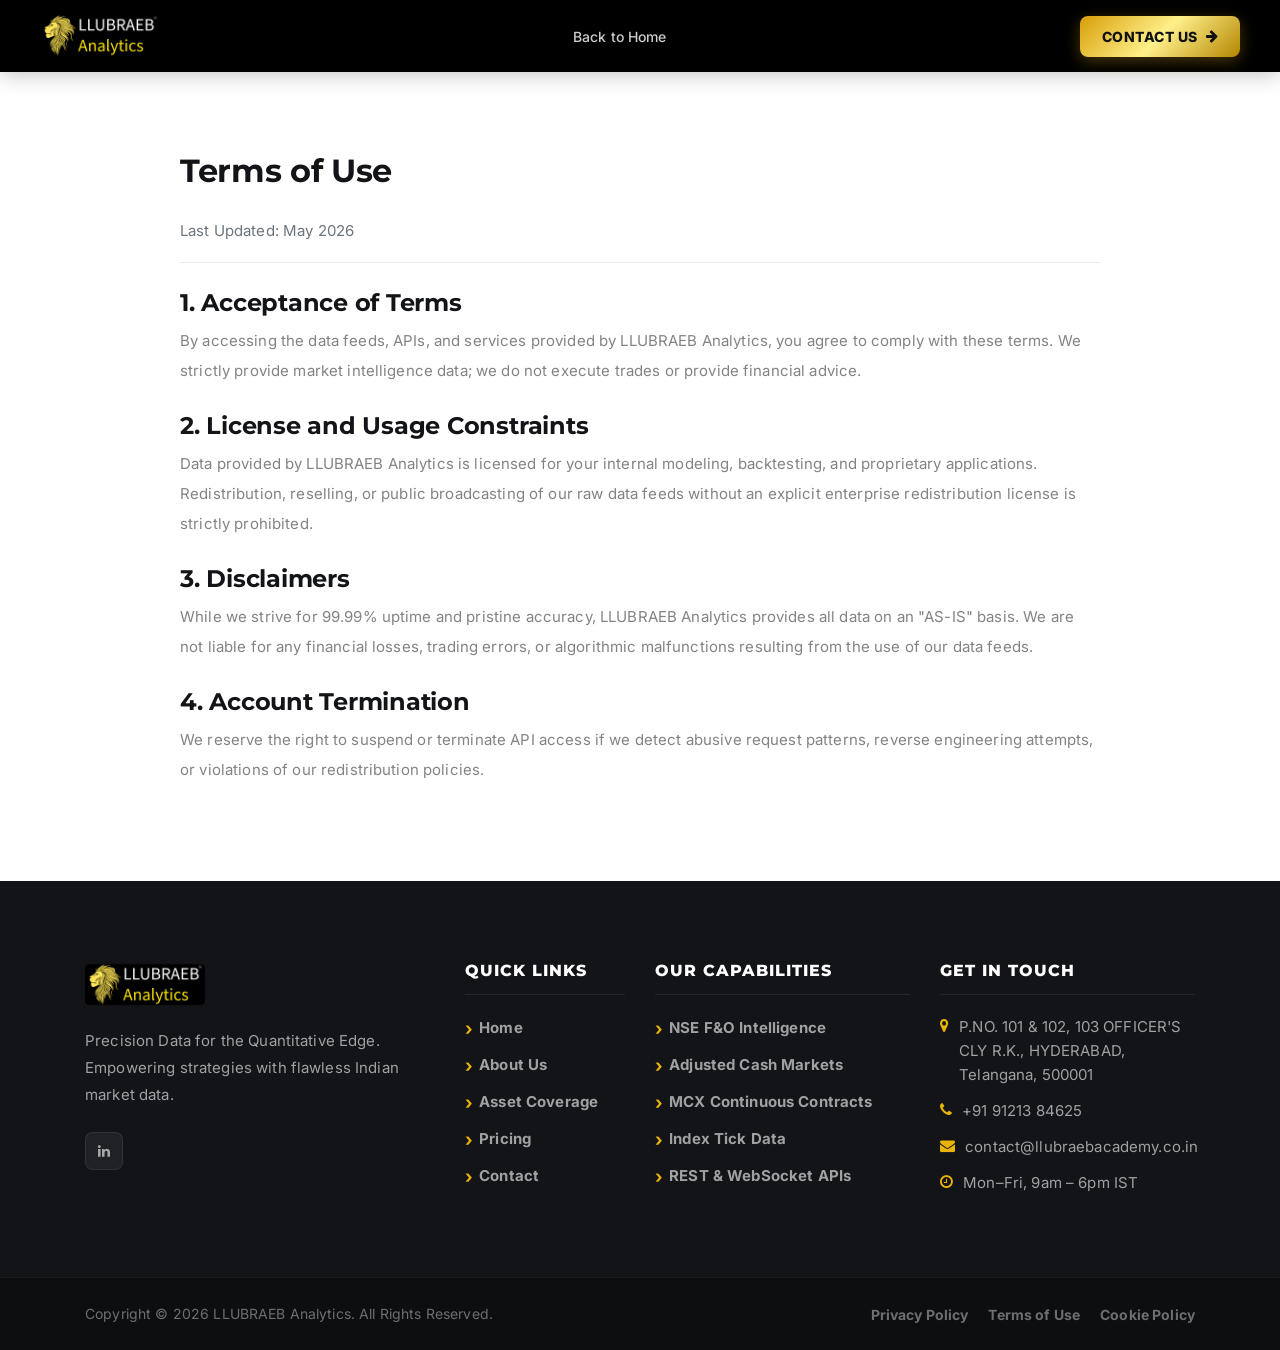
<file: terms.html>
<!DOCTYPE html>
<html lang="en">
<head>
    <meta charset="UTF-8">
    <meta http-equiv="X-UA-Compatible" content="IE=edge">
    <meta name="viewport" content="width=device-width, initial-scale=1, shrink-to-fit=no">
    <title>Terms of Use - LLUBRAEB Analytics</title>
    
    <link rel="icon" type="image/png" href="img/core-img/logo.png">
    <link rel="stylesheet" href="style.css">
    <link rel="stylesheet" href="css/custom-override.css">
</head>
<body>
    <header class="ve-header bg-dark" id="ve-sticky">
        <div class="container-fluid ve-nav-wrap">
            <div class="ve-logo">
                <a href="index.html" style="display: flex; align-items: center;">
                    <img src="img/core-img/logo.png" alt="LLUBRAEB Analytics Logo" style="height: 48px; width: auto;">
                </a>
            </div>
            <nav class="ve-nav"><ul><li><a href="index.html">Back to Home</a></li></ul></nav>
            <div class="ve-nav-cta"><a href="contact.html" class="ve-cta-btn">Contact Us <i class="fa fa-arrow-right"></i></a></div>
            <button class="ve-toggler" id="ve-toggle"><span></span><span></span><span></span></button>
        </div>
        <div class="ve-mobile-menu" id="ve-mobile-menu">
            <ul><li><a href="index.html">Back to Home</a></li><li><a href="contact.html">Contact Us</a></li></ul>
        </div>
    </header>

    <section class="ve-section" style="padding-top: 150px; padding-bottom: 80px;">
        <div class="container">
            <div class="row justify-content-center">
                <div class="col-lg-10">
                    <h2 class="mb-4">Terms of Use</h2>
                    <p class="text-muted">Last Updated: May 2026</p>
                    <hr style="border-top: 1px solid var(--ve-border);">
                    
                    <h4 class="mt-4">1. Acceptance of Terms</h4>
                    <p>By accessing the data feeds, APIs, and services provided by LLUBRAEB Analytics, you agree to comply with these terms. We strictly provide market intelligence data; we do not execute trades or provide financial advice.</p>

                    <h4 class="mt-4">2. License and Usage Constraints</h4>
                    <p>Data provided by LLUBRAEB Analytics is licensed for your internal modeling, backtesting, and proprietary applications. Redistribution, reselling, or public broadcasting of our raw data feeds without an explicit enterprise redistribution license is strictly prohibited.</p>

                    <h4 class="mt-4">3. Disclaimers</h4>
                    <p>While we strive for 99.99% uptime and pristine accuracy, LLUBRAEB Analytics provides all data on an "AS-IS" basis. We are not liable for any financial losses, trading errors, or algorithmic malfunctions resulting from the use of our data feeds.</p>

                    <h4 class="mt-4">4. Account Termination</h4>
                    <p>We reserve the right to suspend or terminate API access if we detect abusive request patterns, reverse engineering attempts, or violations of our redistribution policies.</p>
                </div>
            </div>
        </div>
    </section>

    <footer class="ve-footer">
        <div class="container">
            <div class="row">
                <div class="col-12 col-sm-6 col-lg-4 mb-50">
                    <div class="ve-footer-brand">
                        <a href="index.html" class="ve-footer-logo" style="display: flex; align-items: center; margin-bottom: 15px;">
                            <img src="img/core-img/logo.png" alt="LLUBRAEB Analytics Logo" style="height: 48px; width: auto;">
                        </a>
                        <p>Precision Data for the Quantitative Edge. Empowering strategies with flawless Indian market data.</p>
                        <div class="ve-social"><a href="https://www.linkedin.com/company/llubraeb-academy/"><i class="fa fa-linkedin"></i></a></div>
                    </div>
                </div>
                <div class="col-12 col-sm-6 col-lg-2 mb-50">
                    <h5 class="ve-footer-title">Quick Links</h5>
                    <ul class="ve-footer-links">
                        <li><a href="index.html">Home</a></li>
                        <li><a href="about.html">About Us</a></li>
                        <li><a href="index.html#coverage">Asset Coverage</a></li>
                        <li><a href="index.html#pricing">Pricing</a></li>
                        <li><a href="contact.html">Contact</a></li>
                    </ul>
                </div>
                <div class="col-12 col-sm-6 col-lg-3 mb-50">
                    <h5 class="ve-footer-title">Our Capabilities</h5>
                    <ul class="ve-footer-links">
                        <li><a href="services.html">NSE F&O Intelligence</a></li>
                        <li><a href="services.html">Adjusted Cash Markets</a></li>
                        <li><a href="services.html">MCX Continuous Contracts</a></li>
                        <li><a href="services.html">Index Tick Data</a></li>
                        <li><a href="services.html">REST & WebSocket APIs</a></li>
                    </ul>
                </div>
                <div class="col-12 col-sm-6 col-lg-3 mb-50">
                    <h5 class="ve-footer-title">Get In Touch</h5>
                    <ul class="ve-footer-contact">
                        <li><i class="fa fa-map-marker"></i> P.NO. 101 & 102, 103 OFFICER'S CLY R.K., HYDERABAD, Telangana, 500001</li>
                        <li><i class="fa fa-phone"></i> +91 91213 84625</li>
                        <li><i class="fa fa-envelope"></i> contact@llubraebacademy.co.in</li>
                        <li><i class="fa fa-clock-o"></i> Mon–Fri, 9am – 6pm IST</li>
                    </ul>
                </div>
            </div>
        </div>
        <div class="ve-footer-bottom">
            <div class="container">
                <div class="ve-footer-bottom-inner">
                    <p>Copyright &copy; <script>document.write(new Date().getFullYear());</script> LLUBRAEB Analytics. All Rights Reserved.</p>
                    <ul>
                        <li><a href="privacy.html">Privacy Policy</a></li>
                        <li><a href="terms.html">Terms of Use</a></li>
                        <li><a href="cookie.html">Cookie Policy</a></li>
                    </ul>
                </div>
            </div>
        </div>
    </footer>
    <script src="js/jquery/jquery-2.2.4.min.js"></script>
    <script src="js/bootstrap/popper.min.js"></script>
    <script src="js/bootstrap/bootstrap.min.js"></script>
    <script src="js/plugins/plugins.js"></script>
    <script src="js/active.js"></script>
    <script src="js/vaultedge.js"></script>
</body>
</html>
</file>
<file: style.css>
/* [Core Stylesheet - 1.0] */
/* :: 1.0 Import Fonts */
@import url("https://fonts.googleapis.com/css2?family=Raleway:wght@300;400;500;600;700&family=Source+Sans+3:wght@300;400;600;700&display=swap");
/* :: 2.0 Import All CSS */
@import url(css/bootstrap.min.css);
@import url(css/classy-nav.css);
@import url(css/owl.carousel.min.css);
@import url(css/animate.css);
@import url(css/font-awesome.min.css);
@import url(css/credit-icon.css);
/* :: 3.0 Base CSS */
* {
  margin: 0;
  padding: 0; }

body {
  font-family: "Source Sans 3", sans-serif;
  font-size: 14px; }

h1,
h2,
h3,
h4,
h5,
h6 {
  font-family: "Raleway", sans-serif;
  color: #000000;
  line-height: 1.3;
  font-weight: 700; }

p {
  color: #838383;
  font-size: 15px;
  line-height: 2;
  font-weight: 400; }

a,
a:hover,
a:focus {
  -webkit-transition-duration: 500ms;
  transition-duration: 500ms;
  text-decoration: none;
  outline: 0 solid transparent;
  color: #000000;
  font-weight: 700;
  font-size: 16px; }

ul,
ol {
  margin: 0; }
  ul li,
  ol li {
    list-style: none; }

img {
  height: auto;
  max-width: 100%; }

/* :: 3.1.0 Spacing */
.mt-15 {
  margin-top: 15px !important; }

.mt-30 {
  margin-top: 30px !important; }

.mt-50 {
  margin-top: 50px !important; }

.mt-70 {
  margin-top: 70px !important; }

.mt-100 {
  margin-top: 100px !important; }

.mb-15 {
  margin-bottom: 15px !important; }

.mb-30 {
  margin-bottom: 30px !important; }

.mb-50 {
  margin-bottom: 50px !important; }

.mb-70 {
  margin-bottom: 70px !important; }

.mb-100 {
  margin-bottom: 100px !important; }

.ml-15 {
  margin-left: 15px !important; }

.ml-30 {
  margin-left: 30px !important; }

.ml-50 {
  margin-left: 50px !important; }

.mr-15 {
  margin-right: 15px !important; }

.mr-30 {
  margin-right: 30px !important; }

.mr-50 {
  margin-right: 50px !important; }

/* :: 3.2.0 Height */
.height-400 {
  height: 400px !important; }

.height-500 {
  height: 500px !important; }

.height-600 {
  height: 600px !important; }

.height-700 {
  height: 700px !important; }

.height-800 {
  height: 800px !important; }

/* :: 3.3.0 Section Padding */
.section-padding-100 {
  padding-top: 100px;
  padding-bottom: 100px; }

.section-padding-100-0 {
  padding-top: 100px;
  padding-bottom: 0; }

.section-padding-0-100 {
  padding-top: 0;
  padding-bottom: 100px; }

.section-padding-100-70 {
  padding-top: 100px;
  padding-bottom: 70px; }

/* :: 3.4.0 Preloader */
.preloader {
  background-color: #1b3a6b;
  width: 100%;
  height: 100%;
  position: fixed;
  top: 0;
  left: 0;
  right: 0;
  z-index: 99999; }
  .preloader .lds-ellipsis {
    display: inline-block;
    position: relative;
    width: 64px;
    height: 64px; }
    .preloader .lds-ellipsis div {
      position: absolute;
      top: 27px;
      width: 11px;
      height: 11px;
      border-radius: 50%;
      background: #0e9c7f;
      animation-timing-function: cubic-bezier(0, 1, 1, 0); }
      .preloader .lds-ellipsis div:nth-child(1) {
        left: 6px;
        -webkit-animation: lds-ellipsis1 0.6s infinite;
        animation: lds-ellipsis1 0.6s infinite; }
      .preloader .lds-ellipsis div:nth-child(2) {
        left: 6px;
        -webkit-animation: lds-ellipsis2 0.6s infinite;
        animation: lds-ellipsis2 0.6s infinite; }
      .preloader .lds-ellipsis div:nth-child(3) {
        left: 26px;
        -webkit-animation: lds-ellipsis2 0.6s infinite;
        animation: lds-ellipsis2 0.6s infinite; }
      .preloader .lds-ellipsis div:nth-child(4) {
        left: 45px;
        -webkit-animation: lds-ellipsis3 0.6s infinite;
        animation: lds-ellipsis3 0.6s infinite; }

@-webkit-keyframes lds-ellipsis1 {
  0% {
    -webkit-transform: scale(0);
    transform: scale(0); }
  100% {
    -webkit-transform: scale(1);
    transform: scale(1); } }
@keyframes lds-ellipsis1 {
  0% {
    -webkit-transform: scale(0);
    transform: scale(0); }
  100% {
    -webkit-transform: scale(1);
    transform: scale(1); } }
@-webkit-keyframes lds-ellipsis3 {
  0% {
    -webkit-transform: scale(1);
    transform: scale(1); }
  100% {
    -webkit-transform: scale(0);
    transform: scale(0); } }
@keyframes lds-ellipsis3 {
  0% {
    -webkit-transform: scale(1);
    transform: scale(1); }
  100% {
    -webkit-transform: scale(0);
    transform: scale(0); } }
@-webkit-keyframes lds-ellipsis2 {
  0% {
    -webkit-transform: translate(0, 0);
    transform: translate(0, 0); }
  100% {
    -webkit-transform: translate(19px, 0);
    transform: translate(19px, 0); } }
@keyframes lds-ellipsis2 {
  0% {
    -webkit-transform: translate(0, 0);
    transform: translate(0, 0); }
  100% {
    -webkit-transform: translate(19px, 0);
    transform: translate(19px, 0); } }
/* :: 3.5.0 Miscellaneous */
.jarallax {
  position: relative;
  z-index: 0; }

.jarallax > .jarallax-img {
  position: absolute;
  object-fit: cover;
  font-family: 'object-fit: cover;';
  top: 0;
  left: 0;
  width: 100%;
  height: 100%;
  z-index: -1; }

.section-heading {
  position: relative;
  z-index: 1;
  margin-bottom: 30px; }
  .section-heading .line {
    width: 25px;
    height: 5px;
    border-radius: 3px;
    background-color: #0e9c7f;
    margin-bottom: 20px; }
  .section-heading p {
    font-size: 12px;
    margin-bottom: 0;
    letter-spacing: 2px;
    color: #a5a5a5;
    text-transform: uppercase; }
  .section-heading h2 {
    font-size: 36px;
    color: #212121;
    font-weight: 700;
    margin-bottom: 0; }
    @media only screen and (min-width: 992px) and (max-width: 1199px) {
      .section-heading h2 {
        font-size: 28px; } }
    @media only screen and (min-width: 768px) and (max-width: 991px) {
      .section-heading h2 {
        font-size: 24px; } }
    @media only screen and (max-width: 767px) {
      .section-heading h2 {
        font-size: 24px; } }
  .section-heading.white .line {
    background-color: #ffffff; }
  .section-heading.white p,
  .section-heading.white h2 {
    color: #ffffff; }
  .section-heading.text-center .line {
    margin-left: auto;
    margin-right: auto; }

.box-shadow {
  position: relative;
  z-index: 1; }
  .box-shadow:hover {
    box-shadow: 0 0 24px rgba(0, 0, 0, 0.2); }

.tooltip-inner {
  background-color: #0e9c7f;
  box-shadow: 0 0 24px rgba(0, 0, 0, 0.2); }

.tooltip .arrow::before {
  border-bottom-color: #0e9c7f; }

.bg-img {
  background-position: center center;
  background-size: cover;
  background-repeat: no-repeat; }

.bg-white {
  background-color: #ffffff !important; }

.bg-dark {
  background-color: #000000 !important; }

.bg-transparent {
  background-color: transparent !important; }

.bg-gray {
  background-color: #f5f7fa; }

.font-bold {
  font-weight: 700; }

.font-light {
  font-weight: 300; }

.bg-overlay {
  position: relative;
  z-index: 2;
  background-position: center center;
  background-size: cover; }
  .bg-overlay::after {
    background-color: rgba(0, 0, 0, 0.61);
    position: absolute;
    z-index: -1;
    top: 0;
    left: 0;
    width: 100%;
    height: 100%;
    content: ""; }

.bg-fixed {
  background-attachment: fixed !important; }

/* :: 3.6.0 ScrollUp */
#scrollUp {
  background-color: #1b3a6b;
  border-radius: 5px 0 0 5px;
  bottom: 70px;
  color: #ffffff;
  font-size: 10px;
  padding: 12px 0;
  height: 60px;
  line-height: 1.5;
  right: 0;
  text-align: center;
  width: 35px;
  -webkit-transition-duration: 500ms;
  transition-duration: 500ms;
  font-weight: 700;
  box-shadow: 0 1px 5px 2px rgba(0, 0, 0, 0.15);
  text-transform: uppercase; }
  #scrollUp i {
    font-size: 18px;
    display: block; }
  #scrollUp:hover {
    background-color: #0e9c7f;
    color: #ffffff; }

/* :: 3.7.0 Credit Button */
.credit-btn {
  -webkit-transition-duration: 500ms;
  transition-duration: 500ms;
  background-color: #0e9c7f;
  position: relative;
  z-index: 1;
  display: inline-block;
  min-width: 175px;
  height: 48px;
  color: #ffffff;
  border-radius: 5px;
  padding: 0 30px;
  font-size: 14px;
  line-height: 48px;
  font-weight: 700;
  text-transform: uppercase; }
  .credit-btn:hover, .credit-btn:focus {
    font-size: 14px;
    font-weight: 700;
    background-color: #1b3a6b;
    color: #ffffff; }
  .credit-btn.btn-2 {
    background-color: #1b3a6b;
    color: #ffffff; }
    .credit-btn.btn-2:hover, .credit-btn.btn-2:focus {
      background-color: #0e9c7f;
      color: #ffffff; }
  .credit-btn.btn-3 {
    background-color: transparent;
    color: #1b3a6b;
    border: 2px solid #1b3a6b;
    line-height: 44px; }
    .credit-btn.btn-3:hover, .credit-btn.btn-3:focus {
      border: 2px solid #1b3a6b;
      background-color: #1b3a6b;
      color: #ffffff; }

/* :: 4.0 Header Area CSS */
.header-area {
  position: relative;
  z-index: 1000;
  width: 100%; }
  .header-area .top-header-area {
    position: relative;
    z-index: 1;
    width: 100%;
    height: 80px;
    background-color: #eef1f7; }
    .header-area .top-header-area .top-contact-info {
      position: relative;
      z-index: 1; }
      .header-area .top-header-area .top-contact-info a {
        display: inline-block;
        color: #838383;
        font-size: 14px;
        margin-bottom: 0;
        display: -webkit-box;
        display: -ms-flexbox;
        display: flex;
        -webkit-box-align: center;
        -ms-flex-align: center;
        -ms-grid-row-align: center;
        align-items: center;
        font-weight: 600; }
        .header-area .top-header-area .top-contact-info a img {
          margin-right: 10px; }
        @media only screen and (max-width: 767px) {
          .header-area .top-header-area .top-contact-info a span {
            display: none; } }
        .header-area .top-header-area .top-contact-info a:first-child {
          margin-right: 30px; }
        .header-area .top-header-area .top-contact-info a:hover, .header-area .top-header-area .top-contact-info a:focus {
          color: #1b3a6b; }
        @media only screen and (min-width: 768px) and (max-width: 991px) {
          .header-area .top-header-area .top-contact-info a {
            font-size: 13px; } }
  .header-area .credit-main-menu {
    position: relative;
    width: 100%;
    z-index: 1;
    background-color: #0e9c7f; }
    .header-area .credit-main-menu::after {
      width: 50%;
      height: 100%;
      background-color: #1b3a6b;
      position: absolute;
      top: 0;
      left: 0;
      content: '';
      z-index: 1; }
    .header-area .credit-main-menu .classy-nav-container {
      background-color: transparent; }
    .header-area .credit-main-menu .classy-navbar {
      height: 85px;
      padding: 0;
      background-color: #1b3a6b; }
      @media only screen and (max-width: 767px) {
        .header-area .credit-main-menu .classy-navbar {
          height: 70px; } }
      .header-area .credit-main-menu .classy-navbar .classynav ul li a {
        font-weight: 600;
        text-transform: capitalize;
        font-size: 15px;
        padding: 0 15px;
        color: #ffffff; }
        .header-area .credit-main-menu .classy-navbar .classynav ul li a:hover, .header-area .credit-main-menu .classy-navbar .classynav ul li a:focus {
          color: #0e9c7f; }
        @media only screen and (min-width: 992px) and (max-width: 1199px) {
          .header-area .credit-main-menu .classy-navbar .classynav ul li a {
            font-size: 14px; } }
        @media only screen and (min-width: 768px) and (max-width: 991px) {
          .header-area .credit-main-menu .classy-navbar .classynav ul li a {
            color: #1b3a6b; } }
        @media only screen and (max-width: 767px) {
          .header-area .credit-main-menu .classy-navbar .classynav ul li a {
            color: #1b3a6b; } }
      .header-area .credit-main-menu .classy-navbar .classynav > ul > li:first-child a {
        padding-left: 0; }
        @media only screen and (min-width: 768px) and (max-width: 991px) {
          .header-area .credit-main-menu .classy-navbar .classynav > ul > li:first-child a {
            padding-left: 15px; } }
        @media only screen and (max-width: 767px) {
          .header-area .credit-main-menu .classy-navbar .classynav > ul > li:first-child a {
            padding-left: 15px; } }
      .header-area .credit-main-menu .classy-navbar .classynav ul li.megamenu-item > a::after,
      .header-area .credit-main-menu .classy-navbar .classynav ul li.has-down > a::after {
        color: #ffffff; }
        @media only screen and (min-width: 768px) and (max-width: 991px) {
          .header-area .credit-main-menu .classy-navbar .classynav ul li.megamenu-item > a::after,
          .header-area .credit-main-menu .classy-navbar .classynav ul li.has-down > a::after {
            color: #1b3a6b; } }
        @media only screen and (max-width: 767px) {
          .header-area .credit-main-menu .classy-navbar .classynav ul li.megamenu-item > a::after,
          .header-area .credit-main-menu .classy-navbar .classynav ul li.has-down > a::after {
            color: #1b3a6b; } }
      .header-area .credit-main-menu .classy-navbar .classynav ul li ul li a {
        color: #1b3a6b;
        font-size: 14px; }
      .header-area .credit-main-menu .classy-navbar .contact {
        position: relative;
        z-index: 1;
        padding-left: 50px;
        height: 100%;
        overflow-y: hidden;
        overflow-x: hidden; }
        .header-area .credit-main-menu .classy-navbar .contact::before {
          width: 100%;
          height: 200%;
          content: '';
          position: absolute;
          top: 42%;
          left: 0;
          z-index: -1;
          background-color: #0e9c7f;
          -webkit-transform: rotate(30deg);
          transform: rotate(30deg); }
        .header-area .credit-main-menu .classy-navbar .contact::after {
          width: 1000%;
          height: 100%;
          content: '';
          position: absolute;
          top: 0;
          left: 62px;
          z-index: -1;
          background-color: #0e9c7f; }
        .header-area .credit-main-menu .classy-navbar .contact a {
          display: inline-block;
          font-size: 24px;
          color: #1b3a6b;
          font-weight: 700;
          line-height: 85px; }
          .header-area .credit-main-menu .classy-navbar .contact a:hover {
            color: #ffffff; }
          @media only screen and (min-width: 992px) and (max-width: 1199px) {
            .header-area .credit-main-menu .classy-navbar .contact a {
              font-size: 20px; } }
          @media only screen and (min-width: 768px) and (max-width: 991px) {
            .header-area .credit-main-menu .classy-navbar .contact a {
              font-size: 18px; } }
          @media only screen and (max-width: 767px) {
            .header-area .credit-main-menu .classy-navbar .contact a {
              font-size: 14px;
              line-height: 70px; } }
  .header-area .is-sticky .credit-main-menu {
    box-shadow: 0 7px 40px 0 rgba(0, 0, 0, 0.3); }

/* :: 5.0 Hero Area CSS */
.hero-area {
  position: relative;
  z-index: 1; }
  .hero-area .owl-dots {
    display: -webkit-box;
    display: -ms-flexbox;
    display: flex;
    -webkit-box-pack: center;
    -ms-flex-pack: center;
    justify-content: center;
    position: absolute;
    width: 100%;
    z-index: 100;
    bottom: 30px;
    left: 0;
    right: 0; }
    .hero-area .owl-dots .owl-dot {
      width: 8px;
      height: 8px;
      background-color: #d2d2d2;
      border-radius: 50%;
      margin: 0 6px; }
      .hero-area .owl-dots .owl-dot.active {
        background-color: #0e9c7f; }
  .hero-area .owl-prev,
  .hero-area .owl-next {
    position: absolute;
    width: 46px;
    height: 46px;
    border-radius: 50%;
    top: 50%;
    margin-top: -23px;
    font-size: 18px;
    color: #ffffff;
    background-color: #1b3a6b;
    left: 20px;
    text-align: center;
    -webkit-transition-duration: 500ms;
    transition-duration: 500ms;
    line-height: 46px;
    opacity: 0;
    visibility: hidden; }
    @media only screen and (max-width: 767px) {
      .hero-area .owl-prev,
      .hero-area .owl-next {
        left: 10px; } }
    .hero-area .owl-prev:hover,
    .hero-area .owl-next:hover {
      background-color: #0e9c7f;
      color: #ffffff; }
  .hero-area .owl-next {
    left: auto;
    right: 20px; }
    @media only screen and (max-width: 767px) {
      .hero-area .owl-next {
        right: 10px; } }
  .hero-area:hover .owl-next,
  .hero-area:hover .owl-prev {
    opacity: 1;
    visibility: visible; }

.single-slide {
  position: relative;
  z-index: 99;
  width: 100%;
  height: 760px;
  background-color: #ffffff;
  overflow: hidden; }
  @media only screen and (min-width: 992px) and (max-width: 1199px) {
    .single-slide {
      height: 600px; } }
  @media only screen and (min-width: 768px) and (max-width: 991px) {
    .single-slide {
      height: 600px; } }
  @media only screen and (max-width: 767px) {
    .single-slide {
      height: 600px; } }
  .single-slide .slide-bg-img {
    position: absolute;
    width: 100%;
    height: 100%;
    z-index: -12;
    top: 0;
    left: 0;
    right: 0;
    bottom: 0;
    -webkit-animation: slide-bg linear 10000ms infinite;
    animation: slide-bg linear 10000ms infinite; }
  .single-slide .slide-du-indicator {
    position: absolute;
    z-index: 10;
    width: 0;
    height: 2px;
    background-color: #0e9c7f;
    left: 0;
    bottom: 0;
    -webkit-animation: slide-du-indicator linear 10000ms infinite;
    animation: slide-du-indicator linear 10000ms infinite; }
  .single-slide .welcome-text {
    position: relative;
    z-index: 1; }
    .single-slide .welcome-text h6 {
      font-size: 18px;
      font-weight: 400;
      color: #ffffff;
      margin-bottom: 15px; }
    .single-slide .welcome-text h2 {
      font-size: 70px;
      color: #ffffff;
      font-weight: 600;
      margin-bottom: 10px;
      text-transform: uppercase; }
      .single-slide .welcome-text h2 span {
        color: #0e9c7f; }
      @media only screen and (min-width: 992px) and (max-width: 1199px) {
        .single-slide .welcome-text h2 {
          font-size: 48px; } }
      @media only screen and (min-width: 768px) and (max-width: 991px) {
        .single-slide .welcome-text h2 {
          font-size: 42px; } }
      @media only screen and (max-width: 767px) {
        .single-slide .welcome-text h2 {
          font-size: 24px; } }
    .single-slide .welcome-text p {
      font-size: 16px;
      color: #ffffff; }

@-webkit-keyframes slide-du-indicator {
  0% {
    width: 0; }
  100% {
    width: 100%; } }
@keyframes slide-du-indicator {
  0% {
    width: 0; }
  100% {
    width: 100%; } }
@-webkit-keyframes slide-bg {
  0% {
    -webkit-transform: scale(1.3);
    transform: scale(1.3); }
  100% {
    -webkit-transform: scale(1);
    transform: scale(1); } }
@keyframes slide-bg {
  0% {
    -webkit-transform: scale(1.3);
    transform: scale(1.3); }
  100% {
    -webkit-transform: scale(1);
    transform: scale(1); } }
/* :: 6.0 Features Area CSS */
.single-features-area {
  position: relative;
  z-index: 1; }
  .single-features-area h6 {
    font-size: 18px;
    color: #6e6e6e;
    margin-bottom: 0;
    font-family: "Source Sans 3", sans-serif;
    font-weight: 600;
    line-height: 1.8; }
  .single-features-area img {
    margin-bottom: 15px; }
  .single-features-area h5 {
    font-size: 18px;
    margin-bottom: 0;
    -webkit-transition-duration: 500ms;
    transition-duration: 500ms; }
    @media only screen and (min-width: 992px) and (max-width: 1199px) {
      .single-features-area h5 {
        font-size: 15px; } }
  .single-features-area:hover h5 {
    color: #0e9c7f; }

/* :: 7.0 Special Feature CSS */
.special-feature-area {
  position: relative;
  z-index: 1; }
  .special-feature-area .special-feature-content {
    -webkit-box-flex: 0;
    -ms-flex: 0 0 50%;
    flex: 0 0 50%;
    max-width: 50%;
    width: 50%;
    background-color: #0e9c7f; }
    @media only screen and (max-width: 767px) {
      .special-feature-area .special-feature-content {
        -webkit-box-flex: 0;
        -ms-flex: 0 0 100%;
        flex: 0 0 100%;
        max-width: 100%;
        width: 100%; } }
    .special-feature-area .special-feature-content .feature-text {
      position: relative;
      z-index: 1;
      max-width: 555px;
      margin-left: auto;
      padding-right: 70px; }
      .special-feature-area .special-feature-content .feature-text h6 {
        color: #ffffff;
        line-height: 1.7;
        margin-bottom: 50px;
        font-weight: 600; }
        @media only screen and (min-width: 768px) and (max-width: 991px) {
          .special-feature-area .special-feature-content .feature-text h6 {
            font-size: 14px; } }
        @media only screen and (max-width: 767px) {
          .special-feature-area .special-feature-content .feature-text h6 {
            font-size: 14px; } }
      @media only screen and (min-width: 992px) and (max-width: 1199px) {
        .special-feature-area .special-feature-content .feature-text {
          max-width: 465px;
          padding-right: 40px; } }
      @media only screen and (min-width: 768px) and (max-width: 991px) {
        .special-feature-area .special-feature-content .feature-text {
          max-width: 350px;
          padding-right: 20px; } }
      @media only screen and (max-width: 767px) {
        .special-feature-area .special-feature-content .feature-text {
          max-width: 100%;
          padding-right: 15px;
          padding-left: 15px; } }
  .special-feature-area .special-feature-thumbnail {
    -webkit-box-flex: 0;
    -ms-flex: 0 0 50%;
    flex: 0 0 50%;
    max-width: 50%;
    width: 50%; }
    @media only screen and (max-width: 767px) {
      .special-feature-area .special-feature-thumbnail {
        -webkit-box-flex: 0;
        -ms-flex: 0 0 100%;
        flex: 0 0 100%;
        max-width: 100%;
        width: 100%;
        height: 250px; } }
  .special-feature-area.style-2 .special-feature-content {
    background-color: #1b3a6b; }
    .special-feature-area.style-2 .special-feature-content .feature-text {
      margin-left: 0;
      margin-right: auto;
      padding-right: 0;
      padding-left: 70px; }
      @media only screen and (min-width: 992px) and (max-width: 1199px) {
        .special-feature-area.style-2 .special-feature-content .feature-text {
          padding-left: 40px; } }
      @media only screen and (min-width: 768px) and (max-width: 991px) {
        .special-feature-area.style-2 .special-feature-content .feature-text {
          padding-left: 20px; } }
      @media only screen and (max-width: 767px) {
        .special-feature-area.style-2 .special-feature-content .feature-text {
          padding-left: 15px;
          padding-right: 15px; } }

/* :: 8.0 CTA Area CSS */
.cta-area {
  position: relative;
  z-index: 1; }
  .cta-area .cta-thumbnail {
    -webkit-box-flex: 0;
    -ms-flex: 0 0 50%;
    flex: 0 0 50%;
    max-width: 50%;
    width: 50%; }
    @media only screen and (min-width: 768px) and (max-width: 991px) {
      .cta-area .cta-thumbnail {
        -webkit-box-flex: 0;
        -ms-flex: 0 0 100%;
        flex: 0 0 100%;
        max-width: 100%;
        width: 100%;
        height: 400px; } }
    @media only screen and (max-width: 767px) {
      .cta-area .cta-thumbnail {
        -webkit-box-flex: 0;
        -ms-flex: 0 0 100%;
        flex: 0 0 100%;
        max-width: 100%;
        width: 100%;
        height: 280px; } }
  .cta-area .cta-content {
    position: relative;
    z-index: 1;
    padding: 100px 5%;
    -webkit-box-flex: 0;
    -ms-flex: 0 0 50%;
    flex: 0 0 50%;
    max-width: 50%;
    width: 50%;
    background-color: #0e9c7f; }
    @media only screen and (min-width: 768px) and (max-width: 991px) {
      .cta-area .cta-content {
        -webkit-box-flex: 0;
        -ms-flex: 0 0 100%;
        flex: 0 0 100%;
        max-width: 100%;
        width: 100%; } }
    @media only screen and (max-width: 767px) {
      .cta-area .cta-content {
        -webkit-box-flex: 0;
        -ms-flex: 0 0 100%;
        flex: 0 0 100%;
        max-width: 100%;
        width: 100%; } }
    .cta-area .cta-content h6 {
      color: #ffffff;
      font-weight: 600;
      font-family: "Source Sans 3", sans-serif;
      line-height: 1.8; }
    .cta-area .cta-content .single-skils-area .skills-text span {
      color: #ffffff;
      font-size: 18px;
      font-weight: 700; }
    .cta-area .cta-content .single-skils-area p {
      margin-bottom: 0;
      font-family: "Source Sans 3", sans-serif;
      letter-spacing: 2px;
      color: #ffffff;
      text-transform: uppercase; }

.cta-2-area {
  position: relative;
  z-index: 1;
  background-color: #1b3a6b;
  padding-top: 50px; }
  .cta-2-area .cta-content .cta-text {
    position: relative;
    z-index: 1;
    margin-bottom: 50px; }
    .cta-2-area .cta-content .cta-text h4 {
      color: #ffffff;
      font-family: "Source Sans 3", sans-serif;
      margin-bottom: 0;
      font-weight: 600; }
      @media only screen and (min-width: 768px) and (max-width: 991px) {
        .cta-2-area .cta-content .cta-text h4 {
          font-size: 18px; } }
    .cta-2-area .cta-content .cta-text p {
      color: #ffffff;
      font-size: 14px;
      margin-bottom: 0; }
    @media only screen and (max-width: 767px) {
      .cta-2-area .cta-content .cta-text {
        -webkit-box-flex: 0;
        -ms-flex: 0 0 100%;
        flex: 0 0 100%;
        max-width: 100%;
        width: 100%; } }
  .cta-2-area .cta-content .cta-btn {
    position: relative;
    z-index: 1;
    margin-bottom: 50px; }
    @media only screen and (max-width: 767px) {
      .cta-2-area .cta-content .cta-btn {
        -webkit-box-flex: 0;
        -ms-flex: 0 0 100%;
        flex: 0 0 100%;
        max-width: 100%;
        width: 100%; } }

.contact--area .section-heading h2,
.news--area .section-heading h2 {
  font-size: 24px; }

.news--area {
  position: relative;
  z-index: 1; }

.single-news-area {
  position: relative;
  z-index: 1;
  margin-bottom: 15px; }
  .single-news-area:last-child {
    margin-bottom: 0; }
  .single-news-area .news-thumbnail {
    -webkit-box-flex: 0;
    -ms-flex: 0 0 37%;
    flex: 0 0 37%;
    max-width: 37%;
    width: 37%; }
  .single-news-area .news-content {
    -webkit-box-flex: 0;
    -ms-flex: 0 0 63%;
    flex: 0 0 63%;
    max-width: 63%;
    width: 63%;
    padding-left: 15px; }
    .single-news-area .news-content span {
      font-size: 10px;
      color: #ffffff;
      background-color: #0e9c7f;
      padding: 3px 15px;
      border-radius: 30px;
      display: inline-block;
      margin-bottom: 5px; }
    .single-news-area .news-content a {
      display: block;
      font-weight: 400;
      font-size: 16px;
      margin-bottom: 0; }
      .single-news-area .news-content a:hover, .single-news-area .news-content a:focus {
        color: #0e9c7f; }
    .single-news-area .news-content .news-meta a {
      position: relative;
      z-index: 1;
      display: inline-block;
      font-size: 12px;
      color: #838383;
      font-weight: 600;
      margin-bottom: 0;
      line-height: 1; }
      .single-news-area .news-content .news-meta a img {
        margin-right: 5px; }
      .single-news-area .news-content .news-meta a:last-child {
        margin-left: 31px; }
        .single-news-area .news-content .news-meta a:last-child::after {
          content: '|';
          position: absolute;
          top: 0;
          left: -20px;
          z-index: 1; }
      .single-news-area .news-content .news-meta a:hover, .single-news-area .news-content .news-meta a:focus {
        color: #0e9c7f; }
      @media only screen and (min-width: 992px) and (max-width: 1199px) {
        .single-news-area .news-content .news-meta a {
          font-size: 10px; } }
      @media only screen and (max-width: 767px) {
        .single-news-area .news-content .news-meta a {
          font-size: 10px; } }

.contact--area {
  position: relative;
  z-index: 1; }
  .contact--area .contact-content {
    padding: 55px 45px;
    background-color: #ffffff;
    border: 1px solid #afbace; }
    @media only screen and (min-width: 992px) and (max-width: 1199px) {
      .contact--area .contact-content {
        padding: 30px; } }
    @media only screen and (max-width: 767px) {
      .contact--area .contact-content {
        padding: 20px; } }
    .contact--area .contact-content .single-contact-content {
      position: relative;
      z-index: 1;
      margin-bottom: 45px; }
      .contact--area .contact-content .single-contact-content:last-child {
        margin-bottom: 0; }
      .contact--area .contact-content .single-contact-content .icon {
        -webkit-box-flex: 0;
        -ms-flex: 0 0 48px;
        flex: 0 0 48px;
        max-width: 48px;
        width: 48px;
        height: 48px;
        line-height: 48px;
        color: #ffffff;
        text-align: center;
        margin-right: 15px;
        background-color: #0e9c7f; }
      .contact--area .contact-content .single-contact-content .text p {
        font-weight: 600;
        color: #212121;
        margin-bottom: 0; }
        @media only screen and (min-width: 992px) and (max-width: 1199px) {
          .contact--area .contact-content .single-contact-content .text p {
            font-size: 12px; } }
        @media only screen and (max-width: 767px) {
          .contact--area .contact-content .single-contact-content .text p {
            font-size: 12px; } }
      .contact--area .contact-content .single-contact-content .text span {
        font-size: 11px;
        text-transform: uppercase;
        letter-spacing: 2px;
        color: #838383; }
  .contact--area.contact-page .contact-content {
    padding: 35px;
    border: none;
    background-color: #1b3a6b; }
    .contact--area.contact-page .contact-content h5 {
      color: #ffffff;
      font-weight: 600;
      font-size: 18px;
      margin-bottom: 35px; }
    .contact--area.contact-page .contact-content .single-contact-content .text p,
    .contact--area.contact-page .contact-content .single-contact-content .text span {
      color: #ffffff; }

/* :: 9.0 Newsletter Area CSS */
.newsletter-area {
  position: relative;
  z-index: 3; }
  .newsletter-area::after {
    content: '';
    position: absolute;
    width: 100%;
    height: 100%;
    top: 0;
    left: 0;
    background-color: rgba(0, 54, 121, 0.7);
    z-index: -1; }
  .newsletter-area .nl-content {
    position: relative;
    z-index: 1; }
    .newsletter-area .nl-content h2 {
      color: #ffffff;
      margin-bottom: 25px;
      display: block;
      font-weight: 400;
      font-size: 30px; }
      @media only screen and (max-width: 767px) {
        .newsletter-area .nl-content h2 {
          font-size: 18px; } }
    .newsletter-area .nl-content form {
      width: 100%;
      position: relative;
      z-index: 1;
      margin-bottom: 30px; }
      .newsletter-area .nl-content form input {
        width: 100%;
        height: 45px;
        background-color: #ffffff;
        border-radius: 30px;
        border: none;
        font-size: 12px;
        font-style: italic;
        padding: 0 20px; }
      .newsletter-area .nl-content form button {
        -webkit-transition-duration: 500ms;
        transition-duration: 500ms;
        position: absolute;
        width: 130px;
        height: 45px;
        background-color: #0e9c7f;
        border: none;
        border-radius: 0 30px 30px 0;
        top: 0;
        right: 0;
        font-weight: 700;
        font-size: 14px;
        color: #ffffff;
        text-align: center;
        cursor: pointer;
        z-index: 20; }
        .newsletter-area .nl-content form button:hover {
          background-color: #1b3a6b; }
        .newsletter-area .nl-content form button:focus {
          outline: none;
          box-shadow: none; }
        @media only screen and (max-width: 767px) {
          .newsletter-area .nl-content form button {
            width: 100px; } }
    .newsletter-area .nl-content p {
      font-size: 12px;
      color: #ffffff;
      margin-bottom: 0; }

/* :: 10.0 Team Member Area CSS */
.single-team-member-area {
  position: relative;
  z-index: 1;
  text-align: center; }
  .single-team-member-area .team-thumb {
    -webkit-transition-duration: 500ms;
    transition-duration: 500ms;
    position: relative;
    z-index: 1;
    width: 180px;
    border-radius: 50%;
    margin: 0 auto 40px;
    height: 180px; }
    .single-team-member-area .team-thumb::after {
      -webkit-transition-duration: 500ms;
      transition-duration: 500ms;
      content: '';
      width: 100%;
      height: 100%;
      background-color: transparent;
      border: 8px solid #1b3a6b;
      top: 0;
      left: 0;
      position: absolute;
      z-index: 100;
      border-radius: 50%;
      opacity: 0;
      visibility: hidden; }
    .single-team-member-area .team-thumb img {
      border-radius: 50%; }
    .single-team-member-area .team-thumb .view-more a {
      position: absolute;
      width: 62px;
      height: 62px;
      border-radius: 15px;
      background-color: #0e9c7f;
      text-align: center;
      bottom: -10px;
      right: 0;
      z-index: 300;
      color: #ffffff;
      line-height: 62px;
      font-size: 18px; }
      .single-team-member-area .team-thumb .view-more a:hover {
        background-color: #1b3a6b; }
    .single-team-member-area .team-thumb:hover {
      box-shadow: 0 0 50px 0 rgba(0, 0, 0, 0.2); }
      .single-team-member-area .team-thumb:hover::after {
        opacity: 1;
        visibility: visible; }
  .single-team-member-area .team-info {
    position: relative;
    z-index: 1; }
    .single-team-member-area .team-info h5 {
      -webkit-transition-duration: 500ms;
      transition-duration: 500ms;
      font-size: 18px;
      margin-bottom: 5px; }
    .single-team-member-area .team-info h6 {
      font-size: 14px;
      font-weight: 600;
      margin-bottom: 0;
      color: #6e6e6e; }
  .single-team-member-area:hover .team-info h5 {
    color: #0e9c7f; }

/* :: 11.0 Footer Area CSS */
.footer-area {
  position: relative;
  z-index: 1;
  background-color: #021c3c; }
  .footer-area .single-footer-widget {
    position: relative;
    z-index: 1; }
    .footer-area .single-footer-widget .widget-title {
      font-size: 18px;
      color: #0e9c7f;
      margin-bottom: 40px;
      font-weight: 400; }
    .footer-area .single-footer-widget ul li a {
      display: block;
      color: #ffffff;
      font-size: 14px;
      font-weight: 400;
      margin-bottom: 30px;
      position: relative;
      z-index: 1;
      padding-left: 23px; }
      .footer-area .single-footer-widget ul li a::before {
        content: '';
        width: 8px;
        height: 8px;
        top: 7px;
        left: 0;
        border-radius: 50%;
        background-color: #0e9c7f;
        position: absolute;
        z-index: 1; }
      .footer-area .single-footer-widget ul li a:hover, .footer-area .single-footer-widget ul li a:focus {
        color: #0e9c7f; }
    .footer-area .single-footer-widget ul li:last-child a {
      margin-bottom: 0; }
  .footer-area .copywrite-area {
    position: relative;
    z-index: 1;
    border-top: 1px solid #3c4450;
    padding: 30px 0; }
    .footer-area .copywrite-area .copywrite-text {
      font-size: 14px;
      margin-bottom: 0;
      color: #636b75;
      font-weight: 400; }
      @media only screen and (max-width: 767px) {
        .footer-area .copywrite-area .copywrite-text {
          margin-top: 30px; } }
      @media only screen and (min-width: 480px) and (max-width: 767px) {
        .footer-area .copywrite-area .copywrite-text {
          margin-top: 0; } }
      .footer-area .copywrite-area .copywrite-text a {
        color: #636b75;
        font-size: 14px;
        font-weight: 400; }
        .footer-area .copywrite-area .copywrite-text a:hover, .footer-area .copywrite-area .copywrite-text a:focus {
          color: #0e9c7f; }

/* :: 12.0 Blog Area CSS */
.breadcrumb-area {
  position: relative;
  z-index: 1;
  width: 100%;
  height: 255px; }
  @media only screen and (max-width: 767px) {
    .breadcrumb-area {
      height: 180px; } }
  .breadcrumb-area .breadcrumb-content h2 {
    color: #ffffff;
    font-size: 30px;
    text-transform: uppercase;
    display: block; }
    @media only screen and (max-width: 767px) {
      .breadcrumb-area .breadcrumb-content h2 {
        font-size: 24px; } }
  .breadcrumb-area .breadcrumb-content .breadcrumb {
    background-color: transparent;
    padding: 0;
    margin-bottom: 0; }
    .breadcrumb-area .breadcrumb-content .breadcrumb .breadcrumb-item::before {
      color: #ffffff; }
    .breadcrumb-area .breadcrumb-content .breadcrumb .breadcrumb-item.active {
      color: #0e9c7f;
      font-size: 16px;
      font-weight: 600; }
    .breadcrumb-area .breadcrumb-content .breadcrumb .breadcrumb-item a {
      font-size: 16px;
      color: #ffffff;
      font-weight: 600; }
      .breadcrumb-area .breadcrumb-content .breadcrumb .breadcrumb-item a:hover {
        color: #0e9c7f; }

.single-latest-news-area {
  position: relative;
  z-index: 1;
  margin-bottom: 20px; }
  .single-latest-news-area:last-child {
    margin-bottom: 0; }
  .single-latest-news-area .news-thumbnail {
    -webkit-box-flex: 0;
    -ms-flex: 0 0 25%;
    flex: 0 0 25%;
    max-width: 25%;
    width: 25%; }
  .single-latest-news-area .news-content {
    -webkit-box-flex: 0;
    -ms-flex: 0 0 75%;
    flex: 0 0 75%;
    max-width: 75%;
    width: 75%;
    padding-left: 10px; }
    .single-latest-news-area .news-content a {
      display: block;
      font-weight: 600;
      font-size: 14px;
      margin-bottom: 0;
      color: #ffffff; }
      .single-latest-news-area .news-content a:hover, .single-latest-news-area .news-content a:focus {
        color: #0e9c7f; }
    .single-latest-news-area .news-content .news-meta a {
      position: relative;
      z-index: 1;
      display: inline-block;
      font-size: 12px;
      color: #838383;
      font-weight: 600;
      margin-bottom: 0; }
      @media only screen and (min-width: 992px) and (max-width: 1199px) {
        .single-latest-news-area .news-content .news-meta a {
          font-size: 9px; } }
      .single-latest-news-area .news-content .news-meta a img {
        margin-right: 2px; }
      .single-latest-news-area .news-content .news-meta a:last-child {
        margin-left: 21px; }
        .single-latest-news-area .news-content .news-meta a:last-child::after {
          content: '|';
          position: absolute;
          top: 0;
          left: -15px;
          z-index: 1; }
      .single-latest-news-area .news-content .news-meta a:hover, .single-latest-news-area .news-content .news-meta a:focus {
        color: #0e9c7f; }

.single-blog-area {
  position: relative;
  z-index: 1; }
  .single-blog-area .blog-thumbnail {
    position: relative;
    z-index: 1;
    margin-bottom: 35px; }
    .single-blog-area .blog-thumbnail a {
      display: block; }
      .single-blog-area .blog-thumbnail a img {
        border-radius: 5px; }
  .single-blog-area .blog-content {
    position: relative;
    z-index: 1; }
    .single-blog-area .blog-content span {
      font-size: 10px;
      color: #ffffff;
      background-color: #0e9c7f;
      padding: 3px 15px;
      border-radius: 30px;
      display: inline-block;
      margin-bottom: 5px; }
    .single-blog-area .blog-content .post-title {
      display: block;
      font-weight: 600;
      font-size: 24px;
      margin-bottom: 0;
      color: #212121; }
      .single-blog-area .blog-content .post-title:hover, .single-blog-area .blog-content .post-title:focus {
        color: #0e9c7f; }
    .single-blog-area .blog-content .blog-meta {
      margin-bottom: 30px; }
      .single-blog-area .blog-content .blog-meta a {
        position: relative;
        z-index: 1;
        display: inline-block;
        font-size: 12px;
        color: #838383;
        font-weight: 600;
        margin-bottom: 0; }
        @media only screen and (min-width: 992px) and (max-width: 1199px) {
          .single-blog-area .blog-content .blog-meta a {
            font-size: 9px; } }
        .single-blog-area .blog-content .blog-meta a img {
          margin-right: 2px; }
        .single-blog-area .blog-content .blog-meta a:last-child {
          margin-left: 21px; }
          .single-blog-area .blog-content .blog-meta a:last-child::after {
            content: '|';
            position: absolute;
            top: 0;
            left: -15px;
            z-index: 1; }
        .single-blog-area .blog-content .blog-meta a:hover, .single-blog-area .blog-content .blog-meta a:focus {
          color: #0e9c7f; }
    .single-blog-area .blog-content p {
      margin-bottom: 0; }

.post-details-content {
  position: relative;
  z-index: 1; }
  .post-details-content img {
    border-radius: 5px;
    margin-bottom: 30px; }
  .post-details-content p {
    margin-bottom: 25px; }

.pagination {
  position: relative;
  z-index: 1; }
  .pagination .page-item .page-link {
    width: 40px;
    height: 40px;
    background-color: #ffffff;
    border-radius: 5px;
    line-height: 40px;
    font-weight: 600;
    font-size: 16px;
    color: #212121;
    padding: 0;
    border: none;
    text-align: center;
    margin-right: 2px; }
    .pagination .page-item .page-link:hover, .pagination .page-item .page-link:focus {
      color: #ffffff;
      background-color: #0e9c7f; }
  .pagination .page-item.active .page-link {
    color: #ffffff;
    background-color: #0e9c7f; }

.sidebar-area {
  position: relative;
  z-index: 1; }
  @media only screen and (min-width: 768px) and (max-width: 991px) {
    .sidebar-area {
      margin-top: 100px; } }
  @media only screen and (max-width: 767px) {
    .sidebar-area {
      margin-top: 100px; } }

.single-widget-area {
  position: relative;
  z-index: 1;
  margin-bottom: 50px; }
  .single-widget-area:last-child {
    margin-bottom: 0; }
  .single-widget-area .widget-heading {
    position: relative;
    z-index: 1;
    margin-bottom: 35px; }
    .single-widget-area .widget-heading .line {
      width: 30px;
      height: 8px;
      background-color: #0e9c7f;
      border-radius: 5px;
      display: block;
      margin-bottom: 15px; }
  .single-widget-area.search-widget {
    position: relative;
    z-index: 1; }
    .single-widget-area.search-widget form {
      position: relative;
      z-index: 1; }
      .single-widget-area.search-widget form input {
        width: 100%;
        height: 50px;
        border-radius: 5px;
        border: none;
        background-color: #f5f7fa;
        padding: 0 20px;
        font-size: 12px;
        font-style: italic; }
      .single-widget-area.search-widget form button {
        -webkit-transition-duration: 500ms;
        transition-duration: 500ms;
        position: absolute;
        width: 125px;
        height: 50px;
        border: none;
        top: 0;
        right: 0;
        z-index: 99;
        background-color: #1b3a6b;
        color: #0e9c7f;
        font-weight: 600;
        font-size: 14px;
        text-transform: uppercase;
        border-radius: 5px;
        cursor: pointer; }
        .single-widget-area.search-widget form button:hover {
          background-color: #0e9c7f;
          color: #1b3a6b; }
  .single-widget-area.cata-widget ul {
    padding-left: 35px; }
    .single-widget-area.cata-widget ul li a {
      display: block;
      font-size: 15px;
      padding: 7px 0;
      font-weight: 600;
      color: #1b3a6b; }
      .single-widget-area.cata-widget ul li a:hover, .single-widget-area.cata-widget ul li a:focus {
        color: #0e9c7f; }

.comment_area {
  border-bottom: 1px solid #eaeaea;
  padding-bottom: 50px; }
  .comment_area .comment-content .comment-author {
    -webkit-box-flex: 0;
    -ms-flex: 0 0 51px;
    flex: 0 0 51px;
    min-width: 51px;
    margin-right: 30px;
    height: 51px;
    border-radius: 50%; }
    @media only screen and (max-width: 767px) {
      .comment_area .comment-content .comment-author {
        margin-right: 15px; } }
    .comment_area .comment-content .comment-author img {
      border-radius: 50%; }
  .comment_area .comment-content .comment-meta {
    margin-bottom: 30px; }
    .comment_area .comment-content .comment-meta .post-author,
    .comment_area .comment-content .comment-meta .post-date,
    .comment_area .comment-content .comment-meta .reply {
      position: relative;
      z-index: 1;
      margin-bottom: 5px;
      display: inline-block;
      font-size: 14px;
      color: #212121;
      margin-right: 30px; }
      @media only screen and (max-width: 767px) {
        .comment_area .comment-content .comment-meta .post-author,
        .comment_area .comment-content .comment-meta .post-date,
        .comment_area .comment-content .comment-meta .reply {
          font-size: 12px;
          margin-right: 15px; } }
      .comment_area .comment-content .comment-meta .post-author::after,
      .comment_area .comment-content .comment-meta .post-date::after,
      .comment_area .comment-content .comment-meta .reply::after {
        position: absolute;
        top: 0;
        right: -16px;
        content: '|';
        z-index: 1; }
        @media only screen and (max-width: 767px) {
          .comment_area .comment-content .comment-meta .post-author::after,
          .comment_area .comment-content .comment-meta .post-date::after,
          .comment_area .comment-content .comment-meta .reply::after {
            right: -8px; } }
      .comment_area .comment-content .comment-meta .post-author:hover,
      .comment_area .comment-content .comment-meta .post-date:hover,
      .comment_area .comment-content .comment-meta .reply:hover {
        color: #1b3a6b; }
    .comment_area .comment-content .comment-meta .reply {
      margin-right: 0; }
      .comment_area .comment-content .comment-meta .reply::after {
        display: none; }
    .comment_area .comment-content .comment-meta p {
      margin-bottom: 15px;
      font-size: 14px;
      line-height: 2;
      font-weight: 500; }
  .comment_area .single_comment_area {
    margin-bottom: 30px; }
    .comment_area .single_comment_area:last-of-type {
      margin-bottom: 0; }
  .comment_area .children .single_comment_area {
    margin-left: 50px;
    margin-top: 30px; }

/* :: 13.0 Contact Area CSS */
.contact-advisor {
  position: relative;
  z-index: 1;
  background-color: #0e9c7f;
  padding: 35px; }
  .contact-advisor h5 {
    font-size: 18px;
    color: #ffffff;
    font-weight: 600;
    margin-bottom: 40px; }
  .contact-advisor .single-advisor {
    position: relative;
    z-index: 1;
    margin-bottom: 60px; }
    .contact-advisor .single-advisor:last-child {
      margin-bottom: 0; }
    .contact-advisor .single-advisor .advisor-img {
      -webkit-box-flex: 0;
      -ms-flex: 0 0 80px;
      flex: 0 0 80px;
      max-width: 80px;
      width: 80px;
      margin-right: 30px; }
    .contact-advisor .single-advisor .advisor-info h6 {
      color: #ffffff;
      margin-bottom: 5px;
      font-weight: 600; }
    .contact-advisor .single-advisor .advisor-info span {
      font-size: 12px;
      text-transform: capitalize;
      margin-bottom: 15px;
      display: block;
      color: #ffffff; }
    .contact-advisor .single-advisor .advisor-info p {
      font-size: 14px;
      margin-bottom: 0;
      line-height: 1;
      font-weight: 700;
      color: #ffffff; }

.contact-form-area .form-control {
  position: relative;
  z-index: 2;
  height: 54px;
  width: 100%;
  background-color: #f5f7fa;
  font-size: 12px;
  margin-bottom: 15px;
  border: none;
  border-radius: 5px;
  padding: 15px 30px;
  font-weight: 500;
  color: #aeaeae;
  -webkit-transition-duration: 500ms;
  transition-duration: 500ms; }
  .contact-form-area .form-control:focus {
    box-shadow: none; }
.contact-form-area textarea.form-control {
  height: 250px; }

.map-area {
  position: relative;
  z-index: 2;
  height: 960px; }
  @media only screen and (min-width: 768px) and (max-width: 991px) {
    .map-area {
      height: 1200px; } }
  @media only screen and (max-width: 767px) {
    .map-area {
      height: 1200px; } }
  .map-area iframe {
    width: 100%;
    height: 100%;
    border: none;
    margin-bottom: 0; }
  .map-area .contact---area {
    position: absolute;
    top: 50%;
    left: 0;
    width: 100%;
    -webkit-transform: translateY(-50%);
    transform: translateY(-50%); }
    .map-area .contact---area .contact-page {
      background-color: #1b3a6b;
      padding: 70px 45px; }
      @media only screen and (max-width: 767px) {
        .map-area .contact---area .contact-page {
          padding: 40px 30px; } }
      .map-area .contact---area .contact-page h4 {
        color: #ffffff;
        font-weight: 600; }

/* :: 14.0 Elements Area CSS */
.elements-title {
  position: relative;
  z-index: 1; }
  .elements-title .line {
    width: 30px;
    height: 8px;
    background-color: #0e9c7f;
    border-radius: 5px;
    display: block;
    margin-bottom: 15px; }
  .elements-title h2 {
    font-size: 24px;
    margin-bottom: 0; }

.single-service-area {
  position: relative;
  z-index: 1; }
  .single-service-area .icon {
    -webkit-transition-duration: 500ms;
    transition-duration: 500ms;
    -webkit-box-flex: 0;
    -ms-flex: 0 0 60px;
    flex: 0 0 60px;
    max-width: 60px;
    width: 60px;
    height: 60px;
    border-radius: 50%;
    background-color: #1b3a6b;
    text-align: center;
    margin-right: 20px;
    line-height: 60px;
    color: #ffffff;
    font-size: 30px; }
  .single-service-area .text h5 {
    -webkit-transition-duration: 500ms;
    transition-duration: 500ms;
    font-size: 18px; }
  .single-service-area .text p {
    margin-bottom: 0; }
  .single-service-area:hover .icon, .single-service-area:focus .icon {
    background-color: #0e9c7f; }
  .single-service-area:hover .text h5, .single-service-area:focus .text h5 {
    color: #0e9c7f; }

.single-cool-fact {
  position: relative;
  z-index: 1; }
  .single-cool-fact .scf-icon {
    position: relative;
    z-index: 1;
    -webkit-box-flex: 0;
    -ms-flex: 0 0 70px;
    flex: 0 0 70px;
    max-width: 70px;
    width: 70px; }
    .single-cool-fact .scf-icon i {
      color: #0e9c7f;
      font-size: 65px; }
    @media only screen and (min-width: 992px) and (max-width: 1199px) {
      .single-cool-fact .scf-icon {
        -webkit-box-flex: 0;
        -ms-flex: 0 0 40px;
        flex: 0 0 40px;
        max-width: 40px;
        width: 40px; }
        .single-cool-fact .scf-icon i {
          font-size: 40px; } }
  .single-cool-fact .scf-text h2 {
    font-size: 48px;
    margin-bottom: 10px;
    color: #212121;
    font-weight: 600; }
    @media only screen and (min-width: 992px) and (max-width: 1199px) {
      .single-cool-fact .scf-text h2 {
        font-size: 36px; } }
    @media only screen and (min-width: 768px) and (max-width: 991px) {
      .single-cool-fact .scf-text h2 {
        font-size: 30px; } }
    @media only screen and (max-width: 767px) {
      .single-cool-fact .scf-text h2 {
        font-size: 24px; } }
  .single-cool-fact .scf-text p {
    font-size: 12px;
    text-transform: uppercase;
    letter-spacing: 2px;
    margin-bottom: 0;
    color: #212121;
    line-height: 1; }
  .single-cool-fact.white .scf-icon i,
  .single-cool-fact.white .scf-text h2,
  .single-cool-fact.white .scf-text p {
    color: #ffffff; }

.single-accordion.panel {
  background-color: #ffffff;
  border: 0 solid transparent;
  border-radius: 4px;
  box-shadow: 0 0 0 transparent;
  margin-bottom: 15px; }
.single-accordion:last-of-type {
  margin-bottom: 0; }
.single-accordion h6 {
  margin-bottom: 0; }
  .single-accordion h6 a {
    font-family: "Source Sans 3", sans-serif;
    background-color: #1b3a6b;
    border-radius: 5px;
    color: #ffffff;
    display: block;
    margin: 0;
    padding: 20px 70px 20px 30px;
    position: relative;
    font-size: 16px;
    text-transform: capitalize;
    font-weight: 600; }
    .single-accordion h6 a span {
      background: transparent;
      -webkit-transition-duration: 500ms;
      transition-duration: 500ms;
      font-size: 10px;
      position: absolute;
      right: 0;
      text-align: center;
      top: 0;
      width: 58px;
      height: 100%;
      color: #ffffff;
      line-height: 58px; }
      .single-accordion h6 a span.accor-open {
        opacity: 0; }
    .single-accordion h6 a.collapsed {
      -webkit-transition-duration: 500ms;
      transition-duration: 500ms;
      background-color: #0e9c7f;
      color: #ffffff; }
.single-accordion .accordion-content {
  border-top: 0 solid transparent;
  box-shadow: none; }
  .single-accordion .accordion-content p {
    padding: 15px 15px 0;
    margin-bottom: 0; }

.single-skils-area {
  position: relative;
  z-index: 1;
  text-align: center; }
  .single-skils-area .circle {
    position: relative;
    z-index: 10;
    margin-bottom: 15px; }
  .single-skils-area .skills-text {
    position: absolute;
    top: 50%;
    left: 50%;
    text-align: center;
    -webkit-transform: translate(-50%, -50%);
    transform: translate(-50%, -50%); }
    .single-skils-area .skills-text span {
      font-size: 18px;
      color: #212121;
      font-weight: 600; }
  .single-skils-area p {
    margin-bottom: 0;
    font-family: "Source Sans 3", sans-serif;
    letter-spacing: 2px;
    color: #212121;
    text-transform: uppercase; }

.credit-tabs-content {
  position: relative;
  z-index: 1; }
  .credit-tabs-content .nav-tabs {
    border-bottom: none;
    margin-bottom: 15px; }
    .credit-tabs-content .nav-tabs .nav-link {
      background-color: #f5f7fa;
      padding: 0 20px;
      height: 50px;
      line-height: 50px;
      color: #212121;
      margin: 0 2px;
      border-radius: 5px;
      font-size: 16px;
      font-weight: 600; }
      @media only screen and (min-width: 992px) and (max-width: 1199px) {
        .credit-tabs-content .nav-tabs .nav-link {
          padding: 0 15px;
          font-size: 14px; } }
      @media only screen and (min-width: 768px) and (max-width: 991px) {
        .credit-tabs-content .nav-tabs .nav-link {
          padding: 0 15px;
          font-size: 14px; } }
      @media only screen and (max-width: 767px) {
        .credit-tabs-content .nav-tabs .nav-link {
          padding: 0 15px;
          font-size: 14px; } }
      .credit-tabs-content .nav-tabs .nav-link.active {
        background-color: #1b3a6b;
        color: #ffffff; }
  .credit-tabs-content .credit-tab-text {
    position: relative;
    z-index: 1;
    padding-top: 10px; }
    .credit-tabs-content .credit-tab-text p {
      margin-bottom: 0; }
  .credit-tabs-content .tab-content h6 {
    font-size: 18px; }

.single-icons {
  position: relative;
  z-index: 1;
  background-color: #1b3a6b;
  border-radius: 5px;
  text-align: center;
  padding: 50px 20px; }
  .single-icons i {
    font-size: 50px;
    margin-bottom: 30px;
    display: block;
    color: #fff; }
  .single-icons span {
    display: block;
    color: #fff; }

/* ====== The End ====== */

/*# sourceMappingURL=style.css.map */

/* ====== NexaFund Custom Overrides ====== */

/* Typography: switch to a modern sans-serif feel */
body {
  font-family: 'Segoe UI', 'Helvetica Neue', Arial, sans-serif;
  letter-spacing: 0.01em;
}

h1, h2, h3, h4, h5, h6 {
  font-weight: 700;
  letter-spacing: -0.01em;
}

/* Section heading: pill-style line accent */
.section-heading .line {
  width: 48px;
  height: 4px;
  background: #0e9c7f;
  border-radius: 4px;
  margin-bottom: 12px;
}

/* Service cards: add rounded corners + subtle shadow */
.single-service-area {
  background: #ffffff;
  border-radius: 12px;
  padding: 28px 24px;
  box-shadow: 0 4px 20px rgba(0,0,0,0.07);
  transition: transform 0.25s ease, box-shadow 0.25s ease;
}
.single-service-area:hover {
  transform: translateY(-4px);
  box-shadow: 0 8px 32px rgba(26,92,58,0.13);
}
.single-service-area .icon {
  width: 56px;
  height: 56px;
  background: #f0f7f4;
  border-radius: 50%;
  display: flex;
  align-items: center;
  justify-content: center;
  margin-right: 18px;
  flex-shrink: 0;
}
.single-service-area .icon i {
  color: #1b3a6b;
  font-size: 24px;
}

/* Features area: image rounded */
.single-features-area img {
  border-radius: 10px;
}

/* Buttons: pill shape */
.btn.credit-btn {
  border-radius: 50px;
  padding-left: 32px;
  padding-right: 32px;
  font-weight: 600;
  text-transform: uppercase;
  font-size: 13px;
  letter-spacing: 0.06em;
}

/* Navbar: slightly taller, subtle border bottom */
.credit-main-menu {
  border-bottom: 2px solid #0e9c7f;
}

/* Hero welcome text: left-aligned */
.hero-area .welcome-text h6 {
  letter-spacing: 3px;
  text-transform: uppercase;
  font-size: 13px;
  color: #0e9c7f;
}
.hero-area .welcome-text h2 {
  font-size: 52px;
  font-weight: 800;
  line-height: 1.15;
}
.hero-area .welcome-text h2 span {
  color: #0e9c7f;
  font-style: italic;
}

/* CTA area: change skills circles color */
.single-skils-area p {
  color: #ffffff;
  font-weight: 600;
  font-size: 13px;
  letter-spacing: 2px;
  text-transform: uppercase;
  margin-top: 10px;
}

/* News thumbnails: rounded */
.news-thumbnail img,
.single-latest-news-area .news-thumbnail img {
  border-radius: 8px;
}

/* Footer: green top border accent */
.footer-area {
  border-top: 4px solid #0e9c7f;
}

/* Copywrite bar background */
.copywrite-area {
  background: #142e1f;
}

/* Preloader accent */
.lds-ellipsis div {
  background: #0e9c7f;
}

/* Top header accent bar */
.top-header-area {
  background: #142e1f;
}
.top-header-area a {
  color: #ccddcc !important;
}

/* Scroll-up button */
#scrollUp {
  border-radius: 50%;
}

/* ====== End NexaFund Overrides ====== */


/* NexaFund Custom Overrides */

/* Pill-shaped tags and badges */
.single-news-area .news-meta span,
.post-meta span {
  border-radius: 20px !important;
}

/* Section headings: left border accent instead of bottom line */
.section-heading h2 {
  font-weight: 700;
  letter-spacing: -0.5px;
}

/* Top header gradient */
.header-area .top-header-area {
  background: linear-gradient(90deg, #1b3a6b 0%, #16325a 100%) !important;
}

/* Navbar bottom accent line */
.header-area .credit-main-menu {
  border-bottom: 3px solid #0e9c7f;
}

/* Hero text center tweaks */
.welcome-text.text-center h6 {
  letter-spacing: 4px;
  text-transform: uppercase;
  font-size: 12px;
  opacity: 0.85;
}

.welcome-text.text-center h2 {
  font-size: 52px;
  line-height: 1.15;
  font-weight: 700;
}

/* Features icons - circular background */
.single-features-area .features-icon {
  background: linear-gradient(135deg, #1b3a6b, #0e9c7f);
  border-radius: 50%;
  width: 64px;
  height: 64px;
  display: flex;
  align-items: center;
  justify-content: center;
  margin-bottom: 18px;
}

/* Card-style service items */
.single-service-area {
  background: #fff;
  border-radius: 10px;
  padding: 24px !important;
  box-shadow: 0 4px 20px rgba(27,58,107,0.08) !important;
  transition: transform 0.3s, box-shadow 0.3s;
}

.single-service-area:hover {
  transform: translateY(-4px);
  box-shadow: 0 10px 30px rgba(27,58,107,0.15) !important;
}

/* Footer top border accent */
.footer-area {
  border-top: 4px solid #0e9c7f;
}

/* Newsletter section overlay */
.newsletter-area::before {
  background: rgba(27, 58, 107, 0.78) !important;
}

/* Input fields rounded */
.newsletter-area input,
.contact--area input,
.contact--area textarea {
  border-radius: 8px !important;
}

/* Smooth scrollbar color */
::-webkit-scrollbar { width: 6px; }
::-webkit-scrollbar-track { background: #f5f7fa; }
::-webkit-scrollbar-thumb { background: #1b3a6b; border-radius: 3px; }
::-webkit-scrollbar-thumb:hover { background: #0e9c7f; }
</file>
<file: css/custom-override.css>
/* ============================================================
   LLUBRAEB ANALYTICS — Premium Vibrant Gold & Dark Theme
   Fonts: Montserrat (headings) + Inter (body)
   ============================================================ */

@import url("https://fonts.googleapis.com/css2?family=Inter:wght@300;400;500;600&family=Montserrat:wght@500;600;700;800;900&display=swap");

:root {
  --ve-dark:     #121417; 
  --ve-dark2:    #1A1D20; 
  --ve-navy:     #22262A; 
  --ve-gold:     #EAB308; 
  --ve-gold2:    #FDE047; 
  --ve-gold-dark:#B48600; 
  --premium-gradient: linear-gradient(135deg, #D99E07 0%, #FEF08A 50%, #B48600 100%);
  --text-on-gold:#111111;
  --ve-light:    #f8f9fa;
  --ve-white:    #ffffff;
  --ve-text:     #666666;
  --ve-border:   #eaeaea;
  --ve-radius:   12px;
  --ve-shadow:   0 8px 30px rgba(0,0,0,0.06);
  --ve-trans:    all 0.3s ease;
}

html { scroll-behavior: smooth; }
body { font-family: 'Inter', sans-serif; color: var(--ve-text); padding-top: 0; }
h1,h2,h3,h4,h5,h6 { font-family: 'Montserrat', sans-serif; color: var(--ve-dark); }
.text-primary { color: var(--ve-gold) !important; }
.bg-primary { background: var(--premium-gradient) !important; color: var(--text-on-gold) !important; }

/* Golden Gradient Text */
.ve-highlight, .ve-hero-left h1 span, .ve-section-header h2 span, .ve-whyus-content h2 span, .ve-contact-form-wrap h2 span {
    background: var(--premium-gradient); -webkit-background-clip: text; -webkit-text-fill-color: transparent; font-weight: bold;
}

/* Navbar */
.ve-header { position: fixed; top: 0; left: 0; right: 0; z-index: 9999; background: var(--ve-dark); box-shadow: 0 2px 20px rgba(0,0,0,0.25); transition: var(--ve-trans); }
.ve-header.scrolled { background: rgba(18, 20, 23, 0.97); backdrop-filter: blur(10px); }
.ve-nav-wrap { display: flex; align-items: center; justify-content: space-between; padding: 0 40px; height: 72px; }
.ve-logo a { display:flex; align-items:center; gap:10px; text-decoration:none; }
.ve-logo-text { font-family:'Montserrat',sans-serif; font-size:20px; color:#fff; font-weight:600; }
.ve-logo-text strong { color: var(--ve-gold); font-weight:900; }
.ve-nav ul { list-style:none; margin:0; padding:0; display:flex; gap:6px; }
.ve-nav ul li { position:relative; }
.ve-nav ul li a { display:block; padding:8px 14px; color:rgba(255,255,255,0.8); font-size:14px; font-weight:500; text-decoration:none; border-radius:6px; transition:var(--ve-trans); }
.ve-nav ul li a:hover, .ve-nav ul li a.active { color:#fff; background:rgba(234, 179, 8, 0.15); }
.ve-nav ul li a.active { color:var(--ve-gold); }

/* Buttons */
.ve-nav-cta .ve-cta-btn, .ve-btn-primary, button[type="submit"] {
  display:inline-flex; align-items:center; justify-content:center; gap:8px;
  background: var(--premium-gradient) !important; color: var(--text-on-gold) !important;
  padding:14px 32px; border-radius:8px; font-weight:800; font-size:14px; border: none !important;
  text-decoration:none; transition:var(--ve-trans); text-transform: uppercase; letter-spacing: 0.5px;
  box-shadow: 0 4px 15px rgba(234, 179, 8, 0.3) !important; cursor: pointer;
}
.ve-nav-cta .ve-cta-btn { padding:10px 22px; }
.ve-nav-cta .ve-cta-btn:hover, .ve-btn-primary:hover, button[type="submit"]:hover { background: var(--ve-gold2) !important; transform:translateY(-2px); box-shadow: 0 8px 25px rgba(234, 179, 8, 0.5) !important; color: var(--text-on-gold) !important; }
.ve-btn-ghost { display:inline-block; border:2px solid var(--ve-gold); color:var(--ve-gold); padding:12px 30px; border-radius:8px; font-weight:700; font-size:14px; text-decoration:none; transition:var(--ve-trans); background: transparent; text-transform: uppercase; letter-spacing: 0.5px; }
.ve-btn-ghost:hover { border-color:transparent; color:var(--text-on-gold); background:var(--premium-gradient); box-shadow: 0 4px 15px rgba(234, 179, 8, 0.3); }
.ve-btn-white { display:inline-block; background:#fff; color:var(--ve-dark); padding:16px 34px; border-radius:8px; font-weight:800; font-size:15px; text-decoration:none; transition:var(--ve-trans); text-transform: uppercase; }
.ve-btn-white:hover { background:var(--premium-gradient); color:var(--text-on-gold); transform:translateY(-2px); }

/* Mobile Menu */
.ve-toggler { display:none; flex-direction:column; gap:5px; background:none; border:none; cursor:pointer; padding:4px; }
.ve-toggler span { display:block; width:24px; height:2px; background:#fff; border-radius:2px; transition:var(--ve-trans); }
.ve-mobile-menu { display:none; background:var(--ve-dark2); padding:16px 20px; border-top:1px solid rgba(255,255,255,0.08); }
.ve-mobile-menu.open { display:block; }
.ve-mobile-menu ul { list-style:none; margin:0; padding:0; }
.ve-mobile-menu ul li a { display:block; padding:12px 8px; color:rgba(255,255,255,0.8); text-decoration:none; border-bottom:1px solid rgba(255,255,255,0.05); }

/* Hero Section */
.ve-hero { display:flex; min-height:100vh; padding-top:72px; background:var(--ve-dark); overflow:hidden; }
.ve-hero-left { flex:0 0 55%; padding:80px 60px 80px 80px; display:flex; flex-direction:column; justify-content:center; position:relative; z-index:2; }
.ve-hero-badge { display:inline-block; background:rgba(234, 179, 8, 0.15); color:var(--ve-gold); border:1px solid rgba(234, 179, 8, 0.3); border-radius:50px; padding:10px 24px; font-size:16px; font-weight:600; margin-bottom:32px; letter-spacing:0.5px; align-self: flex-start; }
.ve-hero-left h1 { font-size:62px; line-height:1.1; color:#fff; font-weight:900; margin-bottom:22px; }
.ve-hero-left p { font-size:18px; color:rgba(255,255,255,0.7); line-height:1.7; margin-bottom:40px; max-width:500px; }
.ve-hero-btns { display:flex; gap:16px; flex-wrap:wrap; margin-bottom:50px; }
.ve-hero-stats { display:flex; align-items:center; gap:24px; }
.ve-stat strong { display:block; font-size:30px; color:#fff; font-family:'Montserrat',sans-serif; font-weight:900; }
.ve-stat span { font-size:13px; color:rgba(255,255,255,0.6); text-transform:uppercase; letter-spacing:1px; font-weight: 500; }
.ve-stat-divider { width:1px; height:40px; background:rgba(255,255,255,0.15); }

/* Hero Slideshow (Fade In Left Effect & Normal Opacity) */
.ve-hero-right { flex:0 0 45%; position:relative; overflow:hidden; }
.ve-hero-slideshow { position: absolute; inset: 0; }
.ve-hero-slideshow::after { 
    content: ''; position: absolute; inset: 0; 
    background: linear-gradient(90deg, var(--ve-dark) 0%, transparent 15%); 
    z-index: 2; 
}
.ve-hero-slideshow .slide { 
    position: absolute; inset: 0; background-size: cover; background-position: center; 
    opacity: 0; z-index: 1; animation: fadeInLeftSlides 20s infinite; 
}
.ve-hero-slideshow .slide:nth-child(1) { animation-delay: 0s; }
.ve-hero-slideshow .slide:nth-child(2) { animation-delay: 5s; }
.ve-hero-slideshow .slide:nth-child(3) { animation-delay: 10s; }
.ve-hero-slideshow .slide:nth-child(4) { animation-delay: 15s; }

@keyframes fadeInLeftSlides { 
    0%   { opacity: 0; transform: translateX(50px); } 
    10%  { opacity: 1; transform: translateX(0); } 
    25%  { opacity: 1; transform: translateX(0); } 
    35%  { opacity: 0; transform: translateX(-30px); } 
    100% { opacity: 0; transform: translateX(-30px); } 
}

.ve-float-card { position:absolute; top:60px; right:60px; z-index:4; background:rgba(255,255,255,0.95); border-radius:14px; padding:16px 20px; display:flex; align-items:center; gap:14px; box-shadow:0 20px 50px rgba(0,0,0,0.35); backdrop-filter:blur(10px); }
.ve-float-card i { font-size:28px; color:var(--ve-gold); }
.ve-float-card strong { display:block; font-size:22px; font-family:'Montserrat',sans-serif; font-weight:900; color:var(--ve-dark); }
.ve-float-card span { font-size:12px; color:var(--ve-text); font-weight: 500;}

/* Trust Bar */
.ve-trust-bar { background: var(--ve-dark2); padding: 14px 0; overflow:hidden; white-space:nowrap; border-top: 1px solid var(--ve-gold-dark); border-bottom: 1px solid var(--ve-gold-dark); }
.ve-trust-inner { display:inline-flex; gap:60px; animation: ve-marquee 25s linear infinite; }
.ve-trust-inner span { font-size:14px; font-weight:700; color:var(--ve-gold2); display:inline-flex; align-items:center; gap:8px; }
.ve-trust-inner span i { font-size:15px; color: var(--ve-gold); }
@keyframes ve-marquee { from { transform:translateX(0); } to { transform:translateX(-50%); } }

/* Shared Sections */
.ve-section { padding: 100px 0; }
.ve-section-header { margin-bottom:60px; }
.ve-section-tag { display:inline-block; background:rgba(234, 179, 8, 0.1); color: var(--ve-gold); border:1px solid rgba(234, 179, 8, 0.25); border-radius:50px; padding:6px 18px; font-size:13px; font-weight: 700; text-transform:uppercase; letter-spacing:1.5px; margin-bottom:14px; }
.ve-section-header h2 { font-size:42px; font-weight:900; color:var(--ve-dark); margin-bottom:14px; line-height:1.2; }
.ve-section-header p { font-size:17px; color:var(--ve-text); max-width:580px; margin:0 auto; }

/* Grid Cards */
.ve-services-section { background: var(--ve-light); }
.ve-services-grid { display:grid; grid-template-columns:repeat(3, 1fr); gap:28px; }
.ve-service-card { background:#fff; border-radius:var(--ve-radius); padding:36px 30px; transition:var(--ve-trans); border:1px solid var(--ve-border); position:relative; overflow:hidden; }
.ve-service-card::before { content:''; position:absolute; bottom:0; left:0; right:0; height:3px; background: var(--premium-gradient); transform:scaleX(0); transform-origin:left; transition:var(--ve-trans); }
.ve-service-card:hover { transform:translateY(-6px); box-shadow:var(--ve-shadow); border-bottom-color: transparent; }
.ve-service-card:hover::before { transform:scaleX(1); }
.ve-service-icon { width:60px; height:60px; background:var(--ve-dark2); border-radius:14px; display:flex; align-items:center; justify-content:center; margin-bottom:22px; font-size:26px; color:var(--ve-gold); box-shadow: 0 5px 15px rgba(234, 179, 8, 0.2); }
.ve-service-card h4 { font-size:20px; font-weight:800; color:var(--ve-dark); margin-bottom:10px; }
.ve-service-card p { font-size:15px; line-height:1.7; margin-bottom:20px; color:var(--ve-text); }

/* Why Us */
.ve-whyus-section, .ve-elements-section { background:#fff; }
.ve-whyus-img-wrap, .ve-about-img-stack { position:relative; padding:0 40px 40px 0; }
.ve-whyus-img-main, .ve-about-img-1 { height:400px; border-radius:16px; background-size:cover; background-position:center; }
.ve-about-img-2 { position:absolute; bottom:0; right:0; width:55%; height:230px; border-radius:14px; background-size:cover; background-position:center; border:4px solid #fff; box-shadow:0 20px 50px rgba(0,0,0,0.2); }
.ve-whyus-badge, .ve-about-ribbon { position:absolute; bottom:0; right:0; background: var(--premium-gradient); border-radius:14px; padding:22px 28px; text-align:center; min-width:160px; }
.ve-about-ribbon { top:30px; left:-20px; bottom:auto; right:auto; }
.ve-whyus-badge strong, .ve-about-ribbon strong { display:block; font-size:40px; font-family:'Montserrat',sans-serif; font-weight:900; color:var(--text-on-gold); }
.ve-whyus-badge span, .ve-about-ribbon span { font-size:13px; font-weight:800; color:var(--text-on-gold); text-transform:uppercase; letter-spacing:0.8px; }
.ve-whyus-content, .ve-about-text { padding-left:40px; }
.ve-whyus-content h2, .ve-about-text h2 { font-size:40px; font-weight:900; line-height:1.2; margin-bottom:16px; }
.ve-whyus-content > p, .ve-about-text > p { font-size:16px; line-height:1.8; margin-bottom:24px; }
.ve-lead { font-size:18px; font-weight:500; color:var(--ve-dark); margin-bottom:14px; line-height:1.7; }
.ve-checklist, .ve-about-features { display:flex; flex-direction:column; gap:20px; }
.ve-check-item, .ve-af-item { display:flex; align-items:flex-start; gap:16px; }
.ve-check-item > i, .ve-af-item i { font-size:22px; color:var(--ve-gold); margin-top:2px; flex-shrink:0; }
.ve-check-item strong { display:block; font-size:18px; font-weight:800; color:var(--ve-dark); margin-bottom:4px; }
.ve-check-item p, .ve-af-item span { font-size:15px; color:var(--ve-dark); font-weight:500; margin:0; line-height:1.6; }
.mt-30 { margin-top:30px; }

/* Counters */
.ve-counter-section { background: linear-gradient(135deg, var(--ve-dark) 0%, var(--ve-navy) 100%); padding:70px 0; }
.ve-counter-grid { display:grid; grid-template-columns:repeat(4,1fr); gap:30px; }
.ve-counter-item { text-align:center; padding:30px 20px; border-right:1px solid rgba(255,255,255,0.05); }
.ve-counter-item:last-child { border-right:none; }
.ve-counter-item i { font-size:36px; color:var(--ve-gold); margin-bottom:14px; display:block; }
.ve-counter-item strong { font-size:46px; font-family:'Montserrat',sans-serif; font-weight:900; color:#fff; line-height:1; }
.ve-counter-item span { font-size:24px; color:var(--ve-gold); font-weight:700; }
.ve-counter-item p { font-size:14px; color:rgba(255,255,255,0.6); margin-top:6px; text-transform:uppercase; letter-spacing:1px; font-weight: 500;}

/* Testimonials */
.ve-testimonials-section { background:var(--ve-light); }
.ve-testi-grid { display:grid; grid-template-columns:repeat(3,1fr); gap:28px; }
.ve-testi-card { background:#fff; border-radius:var(--ve-radius); padding:32px 28px; box-shadow:var(--ve-shadow); border:1px solid var(--ve-border); transition:var(--ve-trans); }
.ve-testi-card:hover { transform:translateY(-4px); }
.ve-testi-stars { font-size:18px; color:var(--ve-gold); margin-bottom:16px; letter-spacing:2px; }
.ve-testi-card > p { font-size:16px; line-height:1.8; color:var(--ve-text); margin-bottom:24px; font-style:italic; }
.ve-testi-author strong { display:block; font-size:16px; font-weight:800; color:var(--ve-dark); }
.ve-testi-author span { font-size:14px; color:var(--ve-text); font-weight: 500;}

/* CTA Banner */
.ve-cta-banner { position:relative; padding:90px 0; background-size:cover; background-position:center; }
.ve-cta-overlay { position:absolute; inset:0; background:linear-gradient(90deg, rgba(18,20,23,0.95) 60%, rgba(18,20,23,0.7)); }
.ve-cta-content { position:relative; z-index:2; }
.ve-cta-content h2 { font-size:38px; font-weight:900; color:#fff; margin-bottom:14px; }
.ve-cta-content p { font-size:17px; color:rgba(255,255,255,0.7); }
.text-lg-right { text-align:right; }

/* Insights / Use Cases */
.ve-insights-section { background:#fff; }
.ve-insight-card { border-radius:var(--ve-radius); overflow:hidden; border:1px solid var(--ve-border); transition:var(--ve-trans); background:#fff; }
.ve-insight-card:hover { transform:translateY(-5px); box-shadow:var(--ve-shadow); }
.ve-insight-img { height:220px; background-size:cover; background-position:center; }
.ve-insight-body { padding:26px; }
.ve-insight-cat { display:inline-block; background:rgba(234, 179, 8, 0.1); color:var(--ve-gold-dark); font-size:12px; font-weight:700; text-transform:uppercase; letter-spacing:1.5px; border-radius:4px; padding:6px 12px; margin-bottom:12px; }
.ve-insight-body h5 { font-size:20px; font-weight:800; color:var(--ve-dark); line-height:1.4; display:block; margin-bottom:10px; }
.ve-insight-body h5 a { color:var(--ve-dark); text-decoration:none; transition: var(--ve-trans); }
.ve-insight-body h5 a:hover { color:var(--ve-gold); }
.ve-insight-body > p { font-size:15px; color:var(--ve-text); line-height:1.7; margin-bottom:16px; }
.ve-insight-meta { display:flex; justify-content:space-between; align-items:center; }
.ve-insight-meta span { font-size:14px; color:var(--ve-text); display:inline-flex; align-items:center; gap:6px; font-weight: 600;}
.ve-insight-meta a { font-size:14px; font-weight:700; color:var(--ve-gold-dark); text-decoration:none; display:inline-flex; align-items:center; gap:5px; transition:var(--ve-trans); text-transform: uppercase;}
.ve-insight-meta a:hover { gap:10px; color: var(--ve-gold); }

/* Newsletter Form */
.ve-newsletter-section { background:linear-gradient(135deg, var(--ve-dark) 0%, var(--ve-navy) 100%); padding:60px 0; }
.ve-newsletter-wrap { display:flex; align-items:center; justify-content:space-between; gap:40px; flex-wrap:wrap; }
.ve-nl-left { display:flex; align-items:center; gap:20px; }
.ve-nl-left i { font-size:42px; color:var(--ve-gold); flex-shrink:0; }
.ve-nl-left h3 { font-size:22px; color:#fff; font-weight:900; margin-bottom:4px; }
.ve-nl-left p { font-size:15px; color:rgba(255,255,255,0.6); margin:0; }
.ve-nl-form { display:flex; gap:0; border-radius:8px; overflow:hidden; border:2px solid rgba(234, 179, 8, 0.3); }
.ve-nl-form input { background:rgba(255,255,255,0.08); border:none; padding:14px 20px; color:#fff; font-size:15px; width:300px; outline:none; font-family: 'Inter', sans-serif;}
.ve-nl-form input::placeholder { color:rgba(255,255,255,0.4); }

/* Modern FAQ */
.ve-faq-section { background:var(--ve-light); padding: 100px 0;}
.ve-faq-list { display:flex; flex-direction:column; gap:16px; }
.ve-faq-item { background-color: #ffffff; border: 1px solid var(--ve-border); border-radius: 8px; box-shadow: 0 4px 12px rgba(0,0,0,0.03); transition: box-shadow 0.3s ease; overflow:hidden; }
.ve-faq-item:hover { box-shadow: 0 6px 18px rgba(0,0,0,0.06); }
.ve-faq-q { padding: 20px 24px; font-size: 1.1rem; font-weight: 600; color: var(--ve-dark); cursor: pointer; display: flex; justify-content: space-between; align-items: center; gap: 16px; }
.ve-faq-q span { padding-right: 20px; line-height: 1.5; }
.ve-faq-q i { color:var(--ve-gold); font-size:14px; flex-shrink:0; transition:var(--ve-trans); }
.ve-faq-item.open .ve-faq-q i { transform:rotate(45deg); color: var(--ve-gold-dark); }
.ve-faq-a { padding: 0 24px 24px 24px; color: var(--ve-text); line-height: 1.8; font-size: 1rem; display:none; }
.ve-faq-item.open .ve-faq-a { display:block; }

/* Mission Vision Values */
.ve-mvv-section { background:linear-gradient(135deg, var(--ve-dark) 0%, var(--ve-navy) 100%); padding:80px 0; }
.ve-mvv-section .ve-section-header h2 { color:#fff; }
.ve-mvv-section .ve-section-header p { color:rgba(255,255,255,0.7); }
.ve-mvv-grid { display:grid; grid-template-columns:repeat(3,1fr); gap:28px; margin-top:50px; }
.ve-mvv-card { background:rgba(255,255,255,0.03); border:1px solid rgba(255,255,255,0.06); border-radius:var(--ve-radius); padding:36px 28px; text-align:center; transition:var(--ve-trans); }
.ve-mvv-card:hover { background:rgba(255,255,255,0.08); transform:translateY(-4px); border-color: rgba(234, 179, 8, 0.3); }
.ve-mvv-icon { width:64px; height:64px; background:linear-gradient(135deg, var(--ve-gold), var(--ve-gold2)); border-radius:16px; display:flex; align-items:center; justify-content:center; font-size:26px; color:var(--ve-dark); margin:0 auto 20px; }
.ve-mvv-card h4 { font-size:22px; font-weight:800; color:#fff; margin-bottom:12px; }
.ve-mvv-card p { font-size:15px; color:rgba(255,255,255,0.7); line-height:1.8; margin:0; }

/* Team / Leadership */
.ve-team-section { background:var(--ve-light); }
.ve-team-card { background:#fff; border-radius:var(--ve-radius); overflow:hidden; border:1px solid var(--ve-border); transition:var(--ve-trans); margin-bottom:28px; }
.ve-team-card:hover { transform:translateY(-5px); box-shadow:var(--ve-shadow); }
.ve-team-img { height:260px; background-size:cover; background-position:center top; }
.ve-team-info { padding:22px; text-align:center; }
.ve-team-info h5 { font-size:18px; font-weight:800; color:var(--ve-dark); margin-bottom:4px; }
.ve-team-info span { font-size:14px; color:var(--ve-text); display:block; margin-bottom:14px; font-weight: 500;}

/* Process Steps */
.ve-process-section { background:var(--ve-light); padding:80px 0; }
.ve-process-grid { display:flex; align-items:center; gap:0; margin-top:50px; flex-wrap:wrap; }
.ve-process-step { flex:1; min-width:200px; background:#fff; border-radius:var(--ve-radius); padding:32px 24px; text-align:center; border:1px solid var(--ve-border); transition: var(--ve-trans); }
.ve-process-step:hover { box-shadow: var(--ve-shadow); transform: translateY(-3px); border-color: var(--ve-gold-dark);}
.ve-process-num { font-size:42px; font-family:'Montserrat',sans-serif; font-weight:900; color:var(--ve-gold); line-height:1; margin-bottom:14px; }
.ve-process-step h5 { font-size:18px; font-weight:800; color:var(--ve-dark); margin-bottom:8px; }
.ve-process-step p { font-size:14px; color:var(--ve-text); line-height:1.7; margin:0; }
.ve-process-arrow { font-size:24px; color:var(--ve-gold); padding:0 16px; flex-shrink:0; }

/* Contact Specific */
.ve-contact-cards-section { background:var(--ve-dark); padding:60px 0; }
.ve-contact-cards-grid { display:grid; grid-template-columns:repeat(3,1fr); gap:24px; }
.ve-contact-info-card { background:var(--ve-dark2); border-radius:var(--ve-radius); padding:36px 28px; text-align:center; border:1px solid rgba(255,255,255,0.05); transition:var(--ve-trans); }
.ve-contact-info-card:hover { transform:translateY(-4px); border-color: rgba(234, 179, 8, 0.3); }
.ve-ci-icon { width:60px; height:60px; background:linear-gradient(135deg, var(--ve-dark), var(--ve-navy)); border-radius:14px; display:flex; align-items:center; justify-content:center; font-size:22px; color:var(--ve-gold); margin:0 auto 18px; border: 1px solid rgba(234, 179, 8, 0.2); }
.ve-contact-info-card h5 { font-size:18px; font-weight:800; color:#fff; margin-bottom:8px; }
.ve-contact-info-card p { font-size:15px; color:rgba(255,255,255,0.7); line-height:1.7; margin:0; }
.ve-contact-form-wrap { background:#fff; border-radius:16px; padding:50px; box-shadow:var(--ve-shadow); }
.ve-contact-form-wrap > p { font-size:16px; color:var(--ve-text); margin-bottom:30px; }
.ve-contact-form { display:flex; flex-direction:column; gap:18px; }
.ve-form-row { display:grid; grid-template-columns:1fr 1fr; gap:18px; }
.ve-form-group { display:flex; flex-direction:column; gap:6px; }
.ve-form-group label { font-size:13px; font-weight:700; color:var(--ve-dark); text-transform:uppercase; letter-spacing:0.5px; }
.ve-form-group input, .ve-form-group select, .ve-form-group textarea { border:2px solid var(--ve-border); border-radius:8px; padding:12px 16px; font-size:15px; font-family:'Inter',sans-serif; color:var(--ve-dark); background:#fff; outline:none; transition:var(--ve-trans); }
.ve-form-group input:focus, .ve-form-group select:focus, .ve-form-group textarea:focus { border-color:var(--ve-gold); box-shadow:0 0 0 3px rgba(234, 179, 8, 0.1); }
.ve-form-group textarea { resize:vertical; }
.ve-contact-aside { display:flex; flex-direction:column; gap:24px; padding-left:30px; }
.ve-ca-box { background:var(--ve-light); border-radius:var(--ve-radius); padding:28px; border:1px solid var(--ve-border); }
.ve-ca-box h4 { font-size:20px; font-weight:800; color:var(--ve-dark); margin-bottom:18px; }
.ve-ca-list { list-style:none; margin:0; padding:0; display:flex; flex-direction:column; gap:12px; }
.ve-ca-list li { font-size:15px; color:var(--ve-text); display:flex; align-items:center; gap:10px; font-weight: 500;}
.ve-ca-list li i { color:var(--ve-gold); }
.ve-ca-hours { background:var(--ve-dark); border-radius:var(--ve-radius); padding:24px; }
.ve-ca-hours h5 { font-size:16px; font-weight:700; color:var(--ve-gold); margin-bottom:16px; display:flex; align-items:center; gap:8px; }
.ve-ca-hours ul { list-style:none; margin:0; padding:0; }
.ve-ca-hours ul li { display:flex; justify-content:space-between; padding:10px 0; border-bottom:1px solid rgba(255,255,255,0.07); font-size:15px; }
.ve-ca-hours ul li:last-child { border-bottom:none; }
.ve-ca-hours ul li span { color:rgba(255,255,255,0.6); }
.ve-ca-hours ul li strong { color:#fff; }
.ve-ca-social h5 { font-size:16px; font-weight:700; color:var(--ve-dark); margin-bottom:12px; }

/* Inner Page Headers */
.ve-page-hero { min-height: 380px; background-size:cover; background-position:center; position:relative; display:flex; align-items:flex-end; padding-bottom:60px; margin-top:72px; }
.ve-page-hero-sm { min-height:460px; }
.ve-page-hero-overlay { position:absolute; inset:0; background:linear-gradient(180deg, rgba(18,20,23,0.5) 0%, rgba(18,20,23,0.9) 100%); }
.ve-page-hero-content { position:relative; z-index:2; }
.ve-page-hero-content h1 { font-size:46px; font-weight:900; color:#fff; margin:10px 0 18px; line-height:1.15; }
.ve-page-hero-content h1 span { color:var(--ve-gold); }
.ve-breadcrumb { list-style:none; margin:0; padding:0; display:flex; gap:10px; align-items:center;}
.ve-breadcrumb li { font-size:14px; color:rgba(255,255,255,0.55); font-weight: 500;}
.ve-breadcrumb li::after { content:'/'; margin-left:10px; }
.ve-breadcrumb li:last-child::after { display:none; }
.ve-breadcrumb li a { color:var(--ve-gold); text-decoration:none; }
.ve-breadcrumb li.active { color:rgba(255,255,255,0.8); }
.ve-post-meta-hero { display:flex; gap:24px; flex-wrap:wrap; margin-top:10px; }
.ve-post-meta-hero span { font-size:15px; color:rgba(255,255,255,0.7); display:inline-flex; align-items:center; gap:7px; font-weight: 500; }

/* Blog Sidebar */
.ve-sidebar { display:flex; flex-direction:column; gap:30px; padding-left:20px; }
.ve-sidebar-widget { background:#fff; border-radius:var(--ve-radius); padding:28px; border:1px solid var(--ve-border); }
.ve-sidebar-title { font-size:18px; font-weight:800; color:var(--ve-dark); margin-bottom:18px; padding-bottom:12px; border-bottom:2px solid var(--ve-gold); display:inline-block; }
.ve-search-box { display:flex; border:2px solid var(--ve-border); border-radius:8px; overflow:hidden; }
.ve-search-box input { flex:1; border:none; padding:10px 14px; font-size:15px; outline:none; font-family:'Inter',sans-serif; }
.ve-search-box button { background:var(--ve-gold); border:none; padding:0 16px; color:var(--ve-dark); cursor:pointer; font-size:15px; transition:var(--ve-trans); }
.ve-search-box button:hover { background:var(--ve-dark); color:#fff; }
.ve-cat-list { list-style:none; margin:0; padding:0; }
.ve-cat-list li a { display:flex; justify-content:space-between; padding:10px 0; font-size:15px; color:var(--ve-text); text-decoration:none; border-bottom:1px solid var(--ve-border); transition:var(--ve-trans); font-weight: 500;}
.ve-cat-list li:last-child a { border-bottom:none; }
.ve-cat-list li a span { background:var(--ve-light); color:var(--ve-dark); font-size:13px; font-weight:700; padding:2px 8px; border-radius:20px; }
.ve-cat-list li a:hover { color:var(--ve-gold-dark); }
.ve-recent-post { display:flex; gap:12px; align-items:flex-start; margin-bottom:16px; }
.ve-recent-post:last-child { margin-bottom:0; }
.ve-rp-img { width:65px; height:50px; border-radius:8px; background-size:cover; background-position:center; flex-shrink:0; }
.ve-recent-post div a { display:block; font-size:14px; font-weight:700; color:var(--ve-dark); text-decoration:none; margin-bottom:4px; line-height:1.4; transition: var(--ve-trans);}
.ve-recent-post div a:hover { color:var(--ve-gold-dark); }
.ve-recent-post div span { font-size:13px; color:var(--ve-text); display:inline-flex; align-items:center; gap:4px; }
.ve-tags { display:flex; flex-wrap:wrap; gap:8px; }
.ve-tags a { background:var(--ve-light); color:var(--ve-text); font-size:14px; padding:6px 14px; border-radius:20px; text-decoration:none; border:1px solid var(--ve-border); transition:var(--ve-trans); font-weight: 500;}
.ve-tags a:hover { background:var(--ve-gold); color:var(--ve-dark); border-color:var(--ve-gold); }

/* Blog Elements */
.ve-pagination { display:flex; gap:8px; margin-top:40px; flex-wrap:wrap; }
.ve-pagination a { width:40px; height:40px; border-radius:8px; background:var(--ve-light); border:1px solid var(--ve-border); display:flex; align-items:center; justify-content:center; font-size:15px; font-weight:600; color:var(--ve-text); text-decoration:none; transition:var(--ve-trans); }
.ve-pagination a.active, .ve-pagination a:hover { background:var(--ve-gold); color:var(--text-on-gold); border-color:var(--ve-gold); }
.ve-article { background:#fff; border-radius:var(--ve-radius); overflow:hidden; border:1px solid var(--ve-border); margin-bottom:40px; }
.ve-article-featured { height:380px; background-size:cover; background-position:center; }
.ve-article-body { padding:36px; }
.ve-article-lead { font-size:18px; font-weight:500; color:var(--ve-dark); line-height:1.8; margin-bottom:28px; padding-bottom:28px; border-bottom:1px solid var(--ve-border); }
.ve-article-body h3 { font-size:24px; font-weight:800; color:var(--ve-dark); margin:28px 0 12px; }
.ve-article-body p { font-size:16px; line-height:1.8; color:var(--ve-text); margin-bottom:16px; }
.ve-blockquote { background:var(--ve-light); border-left:4px solid var(--ve-gold); border-radius:0 10px 10px 0; padding:24px 28px; margin:28px 0; }
.ve-blockquote p { font-size:18px; font-style:italic; color:var(--ve-dark); font-weight:500; margin:0 0 8px; }
.ve-blockquote cite { font-size:14px; color:var(--ve-gold-dark); font-weight:700; font-style:normal; }
.ve-article-tags { display:flex; align-items:center; gap:10px; margin-top:28px; flex-wrap:wrap; }
.ve-article-tags strong { font-size:15px; color:var(--ve-dark); }
.ve-article-tags a { background:var(--ve-light); color:var(--ve-text); font-size:14px; padding:5px 12px; border-radius:20px; text-decoration:none; border:1px solid var(--ve-border); transition:var(--ve-trans); font-weight: 500;}
.ve-article-tags a:hover { background:var(--ve-gold); color:var(--text-on-gold); border-color:var(--ve-gold); }
.ve-article-share { display:flex; align-items:center; gap:10px; margin-top:16px; }
.ve-article-share strong { font-size:15px; color:var(--ve-dark); }
.ve-article-share a { width:34px; height:34px; border-radius:8px; background:var(--ve-light); color:var(--ve-navy); display:flex; align-items:center; justify-content:center; font-size:15px; text-decoration:none; transition:var(--ve-trans); border:1px solid var(--ve-border); }
.ve-article-share a:hover { background:var(--ve-gold); color:var(--text-on-gold); border-color:var(--ve-gold); }
.ve-comments-section { margin-bottom:40px; }
.ve-comments-section h4 { font-size:24px; font-weight:800; color:var(--ve-dark); margin-bottom:24px; }
.ve-comment { display:flex; gap:16px; margin-bottom:24px; }
.ve-comment-reply { margin-left:50px; }
.ve-comment-body { flex:1; background:var(--ve-light); border-radius:10px; padding:18px; border: 1px solid var(--ve-border); }
.ve-comment-meta { display:flex; justify-content:space-between; align-items:center; margin-bottom:8px; flex-wrap:wrap; gap:6px; }
.ve-comment-meta strong { font-size:16px; font-weight:800; color:var(--ve-dark); }
.ve-comment-meta span { font-size:13px; color:#aaa; font-weight: 500;}
.ve-comment-body p { font-size:15px; color:var(--ve-text); line-height:1.7; margin-bottom:10px; }
.ve-comment-form-wrap h4 { font-size:24px; font-weight:800; color:var(--ve-dark); margin-bottom:24px; }

/* FOOTER */
.ve-footer { background:var(--ve-dark); padding:80px 0 0; }
.mb-50 { margin-bottom:50px; }
.ve-footer-brand p { font-size:15px; color:rgba(255,255,255,0.6); line-height:1.8; margin:18px 0 24px; }
.ve-footer-logo { display:inline-flex; align-items:center; gap:10px; text-decoration:none; margin-bottom:14px; }
.ve-social { display:flex; gap:10px; }
.ve-social a { width:38px; height:38px; border-radius:8px; background:rgba(255,255,255,0.06); color:rgba(255,255,255,0.6); display:flex; align-items:center; justify-content:center; font-size:14px; text-decoration:none; transition:var(--ve-trans); border:1px solid rgba(255,255,255,0.08); }
.ve-social a:hover { background:var(--premium-gradient); color:var(--text-on-gold); border-color:var(--ve-gold); }
.ve-footer-title { font-size:16px; font-weight:800; color:#fff; margin-bottom:20px; padding-bottom:12px; border-bottom:1px solid rgba(255,255,255,0.08); text-transform:uppercase; letter-spacing:1px; }
.ve-footer-links { list-style:none; margin:0; padding:0; }
.ve-footer-links li { margin-bottom:10px; }
.ve-footer-links li a { font-size:15px; color:rgba(255,255,255,0.6); text-decoration:none; transition:var(--ve-trans); display:inline-flex; align-items:center; gap:6px; }
.ve-footer-links li a::before { content:'›'; color:var(--ve-gold); font-size:18px; }
.ve-footer-links li a:hover { color:var(--ve-gold); padding-left:4px; }
.ve-footer-contact { list-style:none; margin:0; padding:0; }
.ve-footer-contact li { font-size:15px; color:rgba(255,255,255,0.6); margin-bottom:12px; display:flex; align-items:flex-start; gap:10px; line-height:1.6; }
.ve-footer-contact li i { color:var(--ve-gold); margin-top:3px; flex-shrink:0; }
.ve-footer-bottom { background:rgba(0,0,0,0.3); border-top:1px solid rgba(255,255,255,0.06); margin-top:20px; padding:22px 0; }
.ve-footer-bottom-inner { display:flex; justify-content:space-between; align-items:center; flex-wrap:wrap; gap:14px; }
.ve-footer-bottom-inner p { font-size:14px; color:rgba(255,255,255,0.4); margin:0; }
.ve-footer-bottom-inner ul { list-style:none; margin:0; padding:0; display:flex; gap:20px; }
.ve-footer-bottom-inner ul li a { font-size:14px; color:rgba(255,255,255,0.4); text-decoration:none; transition:var(--ve-trans); }
.ve-footer-bottom-inner ul li a:hover { color:var(--ve-gold); }

/* Responsive adjustments */
@media(max-width:1199px) {
  .ve-hero-left { padding:70px 40px; }
  .ve-hero-left h1 { font-size:50px; }
  .ve-services-grid { grid-template-columns:repeat(2,1fr); }
  .ve-counter-grid { grid-template-columns:repeat(2,1fr); }
  .ve-testi-grid { grid-template-columns:repeat(2,1fr); }
}
@media(max-width:991px) {
  .ve-hero { flex-direction:column; min-height:auto; }
  .ve-hero-left { flex:none; padding:100px 30px 60px; }
  .ve-hero-right { flex:none; height:350px; }
  .ve-nav, .ve-nav-cta { display:none; }
  .ve-toggler { display:flex; }
  .ve-about-text, .ve-whyus-content { padding-left:0; margin-top:40px; }
  .ve-contact-cards-grid { grid-template-columns:1fr; }
  .ve-contact-info-card { border-right:none; border-bottom:1px solid rgba(255,255,255,0.08); }
  .ve-mvv-grid { grid-template-columns:1fr; }
  .ve-contact-aside { padding-left:0; margin-top:30px; }
  .ve-process-grid { flex-direction:column; }
  .ve-process-arrow { transform:rotate(90deg); margin: 10px 0;}
  .ve-page-hero-content h1 { font-size:36px; }
  .ve-sidebar { padding-left:0; margin-top:40px; }
  .ve-form-row { grid-template-columns:1fr; }
  .ve-newsletter-wrap { flex-direction:column; align-items:flex-start; }
  .ve-nl-form { width:100%; }
  .ve-nl-form input { flex:1; width:auto; }
}
@media(max-width:767px) {
  .ve-hero-left h1 { font-size:38px; }
  .ve-services-grid, .ve-testi-grid, .ve-counter-grid { grid-template-columns:1fr; }
  .ve-hero-stats { flex-wrap:wrap; gap:16px; }
  .ve-nav-wrap { padding:0 20px; }
  .ve-footer-bottom-inner { flex-direction:column; text-align:center; }
  .text-lg-right { text-align:left; margin-top:20px; }
  .ve-counter-item { border-right:none; border-bottom:1px solid rgba(255,255,255,0.05); }
  .ve-counter-item:last-child { border-bottom:none; }
  .ve-contact-form .ve-form-row { grid-template-columns:1fr; }
  .ve-contact-form-wrap { padding:28px; }
  .ve-article-body { padding:24px; }
  .ve-about-img-stack { padding-bottom:30px; padding-right:30px; }
  .ve-about-img-2 { width:150px; height:120px; }
  .ve-nl-form { flex-direction:column; border-radius:8px; }
  .ve-nl-form input, .ve-nl-form button { width:100%; border-radius:8px !important; }
}
.header-area { display:none !important; }
</file>
